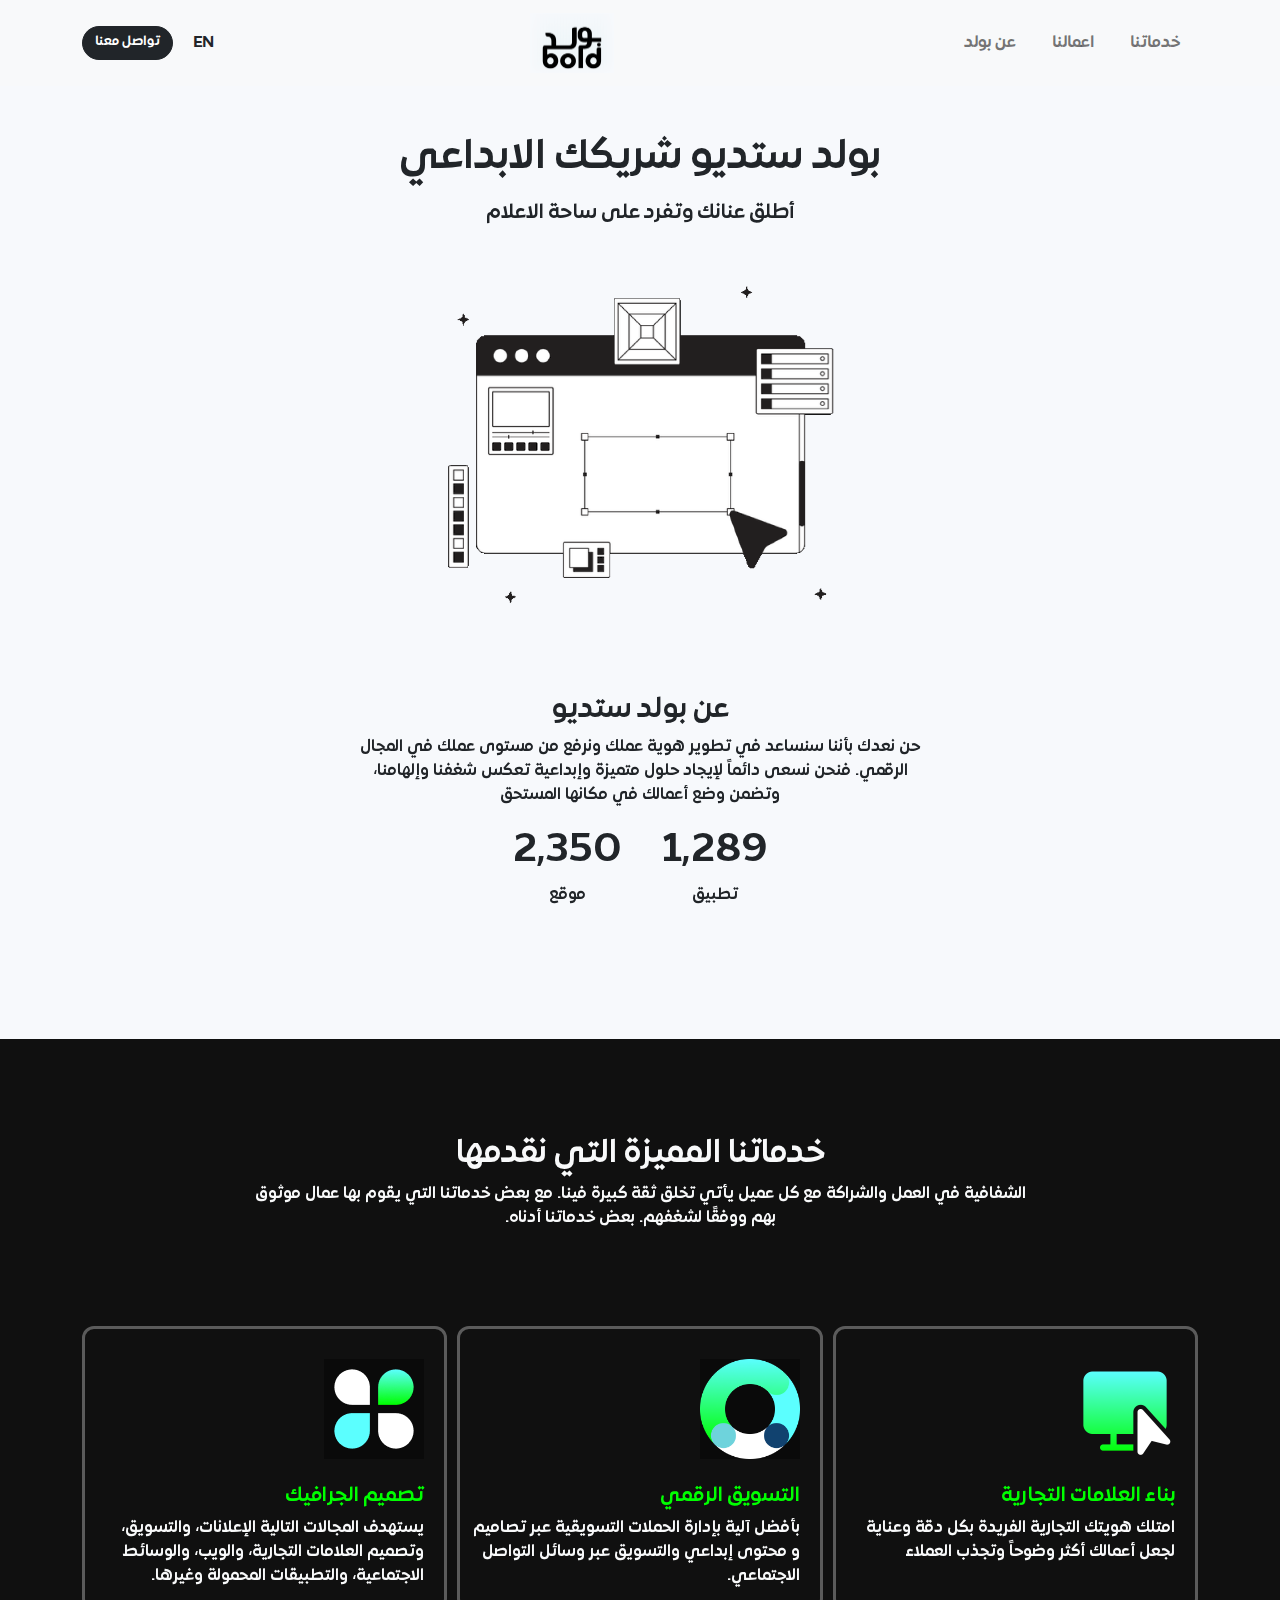
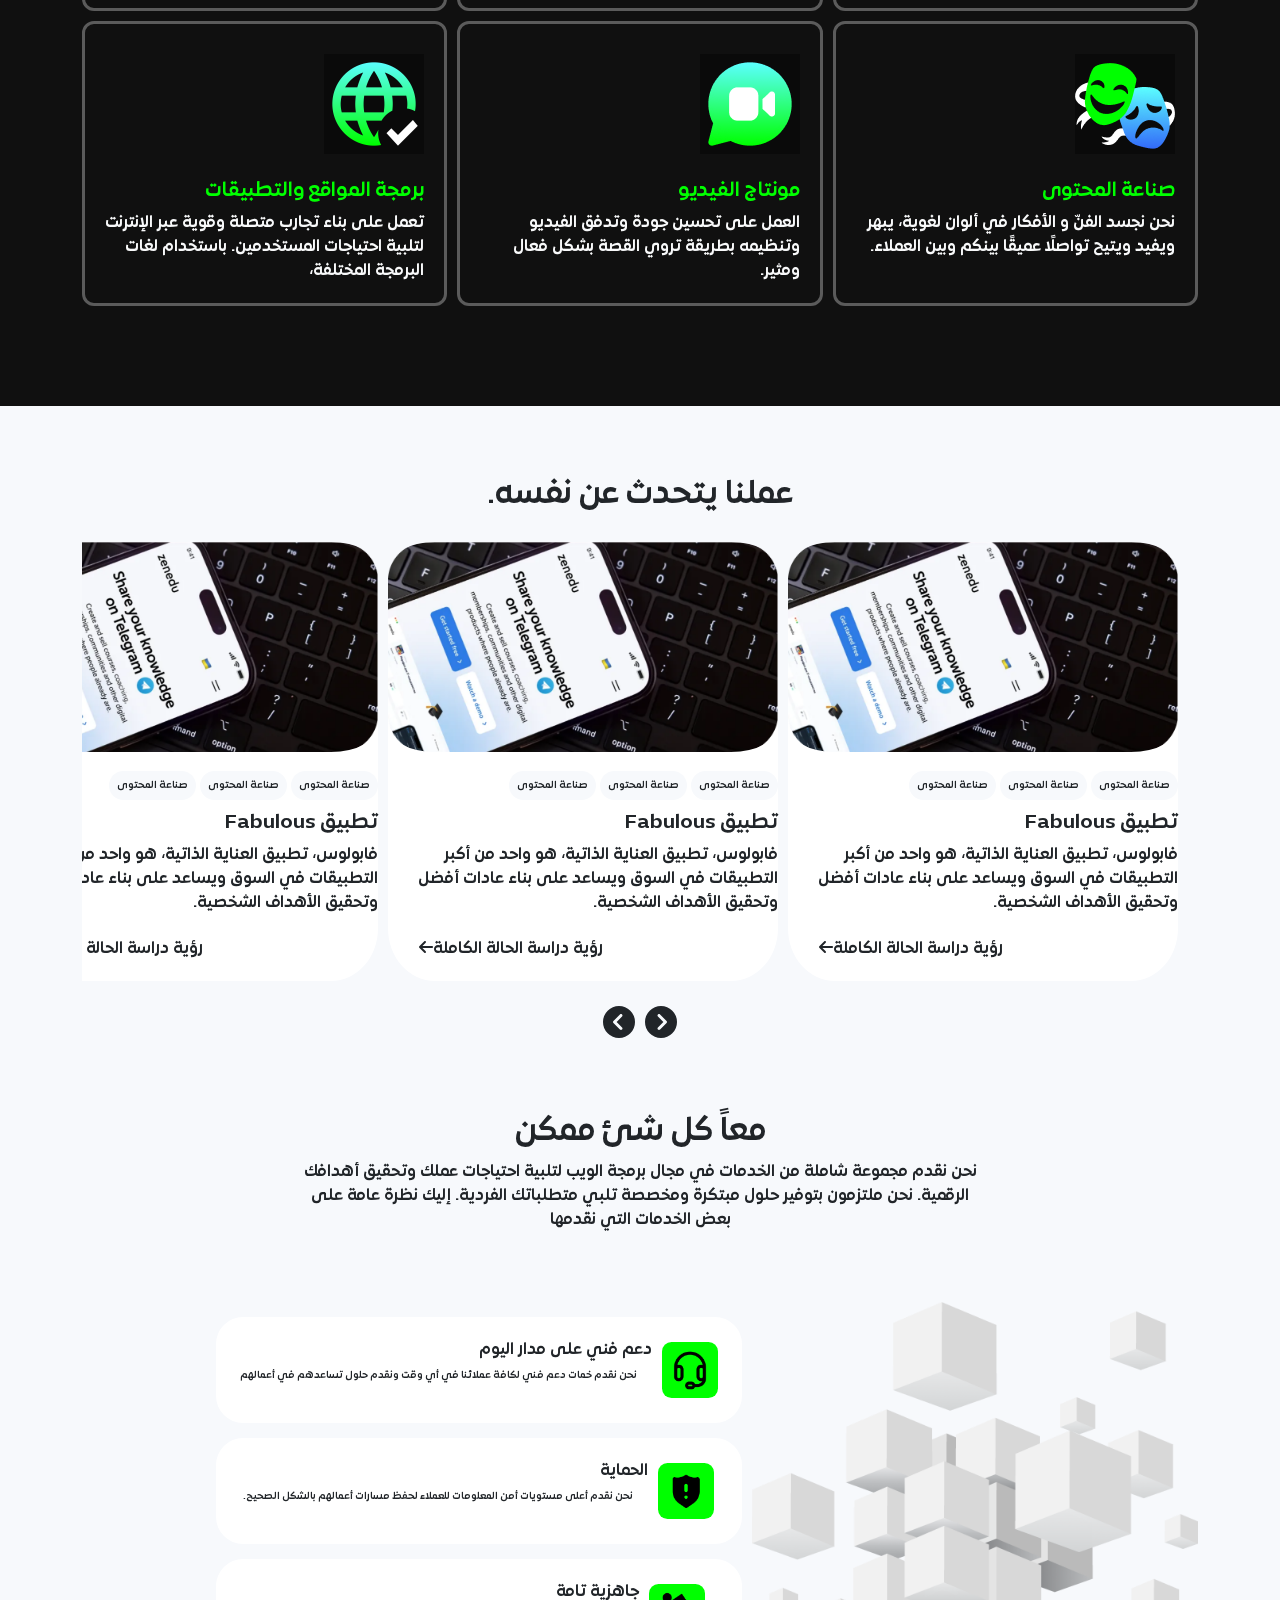
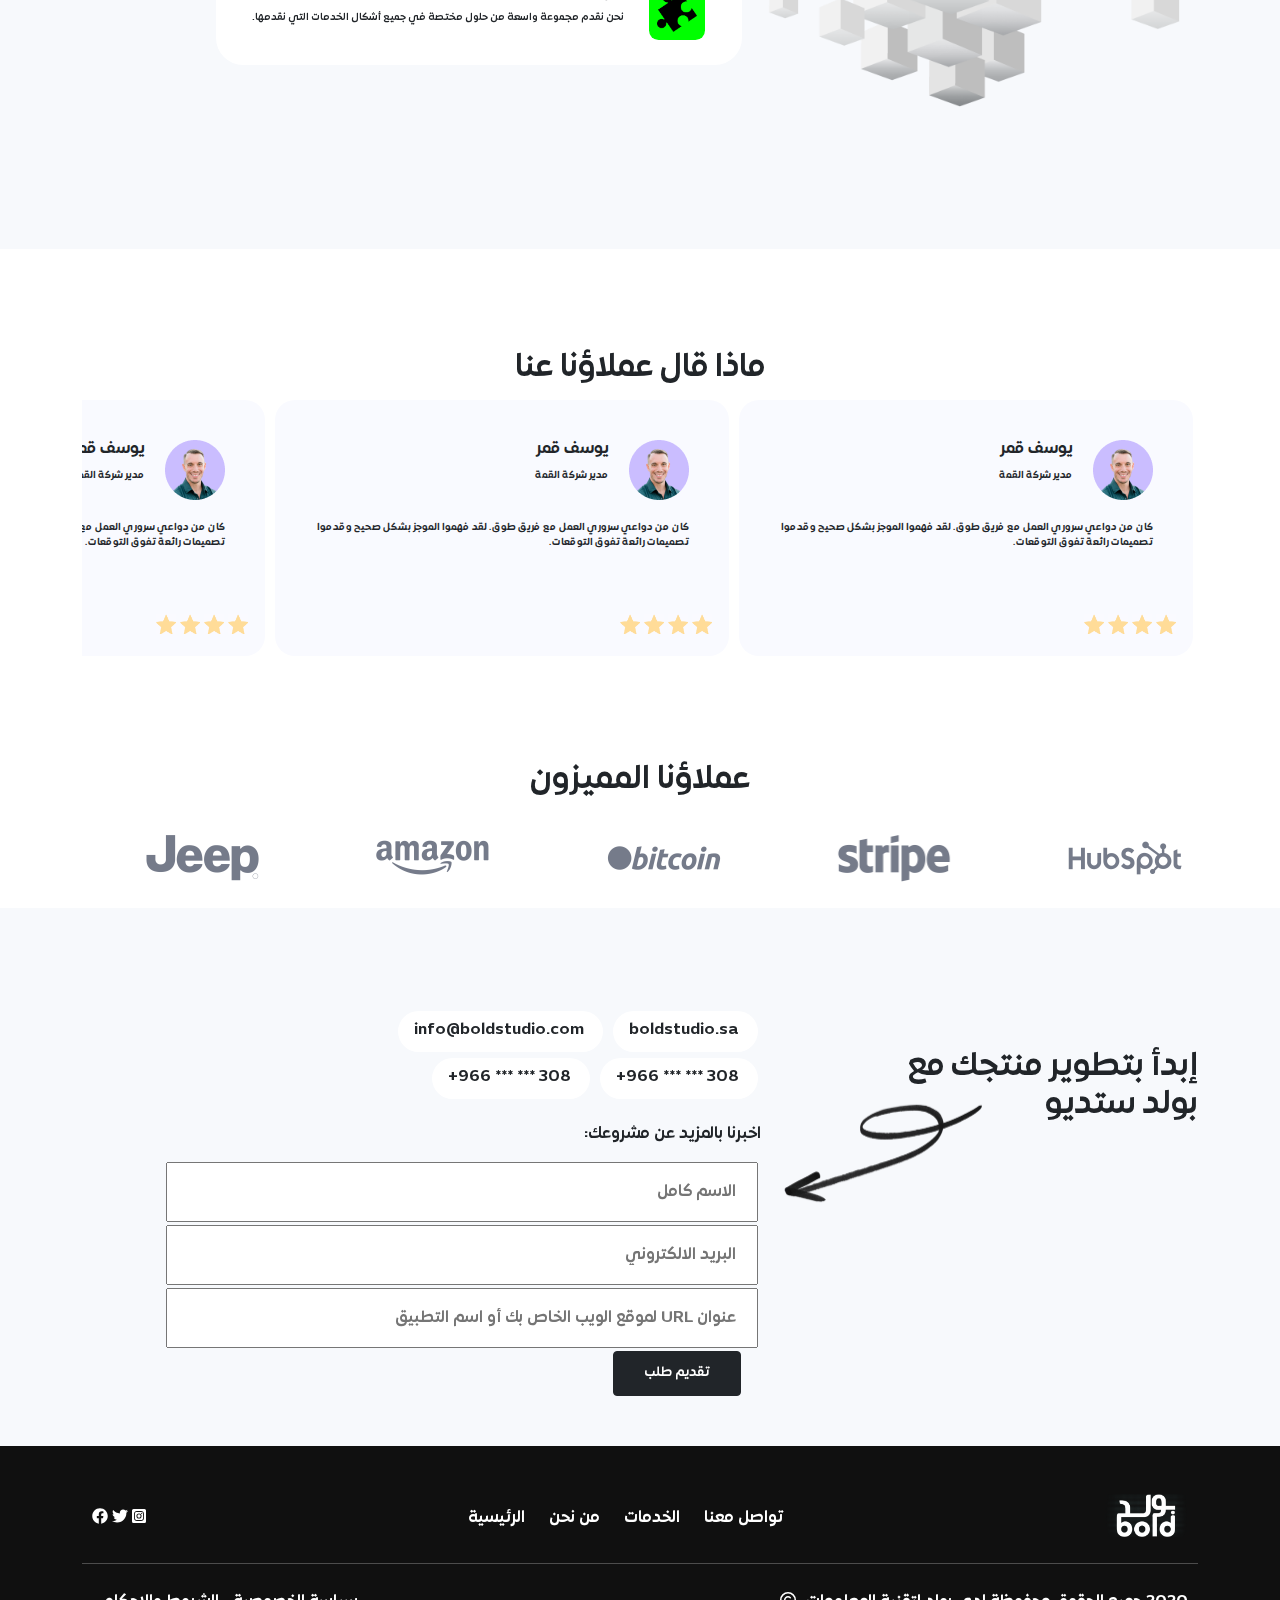
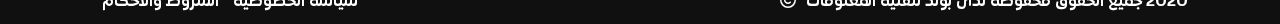
<file: projects/project-1/index.html>
<!DOCTYPE html>
<html dir="rtl" lang="en">
  <head>
    <meta charset="UTF-8" />
    <meta http-equiv="X-UA-Compatible" content="IE=edge" />
    <meta name="viewport" content="width=device-width, initial-scale=1.0" />
    <title>Document Title</title>
    <link
      rel="stylesheet"
      href="https://cdnjs.cloudflare.com/ajax/libs/font-awesome/6.4.2/css/all.min.css"
      integrity="sha512-z3gLpd7yknf1YoNbCzqRKc4qyor8gaKU1qmn+CShxbuBusANI9QpRohGBreCFkKxLhei6S9CQXFEbbKuqLg0DA=="
      crossorigin="anonymous"
      referrerpolicy="no-referrer"
    />
    <link rel="stylesheet" href="./styles/normalize.css" />
    <link rel="stylesheet" href="./styles/bootstrap.min.css" />
    <link rel="stylesheet" href="./styles/all.min.css" />
    <link rel="stylesheet" href="./styles/main.css" />
  </head>
  <body>
    <nav dir="ltr" class="navbar navbar-expand-sm navbar-light bg-light">
      <div class="container">
        <a class="navbar-brand" href="#"
          ><img class="logo" src="./images/phonto 4.png" alt=""
        /></a>
        <button
          class="navbar-toggler d-lg-none"
          type="button"
          data-bs-toggle="collapse"
          data-bs-target="#collapsibleNavId"
          aria-controls="collapsibleNavId"
          aria-expanded="false"
          aria-label="Toggle navigation"
        >
          <span class="navbar-toggler-icon"></span>
        </button>
        <div class="collapse navbar-collapse" id="collapsibleNavId">
          <ul class="navbar-nav me-auto mt-2 mt-lg-0">
            <li class="nav-item">
              <a class="nav-link" href="#">عن بولد</a>
            </li>
            <li class="nav-item">
              <a class="nav-link" href="#">اعمالنا</a>
            </li>
            <li class="nav-item">
              <a class="nav-link" href="#">خدماتنا</a>
            </li>
          </ul>
        </div>
        <div class="cont-lang collapse navbar-collapse" id="collapsibleNavId">
          <span class="btn btn-dark rad"> تواصل معنا </span>
          <span>EN</span>
        </div>
      </div>
    </nav>
    <div class="landing">
      <div class="container text-center">
        <h1 class="text-center fw-bolder mt-5">بولد ستديو شريكك الابداعي</h1>
        <p class="text-center fw-100 mt-3 fs-5">
          أطلق عنانك وتفرد على ساحة الاعلام
        </p>
        <img
          src="./images/online-design-website 1.png"
          class="landing-img"
          alt=""
        />
      </div>
    </div>
    <div class="about mt-5">
      <div class="container text-center">
        <h3>عن بولد ستديو</h3>
        <p>
          حن نعدك بأننا سنساعد في تطوير هوية عملك ونرفع من مستوى عملك في المجال
          الرقمي. فنحن نسعى دائماً لإيجاد حلول متميزة وإبداعية تعكس شغفنا
          وإلهامنا، وتضمن وضع أعمالك في مكانها المستحق
        </p>
        <div class="numbers d-flex">
          <span
            ><h1 class="fw-bolder">1,289</h1>
            <p>تطبيق</p></span
          >
          <span
            ><h1 class="fw-bolder">2,350</h1>
            <p>موقع</p></span
          >
        </div>
      </div>
    </div>
    <div class="services text-light mt-7">
      <div class="container text-center pt-6">
        <h2>خدماتنا المميزة التي نقدمها</h2>
        <p>
          <span>
            الشفافية في العمل والشراكة مع كل عميل يأتي تخلق ثقة كبيرة فينا. مع
            بعض خدماتنا التي يقوم بها عمال موثوق بهم</span
          >
          ووفقًا لشغفهم. بعض خدماتنا أدناه.
        </p>
        <div class="grid mt-6">
          <div class="service">
            <img src="./images/fluent_desktop-cursor-24-filled.png" alt="" />
            <h5>بناء العلامات التجارية</h5>
            <p>
              امتلك هويتك التجارية الفريدة بكل دقة وعناية لجعل أعمالك أكثر
              وضوحاً وتجذب العملاء
            </p>
          </div>
          <div class="service">
            <img src="./images/logos_google-marketing-platform.png" alt="" />
            <h5>التسويق الرقمي</h5>
            <p>
              بأفضل آلية بإدارة الحملات التسويقية عبر تصاميم و محتوى إبداعي
              والتسويق عبر وسائل التواصل الاجتماعي.
            </p>
          </div>
          <div class="service">
            <img src="./images/ri_apps-fill.png" alt="" />
            <h5>تصميم الجرافيك</h5>
            <p>
              يستهدف المجالات التالية الإعلانات، والتسويق، وتصميم العلامات
              التجارية، والويب، والوسائط الاجتماعية، والتطبيقات المحمولة وغيرها.
            </p>
          </div>
          <div class="service">
            <img src="./images/noto-v1_performing-arts.png" alt="" />
            <h5>صناعة المحتوى</h5>
            <p>
              نحن نجسد الفنّ و الأفكار في ألوان لغوية، يبهر ويفيد ويتيح تواصلًا
              عميقًا بينكم وبين العملاء.
            </p>
          </div>
          <div class="service">
            <img src="./images/fluent_chat-video-24-filled.png" alt="" />
            <h5>مونتاج الفيديو</h5>
            <p>
              العمل على تحسين جودة وتدفق الفيديو وتنظيمه بطريقة تروي القصة بشكل
              فعال ومثير.
            </p>
          </div>
          <div class="service">
            <img src="./images/mdi_web-check.png" alt="" />
            <h5>برمجة المواقع والتطبيقات</h5>
            <p>
              تعمل على بناء تجارب متصلة وقوية عبر الإنترنت لتلبية احتياجات
              المستخدمين. باستخدام لغات البرمجة المختلفة،
            </p>
          </div>
        </div>
      </div>
    </div>
    <div class="portfolio">
      <div class="container">
        <h2>عملنا يتحدث عن نفسه.</h2>
        <div class="con">
          <div class="portitem">
            <img src="./images/image 3.png" alt="" />
            <span>صناعة المحتوى</span>
            <span>صناعة المحتوى</span>
            <span>صناعة المحتوى</span>
            <h5>تطبيق Fabulous</h5>
            <p>
              فابولوس، تطبيق العناية الذاتية، هو واحد من أكبر التطبيقات في السوق
              ويساعد على بناء عادات أفضل وتحقيق الأهداف الشخصية.
            </p>
            <div class="pos">
              رؤية دراسة الحالة الكاملة<i class="fa-solid fa-arrow-left"></i>
            </div>
          </div>
          <div class="portitem">
            <img src="./images/image 3.png" alt="" />
            <span>صناعة المحتوى</span>
            <span>صناعة المحتوى</span>
            <span>صناعة المحتوى</span>
            <h5>تطبيق Fabulous</h5>
            <p>
              فابولوس، تطبيق العناية الذاتية، هو واحد من أكبر التطبيقات في السوق
              ويساعد على بناء عادات أفضل وتحقيق الأهداف الشخصية.
            </p>
            <div class="pos">
              رؤية دراسة الحالة الكاملة<i class="fa-solid fa-arrow-left"></i>
            </div>
          </div>
          <div class="portitem">
            <img src="./images/image 3.png" alt="" />
            <span>صناعة المحتوى</span>
            <span>صناعة المحتوى</span>
            <span>صناعة المحتوى</span>
            <h5>تطبيق Fabulous</h5>
            <p>
              فابولوس، تطبيق العناية الذاتية، هو واحد من أكبر التطبيقات في السوق
              ويساعد على بناء عادات أفضل وتحقيق الأهداف الشخصية.
            </p>
            <div class="pos">
              رؤية دراسة الحالة الكاملة<i class="fa-solid fa-arrow-left"></i>
            </div>
          </div>
          <div class="portitem">
            <img src="./images/image 3.png" alt="" />
            <span>صناعة المحتوى</span>
            <span>صناعة المحتوى</span>
            <span>صناعة المحتوى</span>
            <h5>تطبيق Fabulous</h5>
            <p>
              فابولوس، تطبيق العناية الذاتية، هو واحد من أكبر التطبيقات في السوق
              ويساعد على بناء عادات أفضل وتحقيق الأهداف الشخصية.
            </p>
            <div class="pos">
              رؤية دراسة الحالة الكاملة<i class="fa-solid fa-arrow-left"></i>
            </div>
          </div>
          <div class="portitem">
            <img src="./images/image 3.png" alt="" />
            <span>صناعة المحتوى</span>
            <span>صناعة المحتوى</span>
            <span>صناعة المحتوى</span>
            <h5>تطبيق Fabulous</h5>
            <p>
              فابولوس، تطبيق العناية الذاتية، هو واحد من أكبر التطبيقات في السوق
              ويساعد على بناء عادات أفضل وتحقيق الأهداف الشخصية.
            </p>
            <div class="pos">
              رؤية دراسة الحالة الكاملة<i class="fa-solid fa-arrow-left"></i>
            </div>
          </div>
        </div>
        <div class="controler">
          <i
            onclick="portright()"
            class="fa-solid fa-circle-chevron-right fa-2x"
          ></i
          ><i
            onclick="portleft()"
            class="fa-solid fa-circle-chevron-left fa-2x"
          ></i>
        </div>
        <script>
          let conport = document.querySelector(
            ".portfolio > .container > .con"
          );
          l = setInterval(() => {
            conport.scrollLeft -= 400;
            if (
              conport.clientWidth - conport.scrollWidth - conport.scrollLeft ===
              0
            ) {
              conport.scrollLeft = 0;
            }
          }, 3000);
          function portright() {
            conport.scrollLeft += 390;
          }
          function portleft() {
            conport.scrollLeft -= 390;
          }
        </script>
      </div>
    </div>
    <section style="background-color: #f7f9fc">
      <div class="container">
        <div class="header">
          <h2>معاً كل شئ ممكن</h2>
          <p>
            نحن نقدم مجموعة شاملة من الخدمات في مجال برمجة الويب لتلبية احتياجات
            عملك وتحقيق أهدافك الرقمية. نحن ملتزمون بتوفير حلول مبتكرة ومخصصة
            تلبي متطلباتك الفردية. إليك نظرة عامة على بعض الخدمات التي نقدمها
          </p>
        </div>
        <div class="secContent">
          <img src="./images/Group 75.png" alt="" />
          <div class="bars">
            <div class="bar">
              <img src="./images/support (1).png" alt="" />
              <span>
                <h6>دعم فني على مدار اليوم</h6>
                <p>
                  نحن نقدم خمات دعم فني لكافة عملائنا في أي وقت ونقدم حلول
                  تساعدهم في أعمالهم
                </p>
              </span>
            </div>
            <div class="bar">
              <img src="./images/security-warning 2.png" alt="" />
              <span>
                <h6>الحماية</h6>
                <p>
                  نحن نقدم أعلى مستويات أمن المعلومات للعملاء لحفظ مسارات
                  أعمالهم بالشكل الصحيح.
                </p>
              </span>
            </div>
            <div class="bar">
              <img src="./images/business-solutions.png" alt="" />
              <span>
                <h6>جاهزية تامة</h6>
                <p>
                  نحن نقدم مجموعة واسعة من حلول مختصة في جميع أشكال الخدمات التي
                  نقدمها.
                </p>
              </span>
            </div>
          </div>
        </div>
      </div>
    </section>
    <div class="reacts">
      <div class="container">
        <div class="section1">
          <h2>ماذا قال عملاؤنا عنا</h2>
          <div class="d-grid">
            <div class="client">
              <div class="d-flex">
                <img src="./images/Ellipse 37 (1).png" alt="" />
                <div class="ac">
                  <h6>يوسف قمر</h6>
                  <p>مدير شركة القمة</p>
                </div>
              </div>
              <p>
                كان من دواعي سروري العمل مع فريق طوق. لقد فهموا الموجز بشكل صحيح
                وقدموا تصميمات رائعة تفوق التوقعات.
              </p>
              <div class="stars">
                <img src="./images/Star 1.png" alt="" />
                <img src="./images/Star 1.png" alt="" />
                <img src="./images/Star 1.png" alt="" />
                <img src="./images/Star 1.png" alt="" />
              </div>
            </div>
            <div class="client">
              <div class="d-flex">
                <img src="./images/Ellipse 37 (1).png" alt="" />
                <div class="ac">
                  <h6>يوسف قمر</h6>
                  <p>مدير شركة القمة</p>
                </div>
              </div>
              <p>
                كان من دواعي سروري العمل مع فريق طوق. لقد فهموا الموجز بشكل صحيح
                وقدموا تصميمات رائعة تفوق التوقعات.
              </p>
              <div class="stars">
                <img src="./images/Star 1.png" alt="" />
                <img src="./images/Star 1.png" alt="" />
                <img src="./images/Star 1.png" alt="" />
                <img src="./images/Star 1.png" alt="" />
              </div>
            </div>
            <div class="client">
              <div class="d-flex">
                <img src="./images/Ellipse 37 (1).png" alt="" />
                <div class="ac">
                  <h6>يوسف قمر</h6>
                  <p>مدير شركة القمة</p>
                </div>
              </div>
              <p>
                كان من دواعي سروري العمل مع فريق طوق. لقد فهموا الموجز بشكل صحيح
                وقدموا تصميمات رائعة تفوق التوقعات.
              </p>
              <div class="stars">
                <img src="./images/Star 1.png" alt="" />
                <img src="./images/Star 1.png" alt="" />
                <img src="./images/Star 1.png" alt="" />
                <img src="./images/Star 1.png" alt="" />
              </div>
            </div>
          </div>
        </div>
        <div class="section2">
          <h2>عملاؤنا المميزون</h2>
          <div class="d-flex">
            <img src="./images/Frame 2.png" alt="" />
            <img src="./images/sprit.png" alt="" />
            <img src="./images/Frame 3.png" alt="" />
            <img src="./images/Frame 4.png" alt="" />
            <img src="./images/Frame jeep.png" alt="" />
            <img src="./images/Frame uber.png" alt="" />
          </div>
          <script>
            let cli = document.querySelector(".section2 .d-flex");
            setInterval(() => {
              cli.scrollLeft -=  103;
              if (cli.clientWidth - cli.scrollWidth - cli.scrollLeft === 0) {
                cli.scrollLeft = 0;
              }
            }, 1000);
          </script>
        </div>
      </div>
    </div>
    <div class="contact">
      <div class="container">
        <div class="newsec1">
          <h2>إبدأ بتطوير منتجك مع بولد ستديو</h2>
          <img src="./images/arow.png" alt="" />
        </div>
        <div class="newsec2">
          <div class="spancon">
            <span>boldstudio.sa</span>
            <span>info@boldstudio.com</span><br />
            <span dir="ltr">+966 *** *** 308</span>
            <span dir="ltr">+966 *** *** 308</span>
          </div>
          <form action="">
            <p>اخبرنا بالمزيد عن مشروعك:</p>
            <input type="text" placeholder="الاسم كامل" />
            <input type="email" placeholder="البريد الالكتروني" />
            <input
              type="text"
              placeholder="عنوان URL لموقع الويب الخاص بك أو اسم التطبيق"
            />
            <button class="btn btn-dark two">تقديم طلب</button>
          </form>
        </div>
      </div>
    </div>
    <footer>
      <div class="container">
        <div class="top">
          <div class="logo">
            <img src="./images/phonto 6.png" alt="" />
          </div>
          <div class="links">
            <a href="" class="link">تواصل معنا</a>
            <a href="" class="link">الخدمات</a>
            <a href="" class="link">من نحن</a>
            <a href="" class="link">الرئيسية</a>
          </div>
          <div class="social">
            <i class="fa-brands fa-square-instagram"></i>
            <i class="fa-brands fa-twitter"></i>
            <i class="fa-brands fa-facebook"></i>
          </div>
        </div>
        <hr />
        <div class="bottom">
          <div>
            2020 جميع الحقوق محفوظة لدى بولد لتقنية المعلومات<i
              style="margin-right: 10px"
              class="fa-regular fa-copyright"
            ></i>
          </div>
          <div>
            <a>سياسة الخصوصية</a>
            <a style="margin: 10px">الشروط والاحكام</a>
          </div>
        </div>
      </div>
    </footer>
    <script src="./scripts/bootstrap.bundle.min.js"></script>
    <script src="./scripts/all.min.js"></script>
  </body>
</html>
</file>
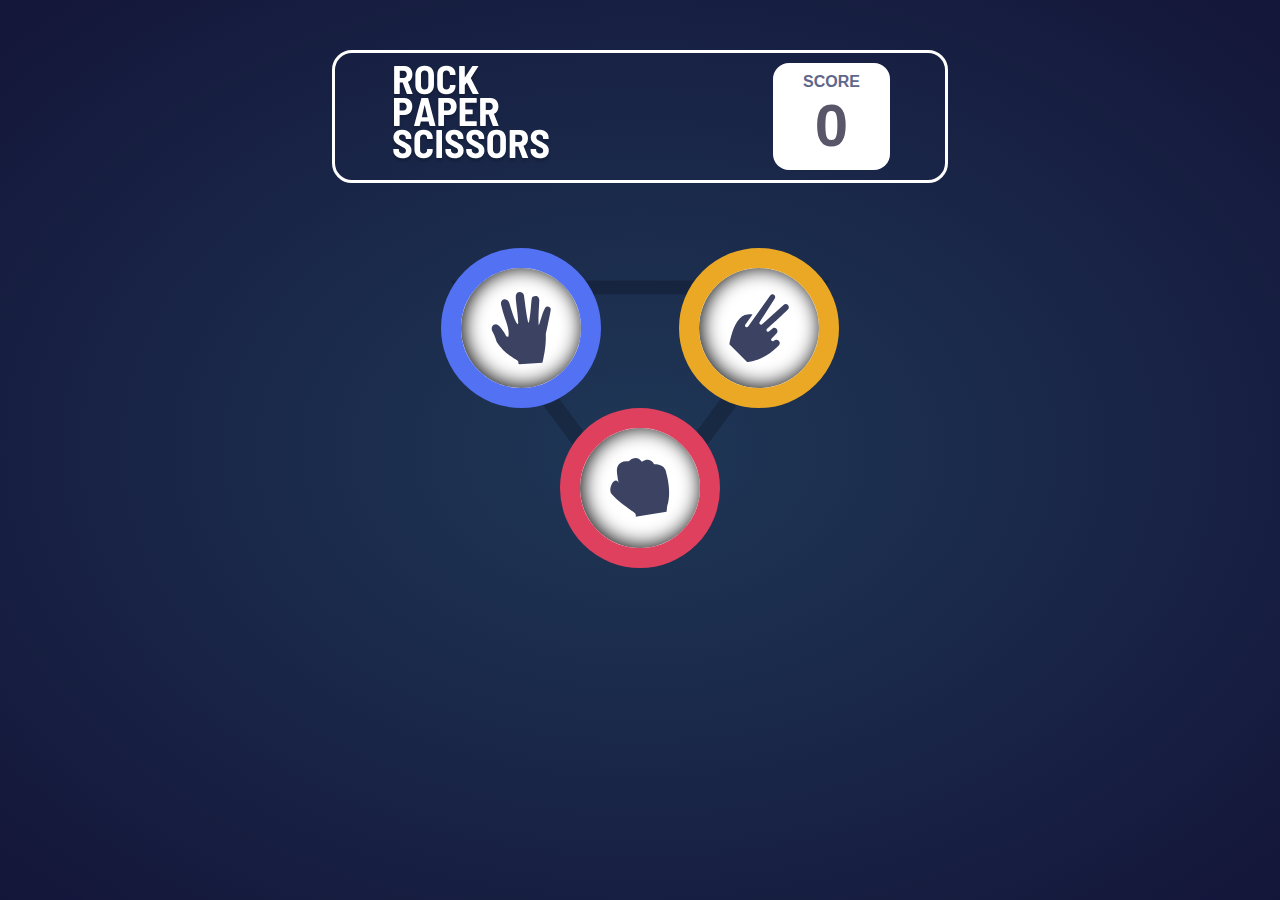
<file: projects/games/rock paper scissors/index.html>
<!DOCTYPE html>
<html lang="en">
  <head>
    <meta charset="UTF-8" />
    <meta http-equiv="X-UA-Compatible" content="IE=edge" />
    <meta name="viewport" content="width=device-width, initial-scale=1.0" />
    <title>Document Title</title>
    <link rel="stylesheet" href="./styles/normalize.css" />
    <link rel="stylesheet" href="./styles/main.css" />
  </head>
  <body>
    <header>
      <div class="name">
        <img src="./images/logo.svg" alt="" />
      </div>
      <div class="score">
        <h6>SCORE</h6>
        <h1>0</h1>
      </div>
    </header>
    <div class="result"></div>
    <div class="site comparison none">
      <div class="you">
        <h2>YOU</h2>
        <div class="action"></div>
      </div>
      <div class="computer">
        <h2>COMPUTER</h2>
        <div class="action"></div>
      </div>
    </div>
    <div class="site select">
      <div class="action paper">
        <img src="./images/icon-paper.svg" alt="" />
      </div>
      <div class="action scissors">
        <img src="./images/icon-scissors.svg" alt="" />
      </div>
      <div class="action rock"><img src="./images/icon-rock.svg" alt="" /></div>
    </div>
    <script src="./scripts/main.js"></script>
  </body>
</html>
</file>
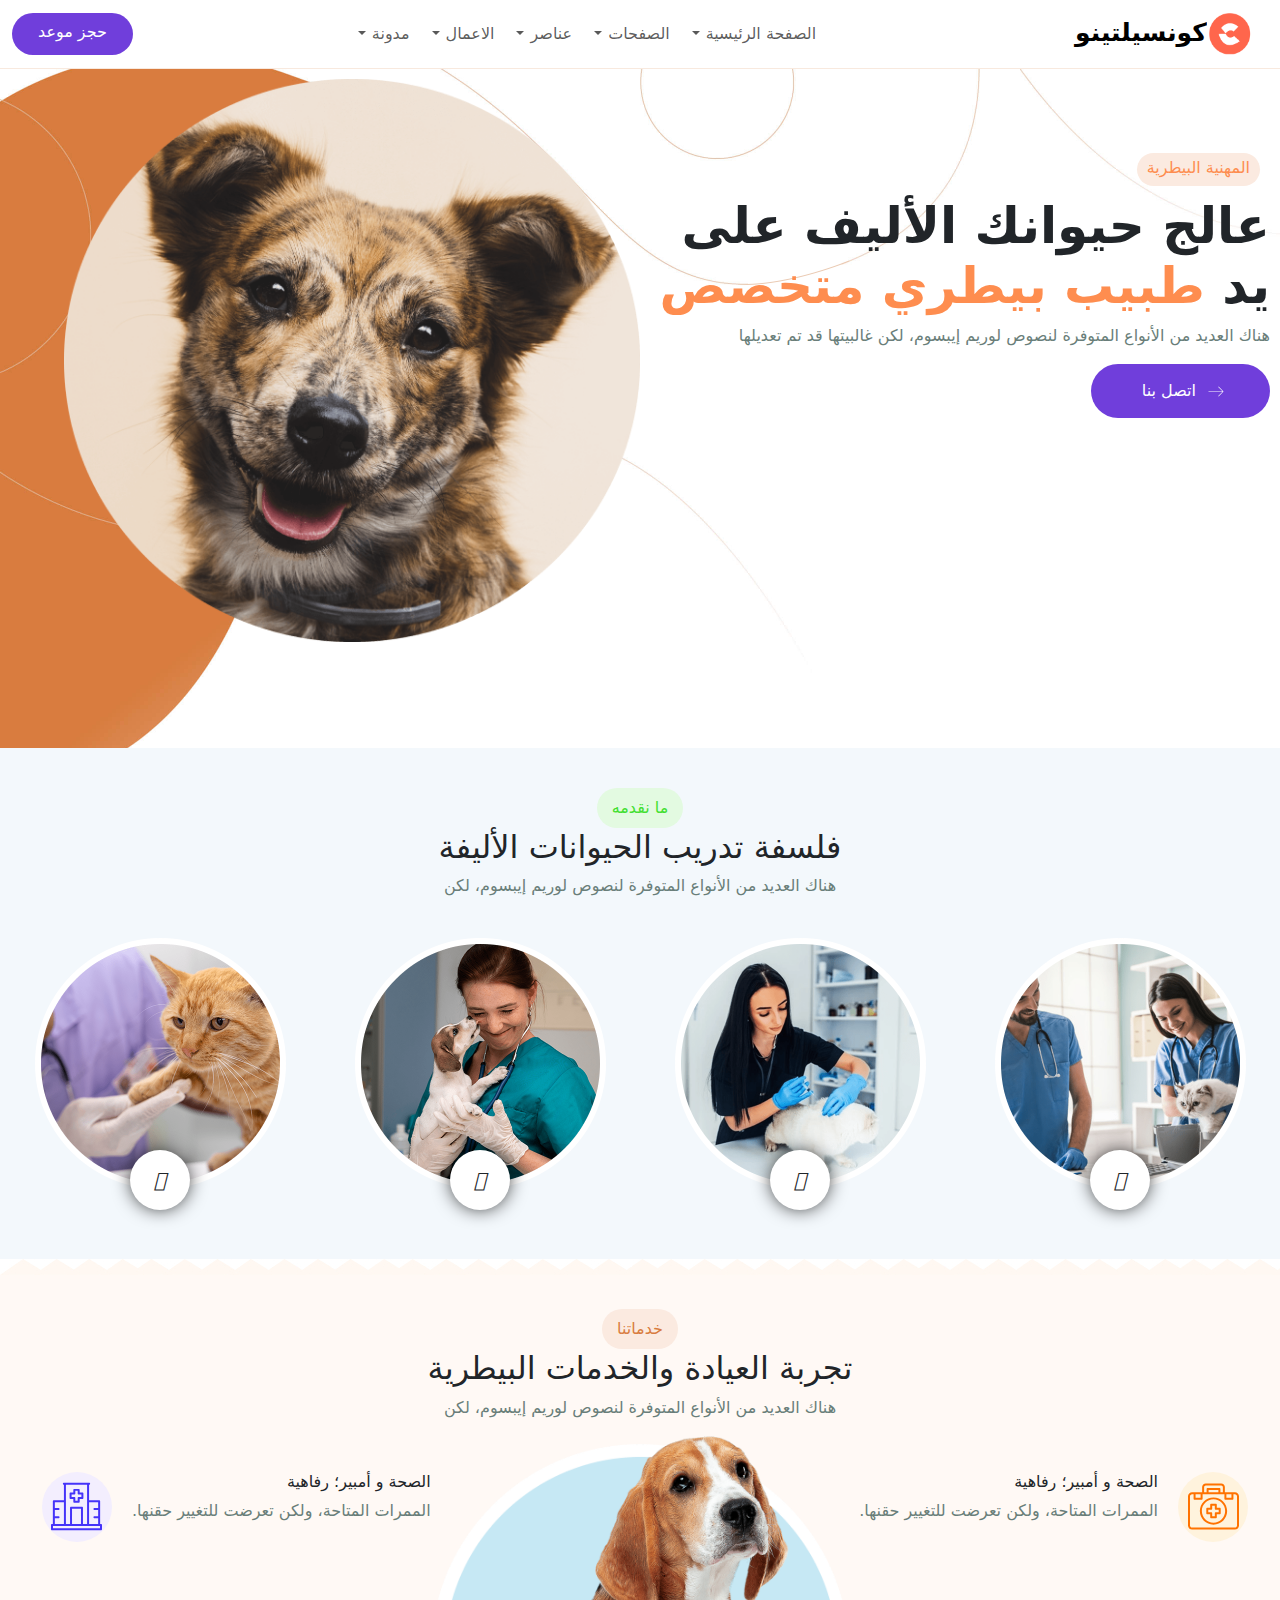
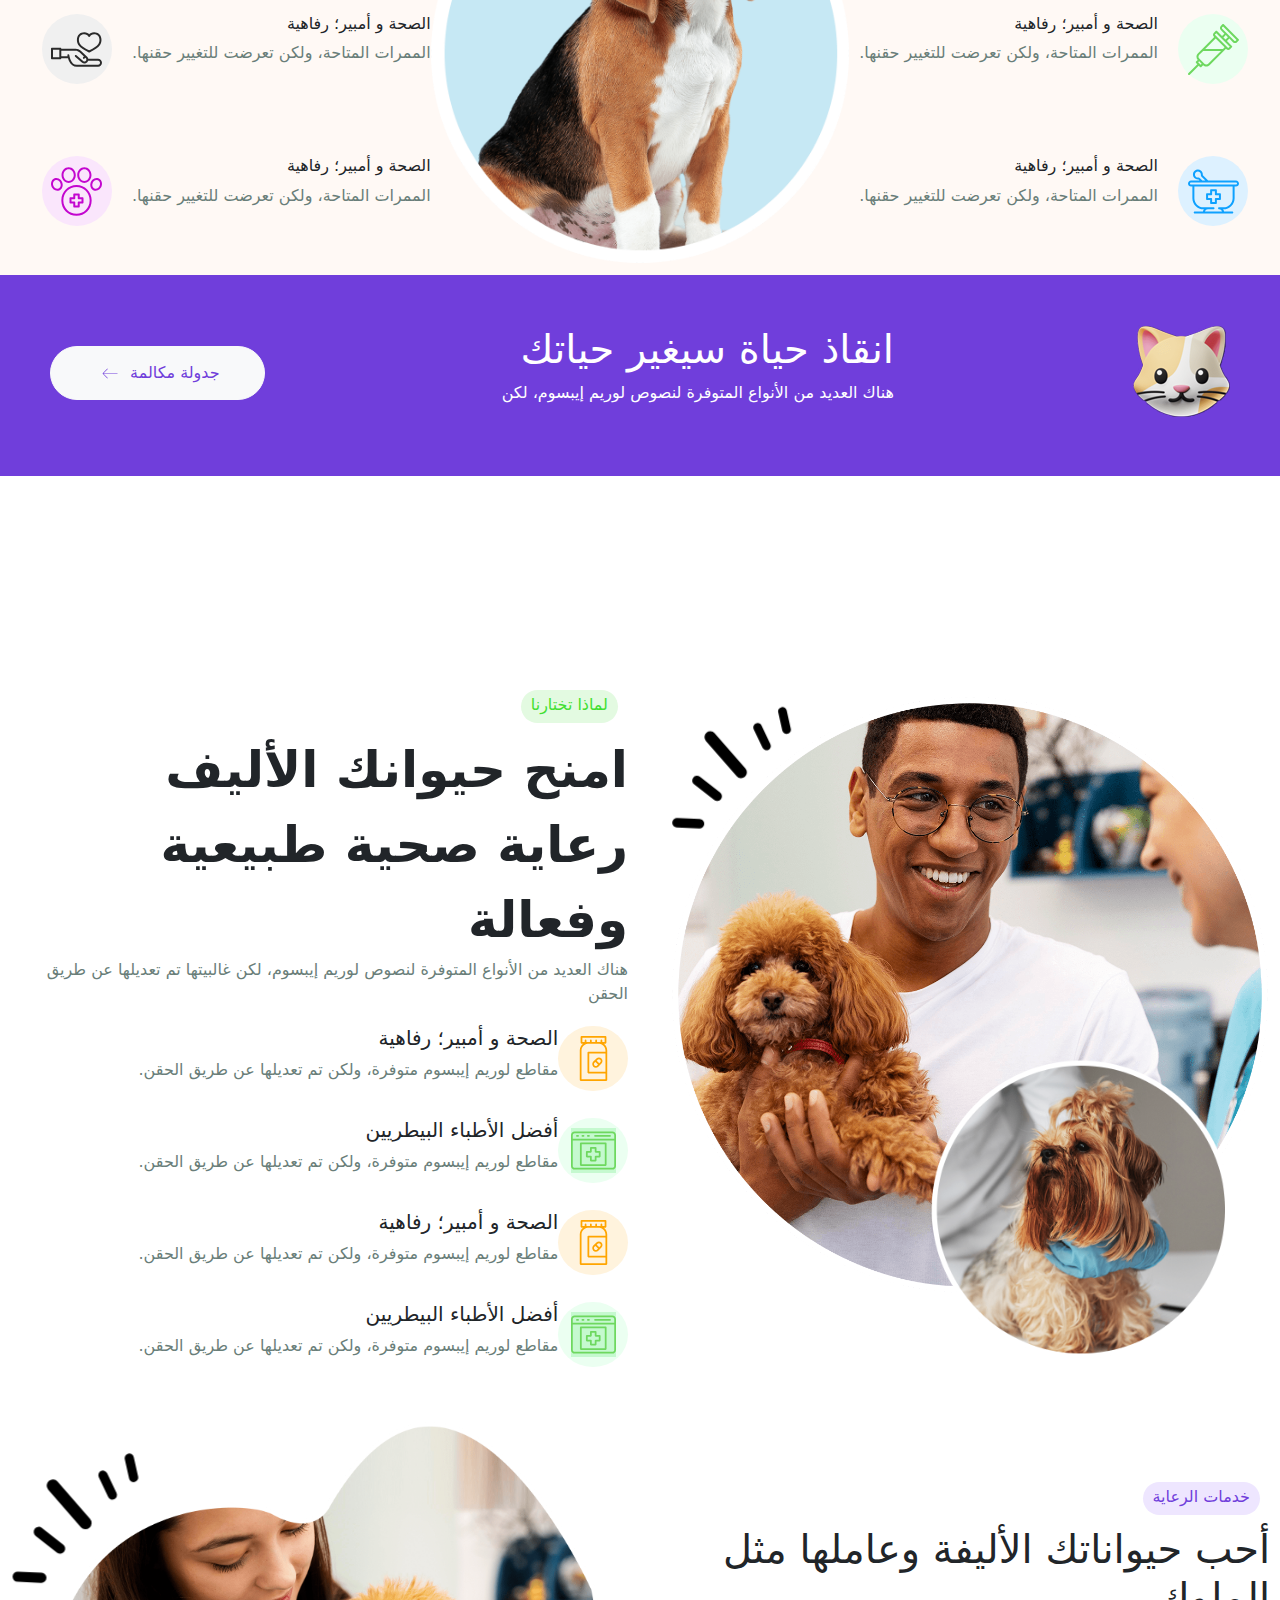
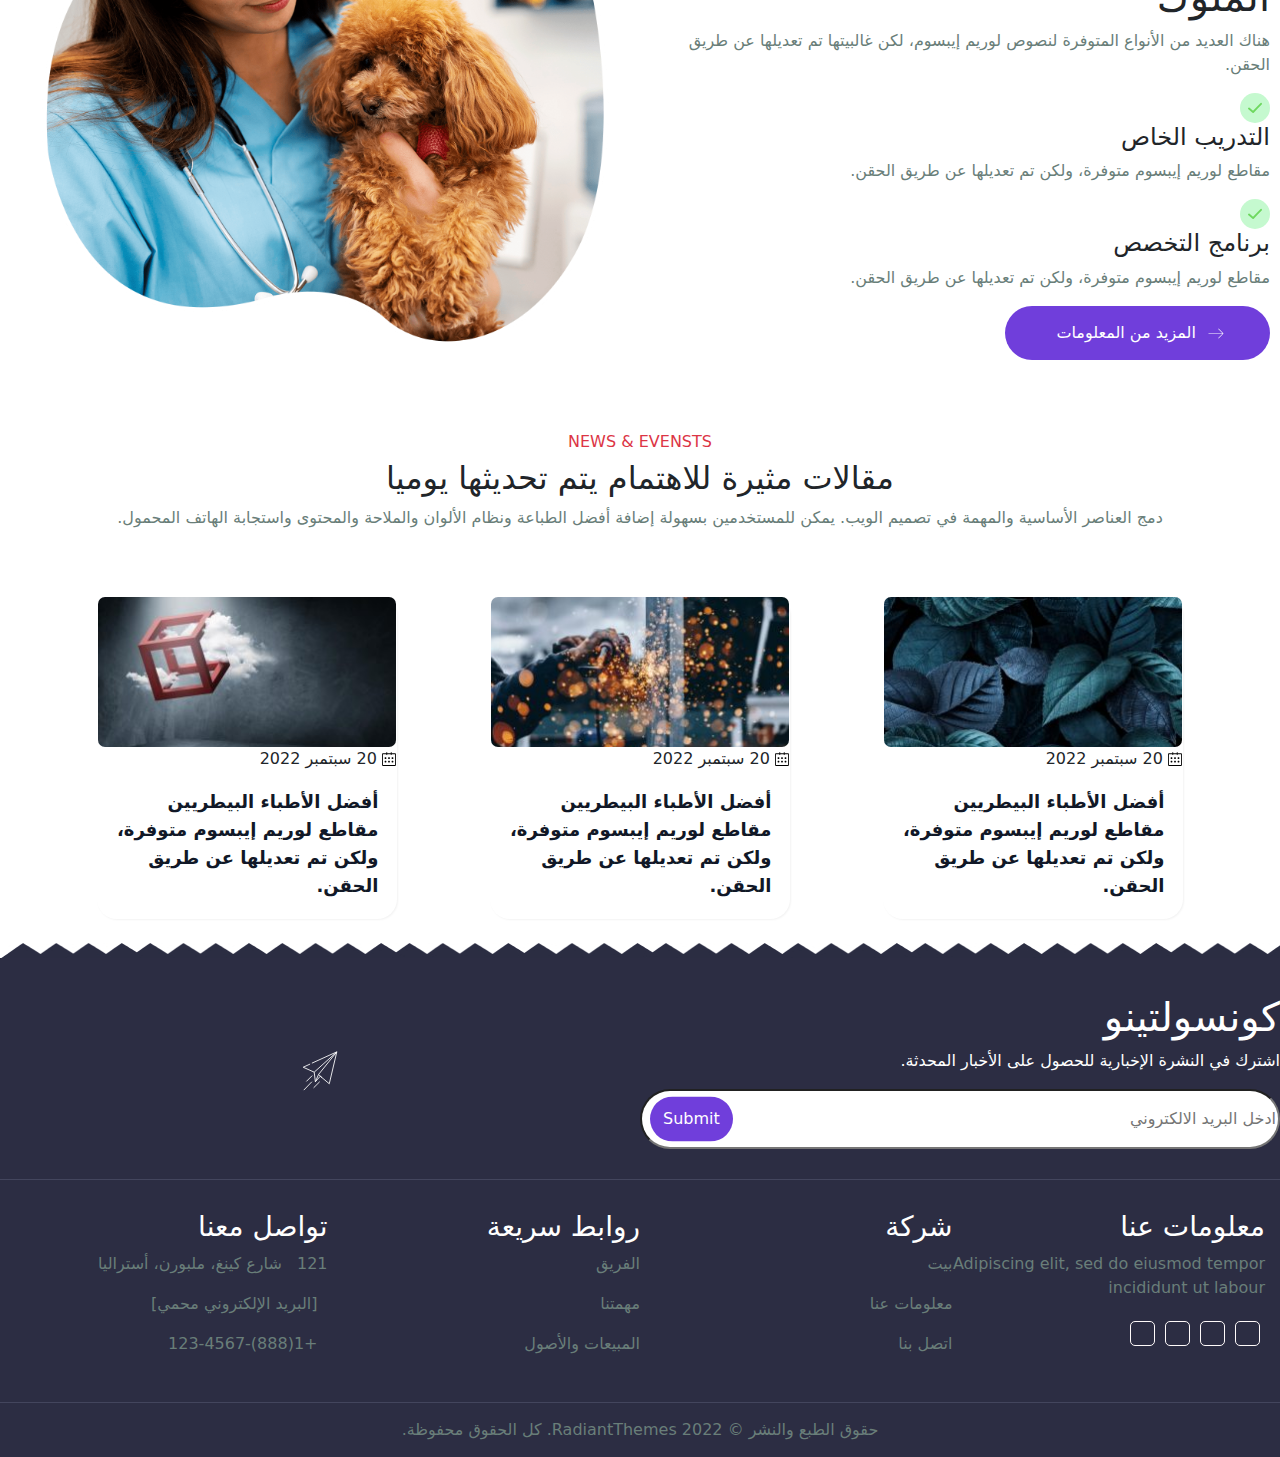
<file: projects/project-2/1/index.html>
<!DOCTYPE html>
<html dir="rtl" lang="ar">
  <head>
    <meta charset="UTF-8" />
    <meta http-equiv="X-UA-Compatible" content="IE=edge" />
    <meta name="viewport" content="width=device-width, initial-scale=1.0" />
    <title>كونسيلتينو/Conseltino</title>
    <link rel="stylesheet" href="./assets/styles/normalize.css" />
    <link
      rel="stylesheet"
      href="./assets/bootstrap-5.3.2-dist/css/bootstrap.min.css"
    />
    <link
      rel="stylesheet"
      href="https://cdnjs.cloudflare.com/ajax/libs/font-awesome/6.4.2/css/all.min.css"
      integrity="sha512-z3gLpd7yknf1YoNbCzqRKc4qyor8gaKU1qmn+CShxbuBusANI9QpRohGBreCFkKxLhei6S9CQXFEbbKuqLg0DA=="
      crossorigin="anonymous"
      referrerpolicy="no-referrer"
    />
    <link rel="stylesheet" href="./assets/styles/main.css" />
  </head>
  <body>
    <nav class="navbar navbar-expand-sm">
      <div class="container">
        <a class="navbar-brand" href="#">
          <img src="./assets/img/im-nav.png" alt="" />كونسيلتينو
        </a>
        <button
          class="navbar-toggler d-lg-none"
          type="button"
          data-bs-toggle="collapse"
          data-bs-target="#collapsibleNavId"
          aria-controls="collapsibleNavId"
          aria-expanded="false"
          aria-label="Toggle navigation"
        >
          <span class="navbar-toggler-icon"></span>
        </button>
        <div class="collapse navbar-collapse" id="collapsibleNavId">
          <ul class="navbar-nav mt-2 mt-lg-0">
            <li class="nav-item dropdown">
              <a
                class="nav-link dropdown-toggle"
                href="#"
                id="dropdownId"
                data-bs-toggle="dropdown"
                aria-haspopup="true"
                aria-expanded="false"
                >الصفحة الرئيسية</a
              >
              <div class="dropdown-menu" aria-labelledby="dropdownId"></div>
            </li>
            <li class="nav-item dropdown">
              <a
                class="nav-link dropdown-toggle"
                href="#"
                id="dropdownId"
                data-bs-toggle="dropdown"
                aria-haspopup="true"
                aria-expanded="false"
                >الصفحات</a
              >
              <div class="dropdown-menu" aria-labelledby="dropdownId"></div>
            </li>
            <li class="nav-item dropdown">
              <a
                class="nav-link dropdown-toggle"
                href="#"
                id="dropdownId"
                data-bs-toggle="dropdown"
                aria-haspopup="true"
                aria-expanded="false"
                >عناصر</a
              >
              <div class="dropdown-menu" aria-labelledby="dropdownId"></div>
            </li>
            <li class="nav-item dropdown">
              <a
                class="nav-link dropdown-toggle"
                href="#"
                id="dropdownId"
                data-bs-toggle="dropdown"
                aria-haspopup="true"
                aria-expanded="false"
                >الاعمال</a
              >
              <div class="dropdown-menu" aria-labelledby="dropdownId"></div>
            </li>
            <li class="nav-item dropdown">
              <a
                class="nav-link dropdown-toggle"
                href="#"
                id="dropdownId"
                data-bs-toggle="dropdown"
                aria-haspopup="true"
                aria-expanded="false"
                >مدونة</a
              >
              <div class="dropdown-menu" aria-labelledby="dropdownId"></div>
            </li>
          </ul>
        </div>
        <a href="#" target="_blank" type="button" class="btn small btn-703edb"
          >حجز موعد</a
        >
      </div>
    </nav>
    <div class="landing">
      <div class="sec1">
        <span class="btn-color btn-orange"> المهنية البيطرية </span>
        <h1 class="text">
          عالج حيوانك الأليف على يد
          <span class="orange">طبيب بيطري متخصص</span>
        </h1>
        <p>
          هناك العديد من الأنواع المتوفرة لنصوص لوريم إيبسوم، لكن غالبيتها قد تم
          تعديلها
        </p>
        <a
          href="https://consultino.radiantthemes.com/contact-creative/"
          target="_blank"
          type="button"
          class="btn btn-703edb big"
        >
          <svg
            version="1.1"
            id="Capa_1"
            xmlns="http://www.w3.org/2000/svg"
            xmlns:xlink="http://www.w3.org/1999/xlink"
            x="0px"
            y="0px"
            viewBox="0 0 227.096 227.096"
            style="enable-background: new 0 0 227.096 227.096"
            xml:space="preserve"
            width="30"
            height="15"
          >
            <g>
              <g>
                <polygon
                  style="fill: #fff"
                  points="152.835,39.285 146.933,45.183 211.113,109.373 0,109.373 0,117.723 211.124,117.723 
			146.933,181.902 152.835,187.811 227.096,113.55 		"
                ></polygon>
              </g>
            </g>
          </svg>
          اتصل بنا
        </a>
      </div>
      <div class="sec2"><img src="./assets/img/Dog.png" alt="" /></div>
    </div>
    <section class="section1">
      <span class="bg-green-center">ما نقدمه</span>
      <h2>فلسفة تدريب الحيوانات الأليفة</h2>
      <p>هناك العديد من الأنواع المتوفرة لنصوص لوريم إيبسوم، لكن</p>
      <div class="d-flex flex-wrap justify-content-around">
        <div class="image">
          <img
            src="./assets/img/Pet-care-2x-06-min-prnpfmllvrw224u35v303qzj1kbpuwqko29njsom8e.png"
            alt=""
          />
          <span><i class="fa-solid fa-arrow-right-long"></i></span>
        </div>
        <div class="image">
          <img
            src="./assets/img/Pet-care-2x-07-min-prnpfqcyn417ckomjwpidq1df3t6pp5i0kvlgwj1ji.png"
            alt=""
          />
          <span><i class="fa-solid fa-arrow-right-long"></i></span>
        </div>
        <div class="image">
          <img
            src="./assets/img/Pet-care-2x-08-min-prnpfoha9fympcrcuvw98qig8c2gaay1cbkmicltvy.png"
            alt=""
          />
          <span><i class="fa-solid fa-arrow-right-long"></i></span>
        </div>
        <div class="image">
          <img
            src="./assets/img/Pet-care-2x-09-min-prnpfqcyn417ckomjwpidq1df3t6pp5i0kvlgwj1ji.png"
            alt=""
          />
          <span><i class="fa-solid fa-arrow-right-long"></i></span>
        </div>
      </div>
    </section>
    <section class="section2">
      <div class="txt-sec">
        <span class="serverse-center">خدماتنا</span>
        <h2>تجربة العيادة والخدمات البيطرية</h2>
        <p>هناك العديد من الأنواع المتوفرة لنصوص لوريم إيبسوم، لكن</p>
      </div>
      <div class="d-flex">
        <div class="icons">
          <div class="con d-flex">
            <div class="icon ico-orange">
              <svg
                xmlns="http://www.w3.org/2000/svg"
                id="Capa_1"
                height="51"
                viewBox="0 0 512 512"
                width="51"
              >
                <g>
                  <path
                    d="m256 164.444c-75.533 0-136.983 61.45-136.983 136.982s61.45 136.983 136.983 136.983 136.983-61.45 136.983-136.982-61.45-136.983-136.983-136.983zm0 253.965c-64.504 0-116.983-52.479-116.983-116.982s52.479-116.983 116.983-116.983 116.983 52.479 116.983 116.982-52.479 116.983-116.983 116.983z"
                  ></path>
                  <path
                    d="m318.39 268.3h-29.263v-29.263c0-5.522-4.477-10-10-10h-46.255c-5.523 0-10 4.478-10 10v29.263h-29.262c-5.523 0-10 4.478-10 10v46.255c0 5.522 4.477 10 10 10h29.263v29.263c0 5.522 4.477 10 10 10h46.255c5.523 0 10-4.478 10-10v-29.263h29.263c5.523 0 10-4.478 10-10v-46.255c-.001-5.523-4.478-10-10.001-10zm-10 46.255h-29.263c-5.523 0-10 4.478-10 10v29.263h-26.255v-29.263c0-5.522-4.477-10-10-10h-29.262v-26.255h29.263c5.523 0 10-4.478 10-10v-29.263h26.255v29.263c0 5.522 4.477 10 10 10h29.263v26.255z"
                  ></path>
                  <path
                    d="m470.541 112.15h-100.492v-50.962c0-20.205-16.429-36.643-36.623-36.643h-154.853c-20.194 0-36.623 16.438-36.623 36.643v50.963h-100.491c-22.86-.001-41.459 18.598-41.459 41.458v292.387c0 22.86 18.599 41.459 41.459 41.459h429.082c22.86 0 41.459-18.599 41.459-41.459v-292.387c0-22.86-18.599-41.459-41.459-41.459zm-34.541 20v36.68h-50.511v-36.68zm-274.049-70.962c0-9.177 7.457-16.643 16.623-16.643h154.854c9.166 0 16.623 7.466 16.623 16.643v50.963h-24.765v-32.806c0-5.522-4.477-10-10-10h-118.57c-5.523 0-10 4.478-10 10v32.806h-24.765zm44.765 50.962v-22.805h98.568v22.806h-98.568zm-80.205 20v36.68h-50.511v-36.68zm365.489 313.846c0 11.833-9.626 21.459-21.459 21.459h-429.082c-11.833 0-21.459-9.626-21.459-21.459v-292.387c0-11.833 9.626-21.459 21.459-21.459h14.541v46.68c0 5.522 4.477 10 10 10h70.511c5.523 0 10-4.478 10-10v-46.68h218.979v46.68c0 5.522 4.477 10 10 10h70.51c5.523 0 10-4.478 10-10v-46.68h14.541c11.833 0 21.459 9.626 21.459 21.459z"
                  ></path>
                </g>
              </svg>
            </div>
            <div class="txt">
              <h6>الصحة و أمبير؛ رفاهية</h6>
              <p>الممرات المتاحة، ولكن تعرضت للتغيير حقنها.</p>
            </div>
          </div>
          <div class="con d-flex">
            <div class="icon ico-green">
              <svg
                xmlns="http://www.w3.org/2000/svg"
                id="Capa_1"
                height="51"
                viewBox="0 0 512 512"
                width="51"
              >
                <path
                  d="m508.79 152.495-149.389-149.562c-1.876-1.878-4.421-2.933-7.075-2.933s-5.199 1.055-7.075 2.933l-16.11 16.127c-11.458 11.47-11.458 30.133 0 41.603l36.239 36.281-23.82 23.851-49.94-49.997c-1.875-1.878-4.421-2.933-7.075-2.933-2.654 0-5.199 1.055-7.075 2.933l-18.91 18.93c-9.913 9.924-9.913 26.073 0 35.998l4.951 4.956-164.832 165.02c-17.844 17.864-18.155 46.737-.933 64.986l-16.824 16.844c-3.9 3.904-3.9 10.229 0 14.134l12.718 12.733-90.43 90.534c-3.903 3.907-3.899 10.239.008 14.142 1.952 1.95 4.509 2.925 7.067 2.925 2.561 0 5.122-.978 7.075-2.933l90.413-90.518 12.702 12.716c1.875 1.878 4.421 2.933 7.075 2.933s5.2-1.055 7.075-2.933l16.808-16.828c8.681 8.209 19.982 12.714 31.975 12.714 12.448 0 24.151-4.853 32.953-13.665l164.815-165.005 4.934 4.94c4.806 4.812 11.197 7.461 17.995 7.461s13.188-2.65 17.993-7.461l18.91-18.93c3.9-3.904 3.9-10.23 0-14.134l-49.957-50.015 23.82-23.851 36.221 36.263c5.553 5.56 12.938 8.622 20.793 8.622s15.24-3.062 20.793-8.621l16.111-16.127c3.901-3.903 3.901-10.229.001-14.133zm-381.24 257.553-25.42-25.449 9.735-9.746 25.42 25.449zm74.661-10.694c-5.023 5.029-11.701 7.798-18.802 7.798-7.102 0-13.78-2.77-18.803-7.798l-51.777-51.836c-10.377-10.389-10.377-27.292 0-37.681l39.939-39.985h178.797zm149.33-149.503h-178.796l104.899-105.02 89.398 89.501zm56.407-10.562c-1.027 1.029-2.393 1.595-3.844 1.595-1.452 0-2.817-.566-3.844-1.595l-127.551-127.699c-2.129-2.131-2.129-5.599 0-7.729l11.834-11.847 135.255 135.412zm-31.031-83.095-21.225-21.249 23.82-23.851 21.225 21.249zm101.612 12.429c-1.775 1.777-4.134 2.755-6.643 2.755s-4.868-.979-6.643-2.755l-121.953-122.095c-3.672-3.676-3.672-9.658 0-13.333l9.035-9.045 135.256 135.412z"
                ></path>
              </svg>
            </div>
            <div class="txt">
              <h6>الصحة و أمبير؛ رفاهية</h6>
              <p>الممرات المتاحة، ولكن تعرضت للتغيير حقنها.</p>
            </div>
          </div>
          <div class="con d-flex">
            <div class="icon ico-blue">
              <svg
                xmlns="http://www.w3.org/2000/svg"
                id="Capa_1"
                height="51"
                viewBox="0 0 512 512"
                width="51"
              >
                <g>
                  <path
                    d="m191.498 341.752h30.592v30.592c0 5.523 4.478 10 10 10h47.82c5.522 0 10-4.477 10-10v-30.592h30.592c5.522 0 10-4.477 10-10v-47.821c0-5.523-4.478-10-10-10h-30.592v-30.592c0-5.523-4.478-10-10-10h-47.82c-5.522 0-10 4.477-10 10v30.592h-30.592c-5.522 0-10 4.477-10 10v47.821c0 5.523 4.478 10 10 10zm10-47.821h30.592c5.522 0 10-4.477 10-10v-30.592h27.82v30.592c0 5.523 4.478 10 10 10h30.592v27.821h-30.592c-5.522 0-10 4.477-10 10v30.592h-27.82v-30.592c0-5.523-4.478-10-10-10h-30.592z"
                  ></path>
                  <path
                    d="m481.027 144.993h-278.942l-52.709-52.332c-.417-.411-.634-.963-.581-1.474 1.667-16.065-4.62-32.012-16.816-42.659-18.548-16.186-46.559-16.237-65.159-.118-10.589 9.177-16.693 21.909-17.189 35.851-.489 13.748 4.809 27.21 14.535 36.933 10.69 10.686 25.45 15.891 40.495 14.275.453-.044.992.169 1.375.546l9.077 8.978h-84.14c-17.078 0-30.973 13.894-30.973 30.972 0 17.078 13.895 30.972 30.973 30.972h13.095v116.145c0 61.572 50.093 111.665 111.665 111.665h3.819c-4.633 6.047-7.941 13.158-9.489 20.897h-82.489c-5.522 0-10 4.477-10 10s4.478 10 10 10h376.852c5.522 0 10-4.477 10-10s-4.478-10-10-10h-82.489c-1.548-7.74-4.856-14.851-9.489-20.897h3.819c61.572 0 111.665-50.093 111.665-111.665v-116.144h13.095c17.078 0 30.973-13.894 30.973-30.973 0-17.078-13.895-30.972-30.973-30.972zm-360.949-23.219c-4.707-4.626-11.112-6.882-17.55-6.19-9.004.966-17.832-2.146-24.223-8.534-5.898-5.897-8.984-13.738-8.688-22.078.297-8.331 3.954-15.948 10.3-21.447 11.105-9.625 27.832-9.595 38.908.072 7.415 6.472 11.087 15.777 10.075 25.53-.682 6.59 1.66 13.067 6.404 17.749l38.393 38.118h-30.144zm327.855 201.309c0 50.544-41.121 91.665-91.665 91.665h-44.241c-5.522 0-10 4.477-10 10s4.478 10 10 10c13.539 0 25.072 8.753 29.237 20.897h-170.528c4.165-12.145 15.698-20.897 29.237-20.897.051 0 .102-.001.153-.002h55.874c5.522 0 10-4.477 10-10s-4.478-10-10-10h-65.998c-.051 0-.102.001-.153.002h-34.117c-50.544 0-91.665-41.121-91.665-91.665v-116.145h383.865v116.145zm33.094-136.145h-450.054c-6.051 0-10.973-4.922-10.973-10.973s4.922-10.972 10.973-10.972h450.055c6.051 0 10.973 4.922 10.973 10.973s-4.923 10.972-10.974 10.972z"
                  ></path>
                </g>
              </svg>
            </div>
            <div class="txt">
              <h6>الصحة و أمبير؛ رفاهية</h6>
              <p>الممرات المتاحة، ولكن تعرضت للتغيير حقنها.</p>
            </div>
          </div>
        </div>
        <div class="image">
          <img src="./assets/img/Pet-care-2x-05-min.png" alt="" />
        </div>
        <div class="icons left">
          <div class="con d-flex">
            <div class="txt">
              <h6>الصحة و أمبير؛ رفاهية</h6>
              <p>الممرات المتاحة، ولكن تعرضت للتغيير حقنها.</p>
            </div>
            <div class="icon ico-purp">
              <svg
                xmlns="http://www.w3.org/2000/svg"
                id="Capa_1"
                height="51"
                viewBox="0 0 512 512"
                width="51"
              >
                <g>
                  <path
                    d="m196.766 180.317h27.277v27.277c0 5.523 4.478 10 10 10h43.914c5.522 0 10-4.477 10-10v-27.277h27.277c5.522 0 10-4.477 10-10v-43.915c0-5.523-4.478-10-10-10h-27.277v-27.277c0-5.523-4.478-10-10-10h-43.914c-5.522 0-10 4.477-10 10v27.277h-27.277c-5.522 0-10 4.477-10 10v43.915c0 5.523 4.477 10 10 10zm10-43.915h27.277c5.522 0 10-4.477 10-10v-27.277h23.914v27.277c0 5.523 4.478 10 10 10h27.277v23.915h-27.277c-5.522 0-10 4.477-10 10v27.277h-23.914v-27.277c0-5.523-4.478-10-10-10h-27.277z"
                  ></path>
                  <path
                    d="m502 432.268h-8.702v-228.17c0-5.523-4.478-10-10-10h-101.082v-155.966h.541c5.522 0 10-4.477 10-10s-4.478-10-10-10h-253.514c-5.522 0-10 4.477-10 10s4.478 10 10 10h.541v155.966h-101.082c-5.522 0-10 4.477-10 10v228.17h-8.702c-5.522 0-10 4.477-10 10v41.6c0 5.523 4.478 10 10 10h492c5.522 0 10-4.477 10-10v-41.6c0-5.523-4.478-10-10-10zm-28.702-218.17v57.255h-36.917c-5.522 0-10 4.477-10 10s4.478 10 10 10h36.917v62.724h-36.917c-5.522 0-10 4.477-10 10s4.478 10 10 10h36.917v58.191h-91.082v-218.17zm-111.082-175.966v394.136h-41.307v-163.681c0-5.523-4.478-10-10-10h-109.818c-5.522 0-10 4.477-10 10v163.681h-41.307v-394.136zm-61.307 394.136h-89.818v-153.681h89.818zm-262.207-58.191h36.917c5.522 0 10-4.477 10-10s-4.478-10-10-10h-36.917v-62.724h36.917c5.522 0 10-4.477 10-10s-4.478-10-10-10h-36.917v-57.255h91.082v218.17h-91.082zm453.298 99.791h-472v-21.6h472z"
                  ></path>
                </g>
              </svg>
            </div>
          </div>
          <div class="con d-flex">
            <div class="txt">
              <h6>الصحة و أمبير؛ رفاهية</h6>
              <p>الممرات المتاحة، ولكن تعرضت للتغيير حقنها.</p>
            </div>
            <div class="icon ico-gray">
              <svg
                xmlns="http://www.w3.org/2000/svg"
                id="Capa_1"
                height="51"
                viewBox="0 0 512 512"
                width="51"
              >
                <g>
                  <path
                    d="m472.549 350.002h-98.089c-1.369-7.713-5.008-15.075-10.859-20.999-.084-.085-.169-.168-.256-.25l-63.785-60.133c-14.279-13.462-32.918-20.876-52.482-20.876h-143.651v-.03c0-5.522-4.477-10-10-10h-83.427c-5.523 0-10 4.478-10 10v97.176c0 5.522 4.477 10 10 10h83.427c5.523 0 10-4.478 10-10v-.03h67.295c2.283 7.962 5.337 16.823 9.387 25.724 17.495 38.445 44.97 58.767 79.456 58.767h212.984c21.753 0 39.451-17.798 39.451-39.674s-17.698-39.675-39.451-39.675zm-389.122-15.112h-63.427v-77.176h63.427zm389.122 74.46h-212.985c-64.111 0-75.126-95.904-75.229-96.863-.578-5.493-5.504-9.478-10.991-8.899-5.493.578-9.477 5.499-8.899 10.991.044.415.462 4.249 1.573 10.281h-62.591v-57.115h143.652c14.443 0 28.209 5.479 38.763 15.429l44.575 42.023-7.89 7.95c-3.891 3.92-3.866 10.251.054 14.142 1.95 1.936 4.497 2.902 7.044 2.902 2.571 0 5.143-.986 7.098-2.956l8.252-8.314 4.509 4.251c6.771 6.971 7.392 18.33 1.437 26.034-.382.435-1.293 1.471-1.663 1.887-2.776 2.767-6.238 4.548-10.024 5.155-5.843.936-11.618-.984-15.851-5.27-.2-.202-.409-.396-.625-.581l-67.402-57.497c-4.202-3.585-10.514-3.085-14.098 1.117s-3.084 10.514 1.118 14.098l67.103 57.242c7.242 7.16 16.981 11.113 26.961 11.112 1.983 0 3.977-.156 5.96-.474 8.098-1.299 15.45-5.111 21.282-11.044.092-.094 2.076-2.296 2.778-3.155l.002.003c2.874-3.629 5.022-7.623 6.455-11.796h99.635c10.726 0 19.451 8.825 19.451 19.674s-8.729 19.673-19.454 19.673z"
                  ></path>
                  <path
                    d="m362.137 275.741c5.914 3.05 11.021 5.684 13.421 7.211 2.361 1.502 5.068 2.253 7.776 2.253 2.696 0 5.393-.745 7.745-2.234 2.385-1.51 7.451-4.107 13.318-7.115 26.434-13.553 70.676-36.235 87.844-65.181 10.027-16.906 14.499-33.238 14.499-52.956 0-22.621-7.698-41.839-22.263-55.575-13.328-12.57-31.563-19.493-51.347-19.493-25.726 0-41.14 11.19-49.732 21.07-8.837-10.363-24.164-21.07-49.769-21.07-19.781 0-38.01 6.924-51.326 19.496-14.547 13.733-22.235 32.95-22.235 55.572 0 19.689 4.479 36.021 14.523 52.956 17.016 28.69 61.167 51.461 87.546 65.066zm-28.507-173.091c23.187 0 34.19 11.455 39.338 21.063 2.045 3.819 6.013 6.195 10.355 6.199h.011c4.338 0 8.306-2.367 10.357-6.182 5.171-9.617 16.21-21.081 39.439-21.081 26.685 0 53.609 17.027 53.609 55.068 0 16.14-3.499 28.926-11.7 42.753-14.226 23.983-56.861 45.843-79.767 57.587-4.966 2.546-8.929 4.577-11.933 6.264-3.023-1.708-7.021-3.771-12.036-6.356-22.865-11.793-65.425-33.743-79.512-57.494-8.218-13.856-11.725-26.642-11.725-42.753.002-38.04 26.904-55.068 53.564-55.068z"
                  ></path>
                </g>
              </svg>
            </div>
          </div>
          <div class="con d-flex">
            <div class="txt">
              <h6>الصحة و أمبير؛ رفاهية</h6>
              <p>الممرات المتاحة، ولكن تعرضت للتغيير حقنها.</p>
            </div>
            <div class="icon ico-pink">
              <svg
                xmlns="http://www.w3.org/2000/svg"
                id="Capa_1"
                height="51"
                viewBox="0 0 511.993 511.993"
                width="51"
              >
                <g>
                  <path
                    d="m501.636 143.937c-8.254-12.173-20.609-20.129-34.794-22.401-2.775-.443-5.606-.668-8.415-.668-28.84 0-55.678 23.526-62.426 54.724-3.869 17.885-.682 36.119 8.747 50.026 8.252 12.173 20.607 20.13 34.79 22.403 2.77.444 5.602.669 8.418.669 28.84 0 55.678-23.525 62.428-54.722 3.87-17.885.682-36.12-8.748-50.031zm-10.799 45.801c-4.805 22.207-23.24 38.952-42.881 38.952-1.759 0-3.526-.141-5.252-.417-8.678-1.391-16.278-6.319-21.401-13.878-6.376-9.404-8.474-22.007-5.755-34.575 4.805-22.206 23.238-38.952 42.879-38.952 1.755 0 3.524.141 5.255.417 8.675 1.39 16.275 6.318 21.399 13.876 6.377 9.407 8.475 22.009 5.756 34.577z"
                  ></path>
                  <path
                    d="m115.992 175.591c-6.749-31.197-33.587-54.724-62.427-54.724-2.809 0-5.64.225-8.419.669-14.181 2.271-26.536 10.228-34.79 22.401-9.43 13.91-12.618 32.146-8.748 50.03 6.75 31.195 33.588 54.721 62.428 54.722h.003c2.814 0 5.646-.225 8.415-.669 14.183-2.273 26.538-10.23 34.79-22.403 9.429-13.907 12.617-32.141 8.748-50.026zm-25.302 38.804c-5.123 7.559-12.724 12.487-21.401 13.878-1.726.276-3.492.417-5.249.417h-.003c-19.641-.001-38.076-16.746-42.881-38.952-2.719-12.567-.621-25.17 5.756-34.576 5.124-7.559 12.725-12.487 21.396-13.876 1.734-.277 3.504-.418 5.259-.418 19.641 0 38.074 16.746 42.879 38.952 2.717 12.568.62 25.171-5.756 34.575z"
                  ></path>
                  <path
                    d="m334.807 170.459c39.433 0 71.513-35.593 71.513-79.343s-32.08-79.343-71.513-79.343-71.514 35.593-71.514 79.343 32.081 79.343 71.514 79.343zm0-138.685c28.404 0 51.513 26.621 51.513 59.343s-23.108 59.343-51.513 59.343-51.514-26.621-51.514-59.343 23.11-59.343 51.514-59.343z"
                  ></path>
                  <path
                    d="m177.186 170.459c39.433 0 71.514-35.593 71.514-79.343s-32.081-79.343-71.514-79.343-71.513 35.593-71.513 79.343 32.08 79.343 71.513 79.343zm0-138.685c28.404 0 51.514 26.621 51.514 59.343s-23.109 59.343-51.514 59.343-51.513-26.621-51.513-59.343 23.109-59.343 51.513-59.343z"
                  ></path>
                  <path
                    d="m255.996 190.393c-83.775 0-151.932 68.156-151.932 151.932v5.964c0 83.774 68.156 151.931 151.932 151.931s151.932-68.156 151.932-151.931v-5.964c0-83.776-68.156-151.932-151.932-151.932zm131.932 157.895c0 72.747-59.185 131.931-131.932 131.931s-131.932-59.184-131.932-131.931v-5.964c0-72.747 59.185-131.932 131.932-131.932s131.932 59.185 131.932 131.932z"
                  ></path>
                  <path
                    d="m316.232 312.978h-27.907v-27.907c0-5.522-4.478-10-10-10h-44.656c-5.522 0-10 4.478-10 10v27.907h-27.907c-5.522 0-10 4.478-10 10v44.657c0 5.522 4.478 10 10 10h27.907v27.906c0 5.522 4.478 10 10 10h44.656c5.522 0 10-4.478 10-10v-27.906h27.907c5.522 0 10-4.478 10-10v-44.657c0-5.523-4.478-10-10-10zm-10 44.657h-27.907c-5.522 0-10 4.478-10 10v27.906h-24.656v-27.906c0-5.522-4.478-10-10-10h-27.907v-24.657h27.907c5.522 0 10-4.478 10-10v-27.907h24.656v27.907c0 5.522 4.478 10 10 10h27.907z"
                  ></path>
                </g>
              </svg>
            </div>
          </div>
        </div>
      </div>
    </section>
    <section class="small-sec bg-purple">
      <div class="image-con">
        <img src="./assets/img/image05.png" alt="" />
      </div>
      <div class="text-con">
        <h1>انقاذ حياة سيغير حياتك</h1>
        <p>هناك العديد من الأنواع المتوفرة لنصوص لوريم إيبسوم، لكن</p>
      </div>
      <div class="btn-con">
        <button type="button" class="btn btn-light safe-btn">
          جدولة مكالمة
          <svg
            version="1.1"
            id="Capa_1"
            xmlns="http://www.w3.org/2000/svg"
            xmlns:xlink="http://www.w3.org/1999/xlink"
            x="0px"
            y="0px"
            viewBox="0 0 227.096 227.096"
            style="enable-background: new 0 0 227.096 227.096"
            xml:space="preserve"
            width="30"
            height="15"
            class="rotate"
          >
            <g>
              <g>
                <polygon
                  style="fill: #703edb"
                  points="152.835,39.285 146.933,45.183 211.113,109.373 0,109.373 0,117.723 211.124,117.723 
			146.933,181.902 152.835,187.811 227.096,113.55 		"
                ></polygon>
              </g>
            </g>
          </svg>
        </button>
      </div>
    </section>
    <section class="d-flex">
      <div class="sec1">
        <img src="./assets/img/Pet-care-2x-02-min.png" alt="" />
        <img src="./assets/img/Pet-care-2x-03-min.png" alt="" />
        <img src="./assets/img/lines.svg" alt="" />
      </div>
      <div class="sec2">
        <span class="btn-color btn-green">لماذا تختارنا</span>
        <div class="text">امنح حيوانك الأليف رعاية صحية طبيعية وفعالة</div>
        <p>
          هناك العديد من الأنواع المتوفرة لنصوص لوريم إيبسوم، لكن غالبيتها تم
          تعديلها عن طريق الحقن
        </p>
        <div class="icocon1">
          <div class="ico">
            <svg
              xmlns="http://www.w3.org/2000/svg"
              id="Capa_1"
              height="45"
              viewBox="0 0 512 512"
              width="45"
              fill="#FFA500"
            >
              <g>
                <path
                  d="m374.24 87.799h18.528c5.522 0 10-4.478 10-10v-67.799c0-5.522-4.478-10-10-10h-273.537c-5.523 0-10 4.478-10 10v67.799c0 5.522 4.477 10 10 10h18.528c-23.258 17.782-37.976 45.443-37.976 76.251v337.95c0 5.522 4.477 10 10 10h292.435c5.522 0 10-4.478 10-10v-337.95c0-30.808-14.719-58.469-37.978-76.251zm-245.009-67.799h253.537v47.799h-26.564v-16.616c0-5.522-4.478-10-10-10s-10 4.478-10 10v16.616h-40.136v-16.616c0-5.522-4.478-10-10-10s-10 4.478-10 10v16.616h-40.136v-16.616c0-5.522-4.477-10-10-10s-10 4.478-10 10v16.616h-40.136v-16.616c0-5.522-4.477-10-10-10s-10 4.478-10 10v16.616h-26.564v-47.799zm-9.449 472v-327.95c0-39.05 30-71.741 69.87-76.251h132.694c39.87 4.51 69.871 37.201 69.871 76.251v13.972h-194.58c-5.523 0-10 4.478-10 10v228.073c0 5.522 4.477 10 10 10h194.58v65.905zm272.436-85.905h-184.58v-208.074h184.58z"
                ></path>
                <path
                  d="m282.118 360.393c10.825 0 21.002-4.215 28.655-11.869l35.62-35.619c15.801-15.801 15.801-41.511 0-57.312-15.801-15.8-41.511-15.801-57.312 0l-35.62 35.619c-15.8 15.801-15.8 41.511 0 57.312 7.655 7.654 17.832 11.869 28.657 11.869zm50.133-90.658c8.003 8.003 8.003 21.023 0 29.026l-10.739 10.739-29.026-29.026 10.739-10.739c8.002-8.004 21.025-8.004 29.026 0zm-64.647 35.619 10.738-10.738 29.027 29.027-10.739 10.739c-3.876 3.876-9.03 6.011-14.513 6.011s-10.637-2.135-14.514-6.012c-8.002-8.002-8.002-21.024.001-29.027z"
                ></path>
              </g>
            </svg>
          </div>
          <div class="txtcon">
            <h2>الصحة و أمبير؛ رفاهية</h2>
            <p>مقاطع لوريم إيبسوم متوفرة، ولكن تم تعديلها عن طريق الحقن.</p>
          </div>
        </div>
        <div class="icocon2">
          <div class="ico">
            <svg
              xmlns="http://www.w3.org/2000/svg"
              id="Capa_1"
              height="45"
              viewBox="0 0 512 512"
              width="45"
              fill="#6ED85F"
            >
              <g>
                <path
                  d="m111.891 432.228h282.605c5.522 0 10-4.478 10-10v-248.424c0-5.522-4.478-10-10-10h-282.605c-5.522 0-10 4.478-10 10v248.424c0 5.522 4.477 10 10 10zm10-248.424h262.605v228.424h-262.605z"
                ></path>
                <path
                  d="m326.368 260.891h-36.05v-36.05c0-5.522-4.478-10-10-10h-54.25c-5.522 0-10 4.478-10 10v36.05h-36.05c-5.522 0-10 4.478-10 10v54.25c0 5.522 4.478 10 10 10h36.05v36.05c0 5.522 4.478 10 10 10h54.25c5.522 0 10-4.478 10-10v-36.05h36.05c5.522 0 10-4.478 10-10v-54.25c0-5.523-4.477-10-10-10zm-10 54.25h-36.05c-5.522 0-10 4.478-10 10v36.05h-34.25v-36.05c0-5.522-4.478-10-10-10h-36.05v-34.25h36.05c5.522 0 10-4.478 10-10v-36.05h34.25v36.05c0 5.522 4.478 10 10 10h36.05z"
                ></path>
                <path
                  d="m470.111 38.471h-428.222c-23.098 0-41.889 18.822-41.889 41.959v351.14c0 23.136 18.791 41.959 41.889 41.959h428.223c23.098 0 41.889-18.823 41.889-41.959v-351.14c-.001-23.137-18.792-41.959-41.89-41.959zm-450.111 41.959c0-12.108 9.819-21.959 21.889-21.959h428.223c12.069 0 21.889 9.851 21.889 21.959v42.072h-472.001zm472 351.14c0 12.108-9.819 21.959-21.889 21.959h-428.222c-12.07 0-21.889-9.85-21.889-21.959v-289.068h472z"
                ></path>
                <path
                  d="m80.852 80.486h-13.695c-5.522 0-10 4.478-10 10s4.478 10 10 10h13.694c5.522 0 10-4.478 10-10s-4.477-10-9.999-10z"
                ></path>
                <path
                  d="m142.899 80.486h-13.693c-5.522 0-10 4.478-10 10s4.478 10 10 10h13.693c5.522 0 10-4.478 10-10s-4.477-10-10-10z"
                ></path>
                <path
                  d="m204.948 80.486h-13.694c-5.522 0-10 4.478-10 10s4.478 10 10 10h13.694c5.522 0 10-4.478 10-10s-4.477-10-10-10z"
                ></path>
                <path
                  d="m444.843 80.486h-172c-5.522 0-10 4.478-10 10s4.478 10 10 10h172c5.522 0 10-4.478 10-10s-4.478-10-10-10z"
                ></path>
              </g>
            </svg>
          </div>
          <div class="txtcon">
            <h2>أفضل الأطباء البيطريين</h2>
            <p>مقاطع لوريم إيبسوم متوفرة، ولكن تم تعديلها عن طريق الحقن.</p>
          </div>
        </div>
        <div class="icocon1">
          <div class="ico">
            <svg
              xmlns="http://www.w3.org/2000/svg"
              id="Capa_1"
              height="45"
              viewBox="0 0 512 512"
              width="45"
              fill="#FFA500"
            >
              <g>
                <path
                  d="m374.24 87.799h18.528c5.522 0 10-4.478 10-10v-67.799c0-5.522-4.478-10-10-10h-273.537c-5.523 0-10 4.478-10 10v67.799c0 5.522 4.477 10 10 10h18.528c-23.258 17.782-37.976 45.443-37.976 76.251v337.95c0 5.522 4.477 10 10 10h292.435c5.522 0 10-4.478 10-10v-337.95c0-30.808-14.719-58.469-37.978-76.251zm-245.009-67.799h253.537v47.799h-26.564v-16.616c0-5.522-4.478-10-10-10s-10 4.478-10 10v16.616h-40.136v-16.616c0-5.522-4.478-10-10-10s-10 4.478-10 10v16.616h-40.136v-16.616c0-5.522-4.477-10-10-10s-10 4.478-10 10v16.616h-40.136v-16.616c0-5.522-4.477-10-10-10s-10 4.478-10 10v16.616h-26.564v-47.799zm-9.449 472v-327.95c0-39.05 30-71.741 69.87-76.251h132.694c39.87 4.51 69.871 37.201 69.871 76.251v13.972h-194.58c-5.523 0-10 4.478-10 10v228.073c0 5.522 4.477 10 10 10h194.58v65.905zm272.436-85.905h-184.58v-208.074h184.58z"
                ></path>
                <path
                  d="m282.118 360.393c10.825 0 21.002-4.215 28.655-11.869l35.62-35.619c15.801-15.801 15.801-41.511 0-57.312-15.801-15.8-41.511-15.801-57.312 0l-35.62 35.619c-15.8 15.801-15.8 41.511 0 57.312 7.655 7.654 17.832 11.869 28.657 11.869zm50.133-90.658c8.003 8.003 8.003 21.023 0 29.026l-10.739 10.739-29.026-29.026 10.739-10.739c8.002-8.004 21.025-8.004 29.026 0zm-64.647 35.619 10.738-10.738 29.027 29.027-10.739 10.739c-3.876 3.876-9.03 6.011-14.513 6.011s-10.637-2.135-14.514-6.012c-8.002-8.002-8.002-21.024.001-29.027z"
                ></path>
              </g>
            </svg>
          </div>
          <div class="txtcon">
            <h2>الصحة و أمبير؛ رفاهية</h2>
            <p>مقاطع لوريم إيبسوم متوفرة، ولكن تم تعديلها عن طريق الحقن.</p>
          </div>
        </div>
        <div class="icocon2">
          <div class="ico">
            <svg
              xmlns="http://www.w3.org/2000/svg"
              id="Capa_1"
              height="45"
              viewBox="0 0 512 512"
              width="45"
              fill="#6ED85F"
            >
              <g>
                <path
                  d="m111.891 432.228h282.605c5.522 0 10-4.478 10-10v-248.424c0-5.522-4.478-10-10-10h-282.605c-5.522 0-10 4.478-10 10v248.424c0 5.522 4.477 10 10 10zm10-248.424h262.605v228.424h-262.605z"
                ></path>
                <path
                  d="m326.368 260.891h-36.05v-36.05c0-5.522-4.478-10-10-10h-54.25c-5.522 0-10 4.478-10 10v36.05h-36.05c-5.522 0-10 4.478-10 10v54.25c0 5.522 4.478 10 10 10h36.05v36.05c0 5.522 4.478 10 10 10h54.25c5.522 0 10-4.478 10-10v-36.05h36.05c5.522 0 10-4.478 10-10v-54.25c0-5.523-4.477-10-10-10zm-10 54.25h-36.05c-5.522 0-10 4.478-10 10v36.05h-34.25v-36.05c0-5.522-4.478-10-10-10h-36.05v-34.25h36.05c5.522 0 10-4.478 10-10v-36.05h34.25v36.05c0 5.522 4.478 10 10 10h36.05z"
                ></path>
                <path
                  d="m470.111 38.471h-428.222c-23.098 0-41.889 18.822-41.889 41.959v351.14c0 23.136 18.791 41.959 41.889 41.959h428.223c23.098 0 41.889-18.823 41.889-41.959v-351.14c-.001-23.137-18.792-41.959-41.89-41.959zm-450.111 41.959c0-12.108 9.819-21.959 21.889-21.959h428.223c12.069 0 21.889 9.851 21.889 21.959v42.072h-472.001zm472 351.14c0 12.108-9.819 21.959-21.889 21.959h-428.222c-12.07 0-21.889-9.85-21.889-21.959v-289.068h472z"
                ></path>
                <path
                  d="m80.852 80.486h-13.695c-5.522 0-10 4.478-10 10s4.478 10 10 10h13.694c5.522 0 10-4.478 10-10s-4.477-10-9.999-10z"
                ></path>
                <path
                  d="m142.899 80.486h-13.693c-5.522 0-10 4.478-10 10s4.478 10 10 10h13.693c5.522 0 10-4.478 10-10s-4.477-10-10-10z"
                ></path>
                <path
                  d="m204.948 80.486h-13.694c-5.522 0-10 4.478-10 10s4.478 10 10 10h13.694c5.522 0 10-4.478 10-10s-4.477-10-10-10z"
                ></path>
                <path
                  d="m444.843 80.486h-172c-5.522 0-10 4.478-10 10s4.478 10 10 10h172c5.522 0 10-4.478 10-10s-4.478-10-10-10z"
                ></path>
              </g>
            </svg>
          </div>
          <div class="txtcon">
            <h2>أفضل الأطباء البيطريين</h2>
            <p>مقاطع لوريم إيبسوم متوفرة، ولكن تم تعديلها عن طريق الحقن.</p>
          </div>
        </div>
      </div>
    </section>
    <section class="CARE-SERVICES">
      <div class="sec1">
        <span class="btn-color btn-purp">خدمات الرعاية </span>
        <h1>أحب حيواناتك الأليفة وعاملها مثل الملوك</h1>
        <p>
          هناك العديد من الأنواع المتوفرة لنصوص لوريم إيبسوم، لكن غالبيتها تم
          تعديلها عن طريق الحقن.
        </p>
        <div class="sec">
          <svg
            class="radius"
            xmlns="http://www.w3.org/2000/svg"
            x="0"
            y="0"
            width="30"
            height="30"
            background="#ff0000"
            viewBox="0 0 100 125"
            fill="#6ED85F"
          >
            <g transform="translate(0,-940.36218)">
              <path
                d="m 75.008096,981.34224 a 4.0004,4.0004 0 0 0 -2.75,1.2187 c -9.92628,9.9478 -20.55149,21.34646 -30.46875,31.40626 l -14.15625,-11.6563 a 4.0004,4.0004 0 1 0 -5.0625,6.1563 l 17,14 a 4.0004,4.0004 0 0 0 5.375,-0.25 c 10.74855,-10.7716 22.41523,-23.39226 33,-33.99996 a 4.0004,4.0004 0 0 0 -2.9375,-6.875 z"
              ></path>
            </g>
          </svg>
          <h4>التدريب الخاص</h4>
          <p>مقاطع لوريم إيبسوم متوفرة، ولكن تم تعديلها عن طريق الحقن.</p>
        </div>
        <div class="sec">
          <svg
            class="radius"
            xmlns="http://www.w3.org/2000/svg"
            x="0"
            y="0"
            width="30"
            height="30"
            background="#ff0000"
            viewBox="0 0 100 125"
            fill="#6ED85F"
          >
            <g transform="translate(0,-940.36218)">
              <path
                d="m 75.008096,981.34224 a 4.0004,4.0004 0 0 0 -2.75,1.2187 c -9.92628,9.9478 -20.55149,21.34646 -30.46875,31.40626 l -14.15625,-11.6563 a 4.0004,4.0004 0 1 0 -5.0625,6.1563 l 17,14 a 4.0004,4.0004 0 0 0 5.375,-0.25 c 10.74855,-10.7716 22.41523,-23.39226 33,-33.99996 a 4.0004,4.0004 0 0 0 -2.9375,-6.875 z"
              ></path>
            </g>
          </svg>
          <h4>برنامج التخصص</h4>
          <p>مقاطع لوريم إيبسوم متوفرة، ولكن تم تعديلها عن طريق الحقن.</p>
        </div>
        <a
          href="https://consultino.radiantthemes.com/contact-creative/"
          target="_blank"
          type="button"
          class="btn btn-703edb big"
        >
          <svg
            version="1.1"
            id="Capa_1"
            xmlns="http://www.w3.org/2000/svg"
            xmlns:xlink="http://www.w3.org/1999/xlink"
            x="0px"
            y="0px"
            viewBox="0 0 227.096 227.096"
            style="enable-background: new 0 0 227.096 227.096"
            xml:space="preserve"
            width="30"
            height="15"
          >
            <g>
              <g>
                <polygon
                  style="fill: #fff"
                  points="152.835,39.285 146.933,45.183 211.113,109.373 0,109.373 0,117.723 211.124,117.723 
			146.933,181.902 152.835,187.811 227.096,113.55 		"
                ></polygon>
              </g>
            </g>
          </svg>
          المزيد من المعلومات
        </a>
      </div>
      <div class="sec2">
        <img src="./assets/img/lines.svg" alt="" />
        <img src="./assets/img/Pet-care-2x-04-min.png" alt="" />
      </div>
    </section>
    <section>
      <div class="txt text-center">
        <h6 class="text-danger">NEWS & EVENSTS</h6>
        <h2>مقالات مثيرة للاهتمام يتم تحديثها يوميا</h2>
        <p>
          دمج العناصر الأساسية والمهمة في تصميم الويب. يمكن للمستخدمين بسهولة
          إضافة أفضل الطباعة ونظام الألوان والملاحة والمحتوى واستجابة الهاتف
          المحمول.
        </p>
      </div>
      <section class="final">
        <div class="card">
          <div class="image">
            <img
              class="image"
              src="./assets/img/blog-post-img-5-2-300x177.jpg"
            />
          </div>
          <div class="date">
            <svg
              width="14"
              height="14"
              viewBox="0 0 1024 1024"
              xmlns="http://www.w3.org/2000/svg"
            >
              <path
                d="M960 95.888l-256.224.001V32.113c0-17.68-14.32-32-32-32s-32 14.32-32 32v63.76h-256v-63.76c0-17.68-14.32-32-32-32s-32 14.32-32 32v63.76H64c-35.344 0-64 28.656-64 64v800c0 35.343 28.656 64 64 64h896c35.344 0 64-28.657 64-64v-800c0-35.329-28.656-63.985-64-63.985zm0 863.985H64v-800h255.776v32.24c0 17.679 14.32 32 32 32s32-14.321 32-32v-32.224h256v32.24c0 17.68 14.32 32 32 32s32-14.32 32-32v-32.24H960v799.984zM736 511.888h64c17.664 0 32-14.336 32-32v-64c0-17.664-14.336-32-32-32h-64c-17.664 0-32 14.336-32 32v64c0 17.664 14.336 32 32 32zm0 255.984h64c17.664 0 32-14.32 32-32v-64c0-17.664-14.336-32-32-32h-64c-17.664 0-32 14.336-32 32v64c0 17.696 14.336 32 32 32zm-192-128h-64c-17.664 0-32 14.336-32 32v64c0 17.68 14.336 32 32 32h64c17.664 0 32-14.32 32-32v-64c0-17.648-14.336-32-32-32zm0-255.984h-64c-17.664 0-32 14.336-32 32v64c0 17.664 14.336 32 32 32h64c17.664 0 32-14.336 32-32v-64c0-17.68-14.336-32-32-32zm-256 0h-64c-17.664 0-32 14.336-32 32v64c0 17.664 14.336 32 32 32h64c17.664 0 32-14.336 32-32v-64c0-17.68-14.336-32-32-32zm0 255.984h-64c-17.664 0-32 14.336-32 32v64c0 17.68 14.336 32 32 32h64c17.664 0 32-14.32 32-32v-64c0-17.648-14.336-32-32-32z"
              ></path>
            </svg>
            20 سبتمبر 2022
          </div>
          <div class="content">
            <a href="#">
              <span class="title">
                أفضل الأطباء البيطريين مقاطع لوريم إيبسوم متوفرة، ولكن تم
                تعديلها عن طريق الحقن.
              </span>
            </a>
          </div>
        </div>
        <div class="card">
          <div class="image">
            <img class="image" src="./assets/img/Blog09-min-300x177.jpg" />
          </div>
          <div class="date">
            <svg
              width="14"
              height="14"
              viewBox="0 0 1024 1024"
              xmlns="http://www.w3.org/2000/svg"
            >
              <path
                d="M960 95.888l-256.224.001V32.113c0-17.68-14.32-32-32-32s-32 14.32-32 32v63.76h-256v-63.76c0-17.68-14.32-32-32-32s-32 14.32-32 32v63.76H64c-35.344 0-64 28.656-64 64v800c0 35.343 28.656 64 64 64h896c35.344 0 64-28.657 64-64v-800c0-35.329-28.656-63.985-64-63.985zm0 863.985H64v-800h255.776v32.24c0 17.679 14.32 32 32 32s32-14.321 32-32v-32.224h256v32.24c0 17.68 14.32 32 32 32s32-14.32 32-32v-32.24H960v799.984zM736 511.888h64c17.664 0 32-14.336 32-32v-64c0-17.664-14.336-32-32-32h-64c-17.664 0-32 14.336-32 32v64c0 17.664 14.336 32 32 32zm0 255.984h64c17.664 0 32-14.32 32-32v-64c0-17.664-14.336-32-32-32h-64c-17.664 0-32 14.336-32 32v64c0 17.696 14.336 32 32 32zm-192-128h-64c-17.664 0-32 14.336-32 32v64c0 17.68 14.336 32 32 32h64c17.664 0 32-14.32 32-32v-64c0-17.648-14.336-32-32-32zm0-255.984h-64c-17.664 0-32 14.336-32 32v64c0 17.664 14.336 32 32 32h64c17.664 0 32-14.336 32-32v-64c0-17.68-14.336-32-32-32zm-256 0h-64c-17.664 0-32 14.336-32 32v64c0 17.664 14.336 32 32 32h64c17.664 0 32-14.336 32-32v-64c0-17.68-14.336-32-32-32zm0 255.984h-64c-17.664 0-32 14.336-32 32v64c0 17.68 14.336 32 32 32h64c17.664 0 32-14.32 32-32v-64c0-17.648-14.336-32-32-32z"
              ></path>
            </svg>
            20 سبتمبر 2022
          </div>
          <div class="content">
            <a href="#">
              <span class="title">
                أفضل الأطباء البيطريين مقاطع لوريم إيبسوم متوفرة، ولكن تم
                تعديلها عن طريق الحقن.
              </span>
            </a>
          </div>
        </div>
        <div class="card">
          <div class="image">
            <img class="image" src="./assets/img/4-300x177.jpg" />
          </div>
          <div class="date">
            <svg
              width="14"
              height="14"
              viewBox="0 0 1024 1024"
              xmlns="http://www.w3.org/2000/svg"
            >
              <path
                d="M960 95.888l-256.224.001V32.113c0-17.68-14.32-32-32-32s-32 14.32-32 32v63.76h-256v-63.76c0-17.68-14.32-32-32-32s-32 14.32-32 32v63.76H64c-35.344 0-64 28.656-64 64v800c0 35.343 28.656 64 64 64h896c35.344 0 64-28.657 64-64v-800c0-35.329-28.656-63.985-64-63.985zm0 863.985H64v-800h255.776v32.24c0 17.679 14.32 32 32 32s32-14.321 32-32v-32.224h256v32.24c0 17.68 14.32 32 32 32s32-14.32 32-32v-32.24H960v799.984zM736 511.888h64c17.664 0 32-14.336 32-32v-64c0-17.664-14.336-32-32-32h-64c-17.664 0-32 14.336-32 32v64c0 17.664 14.336 32 32 32zm0 255.984h64c17.664 0 32-14.32 32-32v-64c0-17.664-14.336-32-32-32h-64c-17.664 0-32 14.336-32 32v64c0 17.696 14.336 32 32 32zm-192-128h-64c-17.664 0-32 14.336-32 32v64c0 17.68 14.336 32 32 32h64c17.664 0 32-14.32 32-32v-64c0-17.648-14.336-32-32-32zm0-255.984h-64c-17.664 0-32 14.336-32 32v64c0 17.664 14.336 32 32 32h64c17.664 0 32-14.336 32-32v-64c0-17.68-14.336-32-32-32zm-256 0h-64c-17.664 0-32 14.336-32 32v64c0 17.664 14.336 32 32 32h64c17.664 0 32-14.336 32-32v-64c0-17.68-14.336-32-32-32zm0 255.984h-64c-17.664 0-32 14.336-32 32v64c0 17.68 14.336 32 32 32h64c17.664 0 32-14.32 32-32v-64c0-17.648-14.336-32-32-32z"
              ></path>
            </svg>
            20 سبتمبر 2022
          </div>
          <div class="content">
            <a href="#">
              <span class="title">
                أفضل الأطباء البيطريين مقاطع لوريم إيبسوم متوفرة، ولكن تم
                تعديلها عن طريق الحقن.
              </span>
            </a>
          </div>
        </div>
      </section>
    </section>
    <footer>
      <div class="sec1">
        <form action="#">
          <h1>كونسولتينو</h1>
          <p>اشترك في النشرة الإخبارية للحصول على الأخبار المحدثة.</p>
          <div class="input">
            <input type="text" placeholder="ادخل البريد الالكتروني" />
            <button type="submit" class="btn">Submit</button>
          </div>
        </form>
        <div class="icon">
          <svg
            xmlns="http://www.w3.org/2000/svg"
            width="40"
            height="40"
            viewBox="0 0 62 69"
            fill="none"
          >
            <path
              d="M23 53L21 36.5L2 28L14 22.5"
              stroke="white"
              stroke-width="1.5"
            ></path>
            <path
              d="M17 21L60 1.5L47 56.5L31.5 43.5L23 53"
              stroke="white"
              stroke-width="1.5"
            ></path>
            <path
              d="M23 53L28.5 40.5L60 1.5"
              stroke="white"
              stroke-width="1.5"
            ></path>
            <path d="M21 36.5L59.5 2" stroke="white" stroke-width="1.5"></path>
            <path
              d="M28.5 40.5L34.5 46"
              stroke="white"
              stroke-width="1.5"
            ></path>
            <path
              d="M17.5 42.5L7.5 52.5"
              stroke="white"
              stroke-width="1.5"
            ></path>
            <path d="M17 53L3 67.5" stroke="white" stroke-width="1.5"></path>
            <path d="M30.5 53L20 63.5" stroke="white" stroke-width="1.5"></path>
          </svg>
        </div>
      </div>
      <div class="sec2 d-flex flex-wrap">
        <div class="con">
          <h3>معلومات عنا</h3>
          <p>Adipiscing elit, sed do eiusmod tempor incididunt ut labour</p>
          <p class="icon">
            <i class="fa-brands fa-facebook-f"></i>
            <i class="fa-brands fa-twitter"></i>
            <i class="fa-brands fa-linkedin-in"></i>
            <i class="fa-brands fa-instagram"></i>
          </p>
        </div>
        <div class="con">
          <h3>شركة</h3>
          <p>بيت</p>
          <p>معلومات عنا</p>
          <p>اتصل بنا</p>
        </div>
        <div class="con">
          <h3>روابط سريعة</h3>
          <p>الفريق</p>
          <p>مهمتنا</p>
          <p>المبيعات والأصول</p>
        </div>
        <div class="con">
          <h3>تواصل معنا</h3>
          <p>
            <i style="margin: 0 5px" class="fa-regular fa-map"></i>121 شارع
            كينغ، ملبورن، أستراليا
          </p>
          <p>
            <i style="margin: 0 5px" class="fa-regular fa-envelope"></i>[البريد
            الإلكتروني محمي]
          </p>
          <p>
            <i style="margin: 0 5px" class="fa-solid fa-phone-volume"></i
            >+1(888)-123-4567
          </p>
        </div>
      </div>
      <p class="footer">
        حقوق الطبع والنشر © 2022 RadiantThemes. كل الحقوق محفوظة.
      </p>
    </footer>
    <script src="./assets/bootstrap-5.3.2-dist/js/bootstrap.bundle.min.js"></script>
    <script src="./assets/scripts/main.js"></script>
  </body>
</html>
</file>
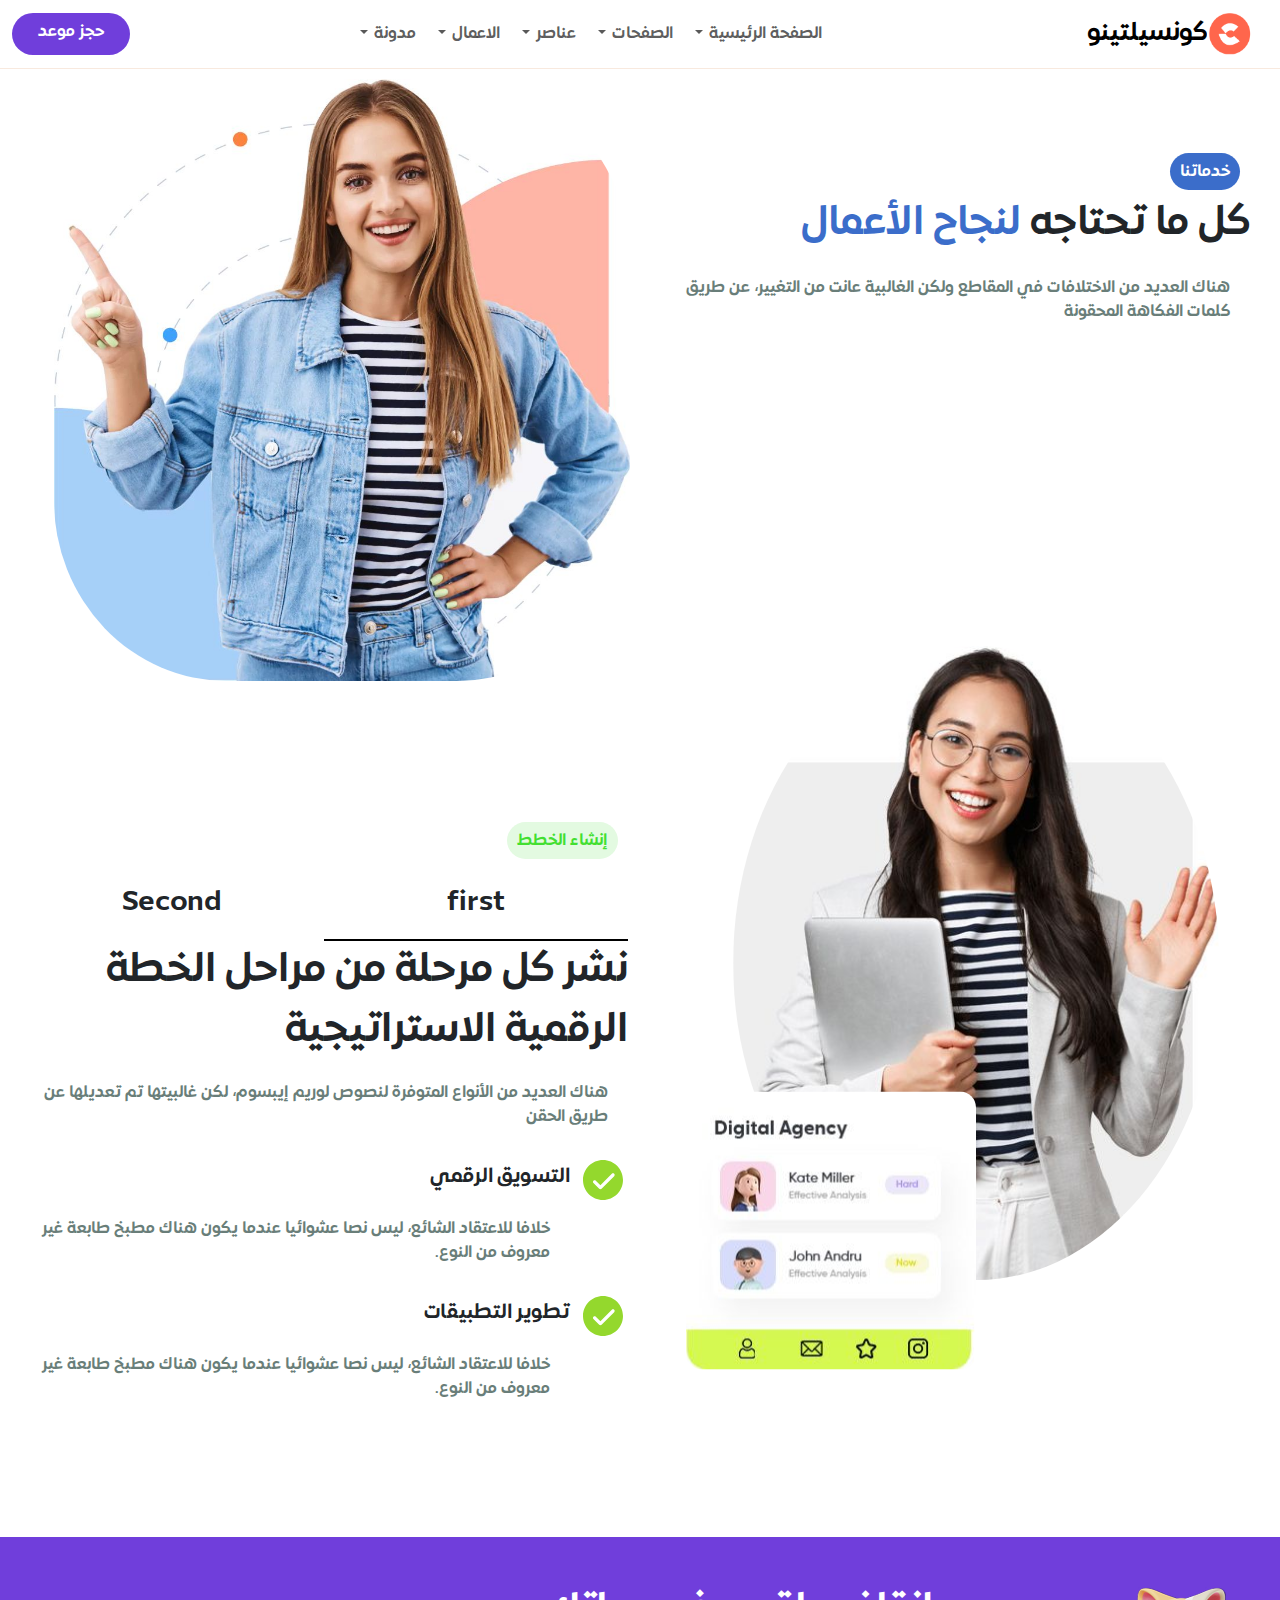
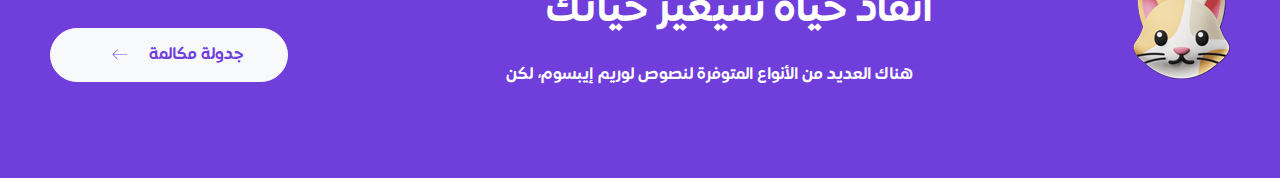
<file: projects/project-2/2/index.html>
<!DOCTYPE html>
<html dir="rtl" lang="ar">
  <head>
    <meta charset="UTF-8" />
    <meta http-equiv="X-UA-Compatible" content="IE=edge" />
    <meta name="viewport" content="width=device-width, initial-scale=1.0" />
    <title>كونسيلتينو/Conseltino</title>
    <link rel="stylesheet" href="./assets/styles/normalize.css" />
    <link
      rel="stylesheet"
      href="./assets/bootstrap-5.3.2-dist/css/bootstrap.min.css"
    />
    <link rel="stylesheet" href="./assets/styles/main.css" />
  </head>
  <body>
    <nav class="navbar navbar-expand-sm">
      <div class="container">
        <a class="navbar-brand" href="#">
          <img src="./assets/img/im-nav.png" alt="" />كونسيلتينو
        </a>
        <button
          class="navbar-toggler d-lg-none"
          type="button"
          data-bs-toggle="collapse"
          data-bs-target="#collapsibleNavId"
          aria-controls="collapsibleNavId"
          aria-expanded="false"
          aria-label="Toggle navigation"
        >
          <span class="navbar-toggler-icon"></span>
        </button>
        <div class="collapse navbar-collapse" id="collapsibleNavId">
          <ul class="navbar-nav mt-2 mt-lg-0">
            <li class="nav-item dropdown">
              <a
                class="nav-link dropdown-toggle"
                href="#"
                id="dropdownId"
                data-bs-toggle="dropdown"
                aria-haspopup="true"
                aria-expanded="false"
                >الصفحة الرئيسية</a
              >
              <div class="dropdown-menu" aria-labelledby="dropdownId">
                <a href="#">link</a>
                <a href="#">link</a>
                <a href="#">link</a>
                <a href="#">link</a>
              </div>
            </li>
            <li class="nav-item dropdown">
              <a
                class="nav-link dropdown-toggle"
                href="#"
                id="dropdownId"
                data-bs-toggle="dropdown"
                aria-haspopup="true"
                aria-expanded="false"
                >الصفحات</a
              >
              <div class="dropdown-menu" aria-labelledby="dropdownId">
                <a href="#">link</a>
                <a href="#">link</a>
                <a href="#">link</a>
                <a href="#">link</a>
              </div>
            </li>
            <li class="nav-item dropdown">
              <a
                class="nav-link dropdown-toggle"
                href="#"
                id="dropdownId"
                data-bs-toggle="dropdown"
                aria-haspopup="true"
                aria-expanded="false"
                >عناصر</a
              >
              <div class="dropdown-menu" aria-labelledby="dropdownId">
                <a href="#">link</a>
                <a href="#">link</a>
                <a href="#">link</a>
                <a href="#">link</a>
              </div>
            </li>
            <li class="nav-item dropdown">
              <a
                class="nav-link dropdown-toggle"
                href="#"
                id="dropdownId"
                data-bs-toggle="dropdown"
                aria-haspopup="true"
                aria-expanded="false"
                >الاعمال</a
              >
              <div class="dropdown-menu" aria-labelledby="dropdownId">
                <a href="#">link</a>
                <a href="#">link</a>
                <a href="#">link</a>
                <a href="#">link</a>
              </div>
            </li>
            <li class="nav-item dropdown">
              <a
                class="nav-link dropdown-toggle"
                href="#"
                id="dropdownId"
                data-bs-toggle="dropdown"
                aria-haspopup="true"
                aria-expanded="false"
                >مدونة</a
              >
              <div class="dropdown-menu" aria-labelledby="dropdownId">
                <a href="#">link</a>
                <a href="#">link</a>
                <a href="#">link</a>
                <a href="#">link</a>
              </div>
            </li>
          </ul>
        </div>
        <a href="#" target="_blank" type="button" class="btn small btn-703edb"
          >حجز موعد</a
        >
      </div>
    </nav>

    <div class="landing">
      <div class="sec1">
        <span class="btn-color btn-blue"> خدماتنا </span>
        <h1 class="text">
          كل ما تحتاجه
          <span class="blue">لنجاح الأعمال </span>
        </h1>
        <p>
          هناك العديد من الاختلافات في المقاطع ولكن الغالبية عانت من التغيير، عن
          طريق كلمات الفكاهة المحقونة
        </p>
      </div>
      <div class="sec2"><img src="./assets/img/Dog.jpeg" alt="" /></div>
    </div>

    <section class="d-flex">
      <div class="sec1">
        <img
          style="border-radius: 50%"
          src="./assets/img/Pet-care-2x-02-min.jpeg"
          alt=""
        />
        <img src="./assets/img/Pet-care-2x-03-min.jpeg" alt="" />
      </div>
      <div class="sec2">
        <span class="btn-color btn-green">إنشاء الخطط </span>
        <div>
          <div class="selector">
            <h3 class="first selected">first</h3>
            <h3 class="Second">Second</h3>
          </div>
          <section class="sections">
            <section class="first selected">
              <div class="text">
                نشر كل مرحلة من مراحل الخطة الرقمية الاستراتيجية
              </div>
              <p>
                هناك العديد من الأنواع المتوفرة لنصوص لوريم إيبسوم، لكن غالبيتها
                تم تعديلها عن طريق الحقن
              </p>
              <div class="icocon1">
                <div class="ico">
                  <svg
                    xmlns="http://www.w3.org/2000/svg"
                    x="0px"
                    y="0px"
                    width="100"
                    height="100"
                    viewBox="0,0,256,256"
                    style="fill: #40c057"
                  >
                    <g
                      fill="#94d82d"
                      fill-rule="nonzero"
                      stroke="none"
                      stroke-width="1"
                      stroke-linecap="butt"
                      stroke-linejoin="miter"
                      stroke-miterlimit="10"
                      stroke-dasharray=""
                      stroke-dashoffset="0"
                      font-family="none"
                      font-weight="none"
                      font-size="none"
                      text-anchor="none"
                      style="mix-blend-mode: normal"
                    >
                      <g transform="scale(8.53333,8.53333)">
                        <path
                          d="M15,3c-6.627,0 -12,5.373 -12,12c0,6.627 5.373,12 12,12c6.627,0 12,-5.373 12,-12c0,-6.627 -5.373,-12 -12,-12zM21.707,12.707l-7.56,7.56c-0.188,0.188 -0.442,0.293 -0.707,0.293c-0.265,0 -0.52,-0.105 -0.707,-0.293l-3.453,-3.453c-0.391,-0.391 -0.391,-1.023 0,-1.414c0.391,-0.391 1.023,-0.391 1.414,0l2.746,2.746l6.853,-6.853c0.391,-0.391 1.023,-0.391 1.414,0c0.391,0.391 0.391,1.023 0,1.414z"
                        ></path>
                      </g>
                    </g>
                  </svg>
                </div>
                <div class="txtcon">
                  <h2>التسويق الرقمي</h2>
                  <p>
                    خلافا للاعتقاد الشائع، ليس نصا عشوائيا عندما يكون هناك مطبخ
                    طابعة غير معروف من النوع.
                  </p>
                </div>
              </div>
              <div class="icocon2">
                <div class="ico">
                  <svg
                    xmlns="http://www.w3.org/2000/svg"
                    x="0px"
                    y="0px"
                    width="100"
                    height="100"
                    viewBox="0,0,256,256"
                    style="fill: #40c057"
                  >
                    <g
                      fill="#94d82d"
                      fill-rule="nonzero"
                      stroke="none"
                      stroke-width="1"
                      stroke-linecap="butt"
                      stroke-linejoin="miter"
                      stroke-miterlimit="10"
                      stroke-dasharray=""
                      stroke-dashoffset="0"
                      font-family="none"
                      font-weight="none"
                      font-size="none"
                      text-anchor="none"
                      style="mix-blend-mode: normal"
                    >
                      <g transform="scale(8.53333,8.53333)">
                        <path
                          d="M15,3c-6.627,0 -12,5.373 -12,12c0,6.627 5.373,12 12,12c6.627,0 12,-5.373 12,-12c0,-6.627 -5.373,-12 -12,-12zM21.707,12.707l-7.56,7.56c-0.188,0.188 -0.442,0.293 -0.707,0.293c-0.265,0 -0.52,-0.105 -0.707,-0.293l-3.453,-3.453c-0.391,-0.391 -0.391,-1.023 0,-1.414c0.391,-0.391 1.023,-0.391 1.414,0l2.746,2.746l6.853,-6.853c0.391,-0.391 1.023,-0.391 1.414,0c0.391,0.391 0.391,1.023 0,1.414z"
                        ></path>
                      </g>
                    </g>
                  </svg>
                </div>
                <div class="txtcon">
                  <h2>تطوير التطبيقات</h2>
                  <p>
                    خلافا للاعتقاد الشائع، ليس نصا عشوائيا عندما يكون هناك مطبخ
                    طابعة غير معروف من النوع.
                  </p>
                </div>
              </div>
            </section>
            <section class="Second"><h1>Second</h1></section>
          </section>
        </div>
      </div>
    </section>

    <section class="small-sec bg-purple">
      <div class="image-con">
        <img src="./assets/img/image05.png" alt="" />
      </div>
      <div class="text-con">
        <h1>انقاذ حياة سيغير حياتك</h1>
        <p>هناك العديد من الأنواع المتوفرة لنصوص لوريم إيبسوم، لكن</p>
      </div>
      <div class="btn-con">
        <button type="button" class="btn btn-light safe-btn">
          جدولة مكالمة
          <svg
            version="1.1"
            id="Capa_1"
            xmlns="http://www.w3.org/2000/svg"
            xmlns:xlink="http://www.w3.org/1999/xlink"
            x="0px"
            y="0px"
            viewBox="0 0 227.096 227.096"
            style="enable-background: new 0 0 227.096 227.096"
            xml:space="preserve"
            width="30"
            height="15"
            class="rotate"
          >
            <g>
              <g>
                <polygon
                  style="fill: #703edb"
                  points="152.835,39.285 146.933,45.183 211.113,109.373 0,109.373 0,117.723 211.124,117.723 
			146.933,181.902 152.835,187.811 227.096,113.55 		"
                ></polygon>
              </g>
            </g>
          </svg>
        </button>
      </div>
    </section>
    <script src="./assets/bootstrap-5.3.2-dist/js/bootstrap.bundle.min.js"></script>
    <script src="./assets/scripts/main.js"></script>
  </body>
</html>
</file>
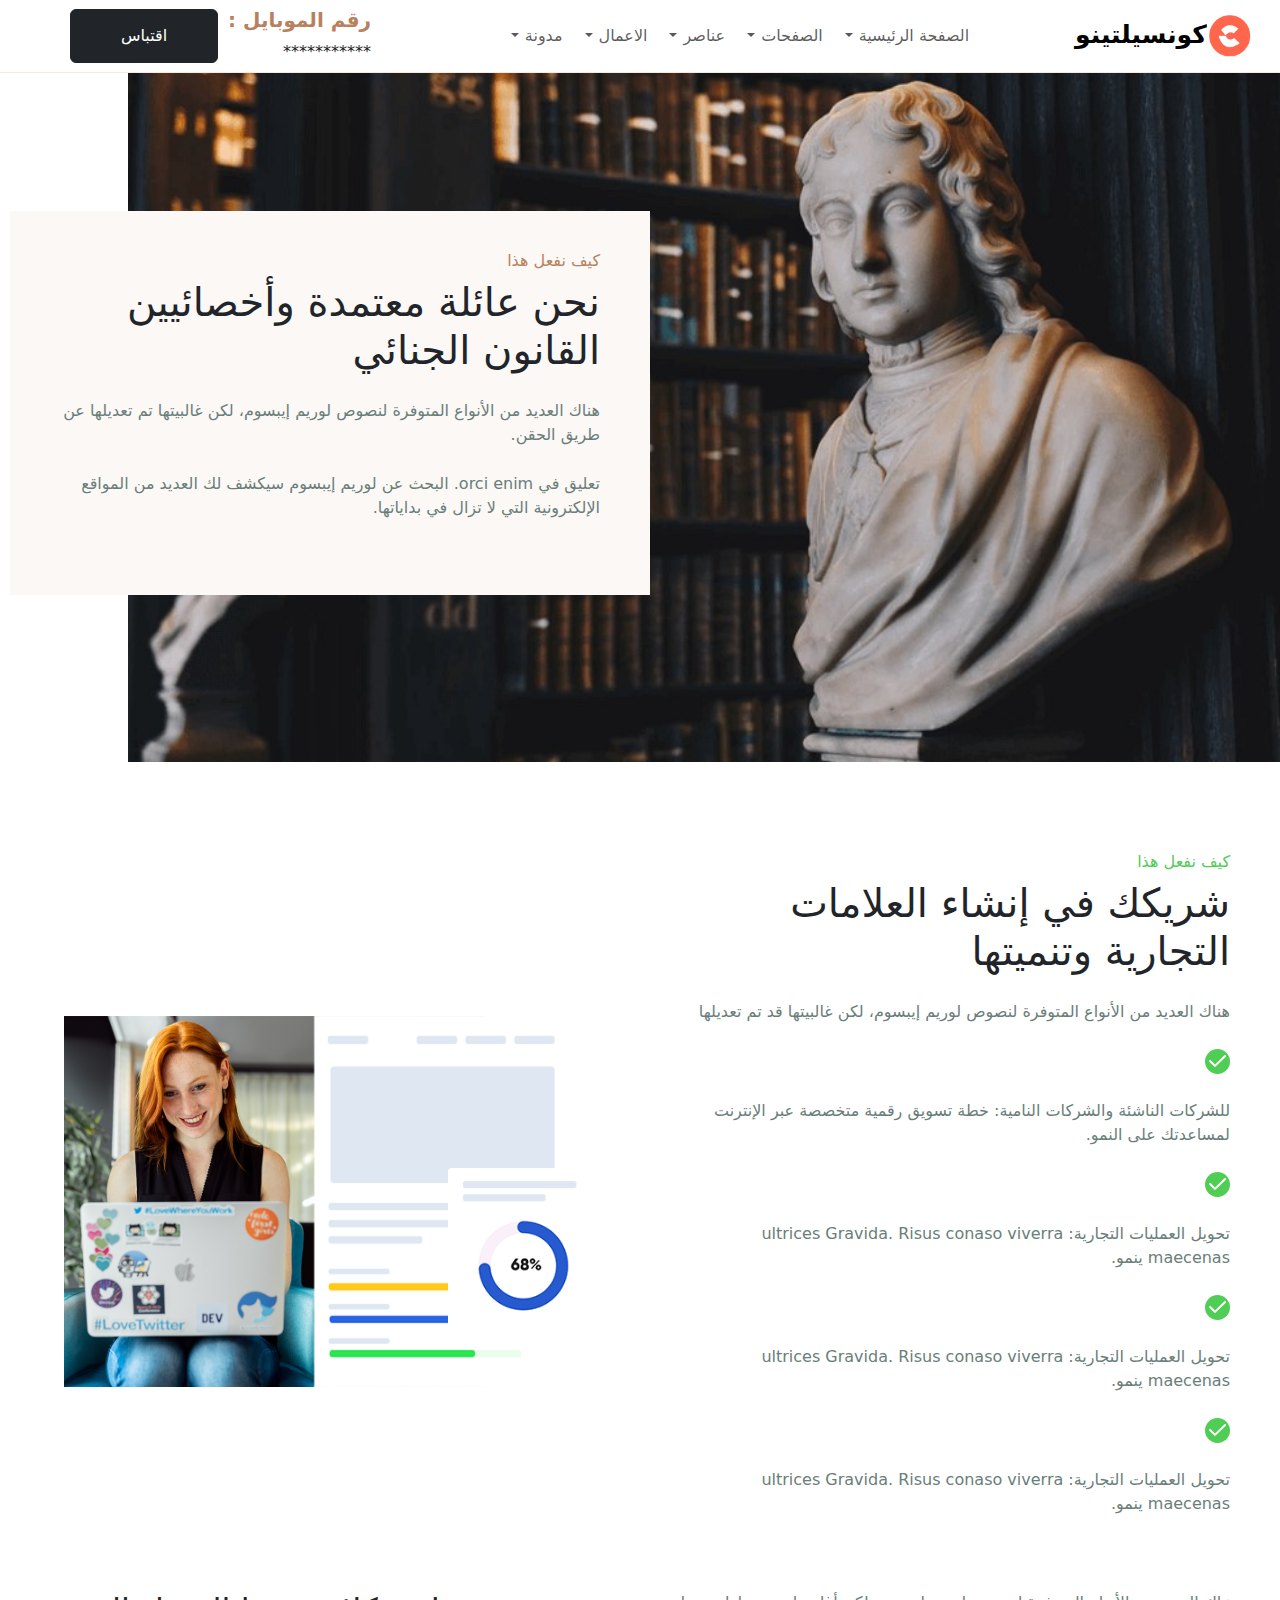
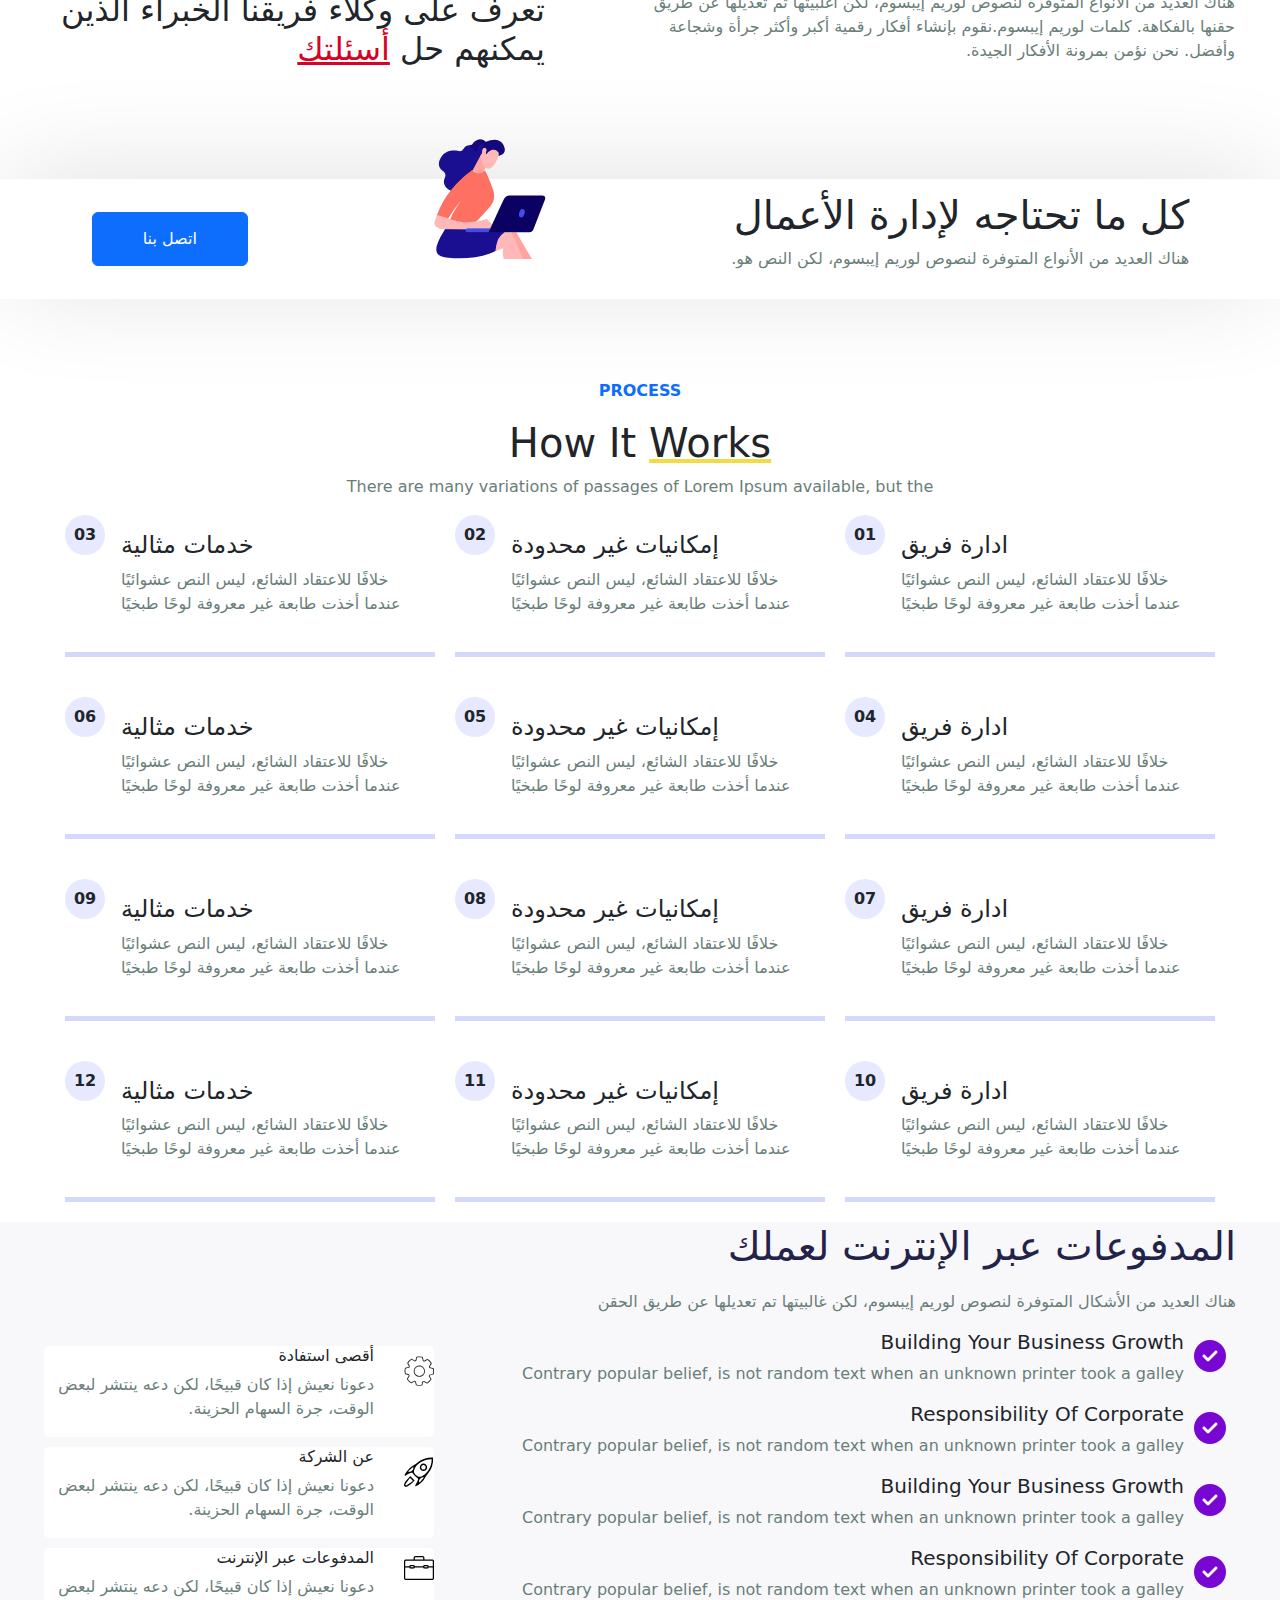
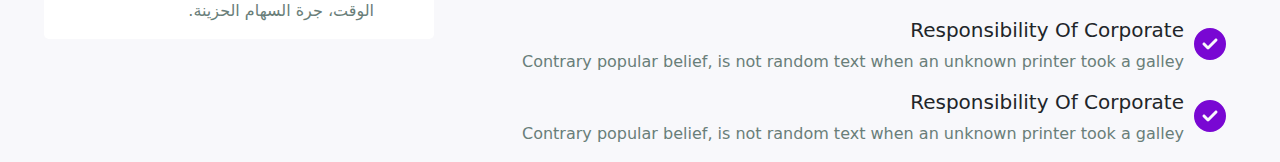
<file: projects/project-2/3/index.html>
<!DOCTYPE html>
<html dir="rtl" lang="ar">
  <head>
    <meta charset="UTF-8" />
    <meta http-equiv="X-UA-Compatible" content="IE=edge" />
    <meta name="viewport" content="width=device-width, initial-scale=1.0" />
    <title>Document Title</title>
    <link rel="stylesheet" href="./assets/styles/normalize.css" />
    <link
      rel="stylesheet"
      href="./assets/bootstrap-5.3.2-dist/css/bootstrap.min.css"
    />
    <link rel="stylesheet" href="./assets/styles/main.css" />
  </head>
  <body>
    <nav class="navbar navbar-expand-sm">
      <div class="container">
        <a class="navbar-brand" href="#">
          <img src="./assets/img/im-nav.png" alt="" />كونسيلتينو
        </a>
        <button
          class="navbar-toggler d-lg-none"
          type="button"
          data-bs-toggle="collapse"
          data-bs-target="#collapsibleNavId"
          aria-controls="collapsibleNavId"
          aria-expanded="false"
          aria-label="Toggle navigation"
        >
          <span class="navbar-toggler-icon"></span>
        </button>
        <div class="collapse navbar-collapse" id="collapsibleNavId">
          <ul class="navbar-nav mt-2 mt-lg-0">
            <li class="nav-item dropdown">
              <a
                class="nav-link dropdown-toggle"
                href="#"
                id="dropdownId"
                data-bs-toggle="dropdown"
                aria-haspopup="true"
                aria-expanded="false"
                >الصفحة الرئيسية</a
              >
              <div class="dropdown-menu" aria-labelledby="dropdownId"></div>
            </li>
            <li class="nav-item dropdown">
              <a
                class="nav-link dropdown-toggle"
                href="#"
                id="dropdownId"
                data-bs-toggle="dropdown"
                aria-haspopup="true"
                aria-expanded="false"
                >الصفحات</a
              >
              <div class="dropdown-menu" aria-labelledby="dropdownId"></div>
            </li>
            <li class="nav-item dropdown">
              <a
                class="nav-link dropdown-toggle"
                href="#"
                id="dropdownId"
                data-bs-toggle="dropdown"
                aria-haspopup="true"
                aria-expanded="false"
                >عناصر</a
              >
              <div class="dropdown-menu" aria-labelledby="dropdownId"></div>
            </li>
            <li class="nav-item dropdown">
              <a
                class="nav-link dropdown-toggle"
                href="#"
                id="dropdownId"
                data-bs-toggle="dropdown"
                aria-haspopup="true"
                aria-expanded="false"
                >الاعمال</a
              >
              <div class="dropdown-menu" aria-labelledby="dropdownId"></div>
            </li>
            <li class="nav-item dropdown">
              <a
                class="nav-link dropdown-toggle"
                href="#"
                id="dropdownId"
                data-bs-toggle="dropdown"
                aria-haspopup="true"
                aria-expanded="false"
                >مدونة</a
              >
              <div class="dropdown-menu" aria-labelledby="dropdownId"></div>
            </li>
          </ul>
        </div>
        <div class="smallcon collapse navbar-collapse" id="collapsibleNavId">
          <span>
            <h5>رقم الموبايل :</h5>
            <span>***********</span>
          </span>
          <a
            href="#"
            target="_blank"
            type="button"
            class="btn small btn-dark big"
            >اقتباس</a
          >
        </div>
      </div>
    </nav>
    <section class="section d-flex">
      <section class="img-sec">
        <img src="./assets/img/pow.png" alt="" />
      </section>
      <section class="txt-sec">
        <h6 class="brown">كيف نفعل هذا</h6>
        <h1>نحن عائلة معتمدة وأخصائيين القانون الجنائي</h1>
        <p class="first-p">
          هناك العديد من الأنواع المتوفرة لنصوص لوريم إيبسوم، لكن غالبيتها تم
          تعديلها عن طريق الحقن.
        </p>
        <p class="second-p">
          تعليق في orci enim. البحث عن لوريم إيبسوم سيكشف لك العديد من المواقع
          الإلكترونية التي لا تزال في بداياتها.
        </p>
      </section>
    </section>
    <section class="section2 d-flex">
      <section class="txt-sec2">
        <h6 class="brown">كيف نفعل هذا</h6>
        <h1>شريكك في إنشاء العلامات التجارية وتنميتها</h1>
        <p>
          هناك العديد من الأنواع المتوفرة لنصوص لوريم إيبسوم، لكن غالبيتها قد تم
          تعديلها
        </p>
        <div class="first-p true">
          <p class="svg">
            <svg
              xmlns="http://www.w3.org/2000/svg"
              width="25"
              height="25"
              viewBox="0 0 243 243"
              fill="none"
            >
              <circle cx="121.5" cy="121.5" r="121.5" fill="#50cd54"></circle>
              <path
                d="M49.5 116L97 164L195.5 68"
                stroke="#ffffff"
                stroke-width="20"
                stroke-linecap="round"
                stroke-linejoin="round"
              ></path>
            </svg>
          </p>
          <p class="txt">
            للشركات الناشئة والشركات النامية: خطة تسويق رقمية متخصصة عبر
            الإنترنت لمساعدتك على النمو.
          </p>
        </div>
        <div class="second-p true">
          <p class="svg">
            <svg
              xmlns="http://www.w3.org/2000/svg"
              width="25"
              height="25"
              viewBox="0 0 243 243"
              fill="none"
            >
              <circle cx="121.5" cy="121.5" r="121.5" fill="#50cd54"></circle>
              <path
                d="M49.5 116L97 164L195.5 68"
                stroke="#ffffff"
                stroke-width="20"
                stroke-linecap="round"
                stroke-linejoin="round"
              ></path>
            </svg>
          </p>
          <p class="txt">
            تحويل العمليات التجارية: ultrices Gravida. Risus conaso viverra
            maecenas ينمو.
          </p>
        </div>
        <div class="second-p true">
          <p class="svg">
            <svg
              xmlns="http://www.w3.org/2000/svg"
              width="25"
              height="25"
              viewBox="0 0 243 243"
              fill="none"
            >
              <circle cx="121.5" cy="121.5" r="121.5" fill="#50cd54"></circle>
              <path
                d="M49.5 116L97 164L195.5 68"
                stroke="#ffffff"
                stroke-width="20"
                stroke-linecap="round"
                stroke-linejoin="round"
              ></path>
            </svg>
          </p>
          <p class="txt">
            تحويل العمليات التجارية: ultrices Gravida. Risus conaso viverra
            maecenas ينمو.
          </p>
        </div>
        <div class="second-p true">
          <p class="svg">
            <svg
              xmlns="http://www.w3.org/2000/svg"
              width="25"
              height="25"
              viewBox="0 0 243 243"
              fill="none"
            >
              <circle cx="121.5" cy="121.5" r="121.5" fill="#50cd54"></circle>
              <path
                d="M49.5 116L97 164L195.5 68"
                stroke="#ffffff"
                stroke-width="20"
                stroke-linecap="round"
                stroke-linejoin="round"
              ></path>
            </svg>
          </p>
          <p class="txt">
            تحويل العمليات التجارية: ultrices Gravida. Risus conaso viverra
            maecenas ينمو.
          </p>
        </div>
      </section>
      <section class="img-sec2">
        <img class="img1" src="./assets/img/07-2x.png" alt="" />
        <img class="img2" src="./assets/img/image16.png" alt="" />
      </section>
    </section>
    <section class="section3 d-flex">
      <section class="paragraph-sec">
        <p>
          هناك العديد من الأنواع المتوفرة لنصوص لوريم إيبسوم، لكن أغلبيتها تم
          تعديلها عن طريق حقنها بالفكاهة. كلمات لوريم إيبسوم.نقوم بإنشاء أفكار
          رقمية أكبر وأكثر جرأة وشجاعة وأفضل. نحن نؤمن بمرونة الأفكار الجيدة.
        </p>
      </section>
      <section class="header-sec">
        <h2>
          تعرف على وكلاء فريقنا الخبراء الذين يمكنهم حل
          <span>أسئلتك</span>
        </h2>
      </section>
    </section>
    <section class="section4 d-flex">
      <section class="txt-sec">
        <h1>كل ما تحتاجه لإدارة الأعمال</h1>
        <p>هناك العديد من الأنواع المتوفرة لنصوص لوريم إيبسوم، لكن النص هو.</p>
      </section>
      <section class="img-sec">
        <img src="./assets/img/f1eef34ad9f843238666afc93d50b507.svg" alt="" />
      </section>
      <section class="btn-sec">
        <span class="btn btn-primary big">اتصل بنا</span>
      </section>
    </section>
    <section class="section5 mt-7">
      <div class="text-center">
        <p class="fw-bolder text-primary">PROCESS</p>
        <h1>How It <span>Works</span></h1>
        <p>
          There are many variations of passages of Lorem Ipsum available, but
          the
        </p>
        <div class="cards d-flex">
          <div class="card text-start">
            <div class="number">01</div>
            <div class="card-body">
              <h4 class="card-title">ادارة فريق</h4>
              <p class="card-text">
                خلافًا للاعتقاد الشائع، ليس النص عشوائيًا عندما أخذت طابعة غير
                معروفة لوحًا طبخيًا
              </p>
            </div>
          </div>
          <div class="card text-start">
            <div class="number">02</div>
            <div class="card-body">
              <h4 class="card-title">إمكانيات غير محدودة</h4>
              <p class="card-text">
                خلافًا للاعتقاد الشائع، ليس النص عشوائيًا عندما أخذت طابعة غير
                معروفة لوحًا طبخيًا
              </p>
            </div>
          </div>
          <div class="card text-start">
            <div class="number">03</div>
            <div class="card-body">
              <h4 class="card-title">خدمات مثالية</h4>
              <p class="card-text">
                خلافًا للاعتقاد الشائع، ليس النص عشوائيًا عندما أخذت طابعة غير
                معروفة لوحًا طبخيًا
              </p>
            </div>
          </div>
          <div class="card text-start">
            <div class="number">04</div>
            <div class="card-body">
              <h4 class="card-title">ادارة فريق</h4>
              <p class="card-text">
                خلافًا للاعتقاد الشائع، ليس النص عشوائيًا عندما أخذت طابعة غير
                معروفة لوحًا طبخيًا
              </p>
            </div>
          </div>
          <div class="card text-start">
            <div class="number">05</div>
            <div class="card-body">
              <h4 class="card-title">إمكانيات غير محدودة</h4>
              <p class="card-text">
                خلافًا للاعتقاد الشائع، ليس النص عشوائيًا عندما أخذت طابعة غير
                معروفة لوحًا طبخيًا
              </p>
            </div>
          </div>
          <div class="card text-start">
            <div class="number">06</div>
            <div class="card-body">
              <h4 class="card-title">خدمات مثالية</h4>
              <p class="card-text">
                خلافًا للاعتقاد الشائع، ليس النص عشوائيًا عندما أخذت طابعة غير
                معروفة لوحًا طبخيًا
              </p>
            </div>
          </div>
          <div class="card text-start">
            <div class="number">07</div>
            <div class="card-body">
              <h4 class="card-title">ادارة فريق</h4>
              <p class="card-text">
                خلافًا للاعتقاد الشائع، ليس النص عشوائيًا عندما أخذت طابعة غير
                معروفة لوحًا طبخيًا
              </p>
            </div>
          </div>
          <div class="card text-start">
            <div class="number">08</div>
            <div class="card-body">
              <h4 class="card-title">إمكانيات غير محدودة</h4>
              <p class="card-text">
                خلافًا للاعتقاد الشائع، ليس النص عشوائيًا عندما أخذت طابعة غير
                معروفة لوحًا طبخيًا
              </p>
            </div>
          </div>
          <div class="card text-start">
            <div class="number">09</div>
            <div class="card-body">
              <h4 class="card-title">خدمات مثالية</h4>
              <p class="card-text">
                خلافًا للاعتقاد الشائع، ليس النص عشوائيًا عندما أخذت طابعة غير
                معروفة لوحًا طبخيًا
              </p>
            </div>
          </div>
          <div class="card text-start">
            <div class="number">10</div>
            <div class="card-body">
              <h4 class="card-title">ادارة فريق</h4>
              <p class="card-text">
                خلافًا للاعتقاد الشائع، ليس النص عشوائيًا عندما أخذت طابعة غير
                معروفة لوحًا طبخيًا
              </p>
            </div>
          </div>
          <div class="card text-start">
            <div class="number">11</div>
            <div class="card-body">
              <h4 class="card-title">إمكانيات غير محدودة</h4>
              <p class="card-text">
                خلافًا للاعتقاد الشائع، ليس النص عشوائيًا عندما أخذت طابعة غير
                معروفة لوحًا طبخيًا
              </p>
            </div>
          </div>
          <div class="card text-start">
            <div class="number">12</div>
            <div class="card-body">
              <h4 class="card-title">خدمات مثالية</h4>
              <p class="card-text">
                خلافًا للاعتقاد الشائع، ليس النص عشوائيًا عندما أخذت طابعة غير
                معروفة لوحًا طبخيًا
              </p>
            </div>
          </div>
        </div>
      </div>
    </section>
    <section class="section6 d-flex justify-content-around">
      <section class="txt-sec">
        <div class="texts">
          <h1 style="color: #232249; margin-bottom: 20px">
            المدفوعات عبر الإنترنت لعملك
          </h1>
          <p>
            هناك العديد من الأشكال المتوفرة لنصوص لوريم إيبسوم، لكن غالبيتها تم
            تعديلها عن طريق الحقن
          </p>
        </div>
        <div class="trues">
          <div class="true d-flex">
            <div class="image">
              <svg
                xmlns="http://www.w3.org/2000/svg"
                height="2em"
                viewBox="0 0 512 512"
                fill="#7907D3"
              >
                <!--! Font Awesome Free 6.4.2 by @fontawesome - https://fontawesome.com License - https://fontawesome.com/license (Commercial License) Copyright 2023 Fonticons, Inc. -->
                <path
                  d="M256 512A256 256 0 1 0 256 0a256 256 0 1 0 0 512zM369 209L241 337c-9.4 9.4-24.6 9.4-33.9 0l-64-64c-9.4-9.4-9.4-24.6 0-33.9s24.6-9.4 33.9 0l47 47L335 175c9.4-9.4 24.6-9.4 33.9 0s9.4 24.6 0 33.9z"
                />
              </svg>
            </div>
            <div class="text">
              <h5>Building Your Business Growth</h5>
              <p>
                Contrary popular belief, is not random text when an unknown
                printer took a galley
              </p>
            </div>
          </div>
          <div class="true d-flex">
            <div class="image">
              <svg
                xmlns="http://www.w3.org/2000/svg"
                height="2em"
                viewBox="0 0 512 512"
                fill="#7907D3"
              >
                <!--! Font Awesome Free 6.4.2 by @fontawesome - https://fontawesome.com License - https://fontawesome.com/license (Commercial License) Copyright 2023 Fonticons, Inc. -->
                <path
                  d="M256 512A256 256 0 1 0 256 0a256 256 0 1 0 0 512zM369 209L241 337c-9.4 9.4-24.6 9.4-33.9 0l-64-64c-9.4-9.4-9.4-24.6 0-33.9s24.6-9.4 33.9 0l47 47L335 175c9.4-9.4 24.6-9.4 33.9 0s9.4 24.6 0 33.9z"
                />
              </svg>
            </div>
            <div class="text">
              <h5>Responsibility Of Corporate</h5>
              <p>
                Contrary popular belief, is not random text when an unknown
                printer took a galley
              </p>
            </div>
          </div>
          <div class="true d-flex">
            <div class="image">
              <svg
                xmlns="http://www.w3.org/2000/svg"
                height="2em"
                viewBox="0 0 512 512"
                fill="#7907D3"
              >
                <!--! Font Awesome Free 6.4.2 by @fontawesome - https://fontawesome.com License - https://fontawesome.com/license (Commercial License) Copyright 2023 Fonticons, Inc. -->
                <path
                  d="M256 512A256 256 0 1 0 256 0a256 256 0 1 0 0 512zM369 209L241 337c-9.4 9.4-24.6 9.4-33.9 0l-64-64c-9.4-9.4-9.4-24.6 0-33.9s24.6-9.4 33.9 0l47 47L335 175c9.4-9.4 24.6-9.4 33.9 0s9.4 24.6 0 33.9z"
                />
              </svg>
            </div>
            <div class="text">
              <h5>Building Your Business Growth</h5>
              <p>
                Contrary popular belief, is not random text when an unknown
                printer took a galley
              </p>
            </div>
          </div>
          <div class="true d-flex">
            <div class="image">
              <svg
                xmlns="http://www.w3.org/2000/svg"
                height="2em"
                viewBox="0 0 512 512"
                fill="#7907D3"
              >
                <!--! Font Awesome Free 6.4.2 by @fontawesome - https://fontawesome.com License - https://fontawesome.com/license (Commercial License) Copyright 2023 Fonticons, Inc. -->
                <path
                  d="M256 512A256 256 0 1 0 256 0a256 256 0 1 0 0 512zM369 209L241 337c-9.4 9.4-24.6 9.4-33.9 0l-64-64c-9.4-9.4-9.4-24.6 0-33.9s24.6-9.4 33.9 0l47 47L335 175c9.4-9.4 24.6-9.4 33.9 0s9.4 24.6 0 33.9z"
                />
              </svg>
            </div>
            <div class="text">
              <h5>Responsibility Of Corporate</h5>
              <p>
                Contrary popular belief, is not random text when an unknown
                printer took a galley
              </p>
            </div>
          </div>
          <div class="true d-flex">
            <div class="image">
              <svg
                xmlns="http://www.w3.org/2000/svg"
                height="2em"
                viewBox="0 0 512 512"
                fill="#7907D3"
              >
                <!--! Font Awesome Free 6.4.2 by @fontawesome - https://fontawesome.com License - https://fontawesome.com/license (Commercial License) Copyright 2023 Fonticons, Inc. -->
                <path
                  d="M256 512A256 256 0 1 0 256 0a256 256 0 1 0 0 512zM369 209L241 337c-9.4 9.4-24.6 9.4-33.9 0l-64-64c-9.4-9.4-9.4-24.6 0-33.9s24.6-9.4 33.9 0l47 47L335 175c9.4-9.4 24.6-9.4 33.9 0s9.4 24.6 0 33.9z"
                />
              </svg>
            </div>
            <div class="text">
              <h5>Responsibility Of Corporate</h5>
              <p>
                Contrary popular belief, is not random text when an unknown
                printer took a galley
              </p>
            </div>
          </div>
          <div class="true d-flex">
            <div class="image">
              <svg
                xmlns="http://www.w3.org/2000/svg"
                height="2em"
                viewBox="0 0 512 512"
                fill="#7907D3"
              >
                <!--! Font Awesome Free 6.4.2 by @fontawesome - https://fontawesome.com License - https://fontawesome.com/license (Commercial License) Copyright 2023 Fonticons, Inc. -->
                <path
                  d="M256 512A256 256 0 1 0 256 0a256 256 0 1 0 0 512zM369 209L241 337c-9.4 9.4-24.6 9.4-33.9 0l-64-64c-9.4-9.4-9.4-24.6 0-33.9s24.6-9.4 33.9 0l47 47L335 175c9.4-9.4 24.6-9.4 33.9 0s9.4 24.6 0 33.9z"
                />
              </svg>
            </div>
            <div class="text">
              <h5>Responsibility Of Corporate</h5>
              <p>
                Contrary popular belief, is not random text when an unknown
                printer took a galley
              </p>
            </div>
          </div>
        </div>
      </section>
      <section class="categories-sec">
        <div class="category d-flex">
          <div class="image">
            <svg
              width="51"
              height="50"
              viewBox="0 0 91 90"
              fill="none"
              xmlns="http://www.w3.org/2000/svg"
            >
              <g clip-path="url(#clip0_1_6)">
                <path
                  d="M63.57 45.49C63.57 50.0172 61.7716 54.3591 58.5703 57.5603C55.3691 60.7616 51.0272 62.56 46.5 62.56C41.9727 62.56 37.6309 60.7616 34.4297 57.5603C31.2284 54.3591 29.43 50.0172 29.43 45.49C29.43 40.9628 31.2284 36.6209 34.4297 33.4197C37.6309 30.2184 41.9727 28.42 46.5 28.42C51.0272 28.42 55.3691 30.2184 58.5703 33.4197C61.7716 36.6209 63.57 40.9628 63.57 45.49ZM60.97 45.51C60.97 41.6776 59.4476 38.0022 56.7377 35.2923C54.0278 32.5824 50.3524 31.06 46.52 31.06C42.6876 31.06 39.0122 32.5824 36.3023 35.2923C33.5924 38.0022 32.07 41.6776 32.07 45.51C32.07 49.3424 33.5924 53.0178 36.3023 55.7277C39.0122 58.4376 42.6876 59.96 46.52 59.96C50.3524 59.96 54.0278 58.4376 56.7377 55.7277C59.4476 53.0178 60.97 49.3424 60.97 45.51Z"
                  fill="#262827"
                />
                <path
                  d="M14.43 30C13.4233 27.9333 12.1833 25.7867 10.71 23.56C7.23999 18.31 19.35 9.57001 22.67 7.82001C22.8179 7.74317 22.9827 7.70391 23.1501 7.70566C23.3174 7.7074 23.4822 7.7501 23.63 7.83001C26.09 9.17001 28.46 10.5867 30.74 12.08C36.26 15.7 36.12 6.03001 37.34 2.72001C37.3992 2.55773 37.4939 2.41127 37.6169 2.29172C37.7399 2.17217 37.888 2.08267 38.05 2.03001C44.1833 0.0633384 50.3033 0.0833398 56.41 2.09001C56.77 2.21001 56.9933 2.45667 57.08 2.83001L59.19 12C59.265 12.3312 59.4174 12.6399 59.6348 12.901C59.8522 13.1621 60.1285 13.3682 60.4412 13.5026C60.7539 13.6371 61.0942 13.696 61.4346 13.6747C61.7749 13.6534 62.1057 13.5524 62.4 13.38L70.06 8.89001C70.2324 8.78881 70.427 8.73214 70.6261 8.72516C70.8252 8.71817 71.0225 8.76109 71.2 8.85001C76.94 11.79 81.2767 16.1167 84.21 21.83C84.28 21.9637 84.314 22.1132 84.3088 22.264C84.3035 22.4147 84.2591 22.5616 84.18 22.69L79.23 30.81C79.0535 31.1025 78.9474 31.4321 78.9204 31.7726C78.8934 32.113 78.9461 32.4548 79.0744 32.7706C79.2027 33.0864 79.4029 33.3675 79.6592 33.5914C79.9154 33.8153 80.2205 33.9758 80.55 34.06L88.55 36.12C88.9589 36.2232 89.3326 36.4346 89.6317 36.732C89.9308 37.0293 90.1444 37.4017 90.25 37.81C91.71 43.43 91.69 49.04 90.19 54.64C90.1016 54.9678 89.9269 55.2659 89.6842 55.5033C89.4415 55.7408 89.1396 55.9088 88.81 55.99L79.99 58.16C79.6662 58.2411 79.3655 58.3961 79.1118 58.6128C78.8581 58.8295 78.6583 59.102 78.5283 59.4086C78.3983 59.7153 78.3416 60.0476 78.3627 60.3794C78.3838 60.7111 78.4822 61.0332 78.65 61.32L83.24 69.24C83.3227 69.3805 83.3679 69.5405 83.3714 69.7049C83.3749 69.8694 83.3366 70.0328 83.26 70.18C80.2933 75.8333 75.9733 80.1533 70.3 83.14C70.1628 83.2131 70.0085 83.2488 69.8523 83.2436C69.6962 83.2383 69.5437 83.1923 69.41 83.11L61.04 78.08C60.7815 77.924 60.4904 77.8301 60.1895 77.8058C59.8885 77.7815 59.5861 77.8273 59.3059 77.9398C59.0257 78.0522 58.7755 78.2282 58.5749 78.4538C58.3743 78.6795 58.2289 78.9486 58.15 79.24L55.76 88.18C55.717 88.3423 55.6332 88.4915 55.5161 88.6138C55.399 88.7361 55.2525 88.8277 55.09 88.88C48.9633 90.7933 42.8433 90.81 36.73 88.93C36.5835 88.8869 36.4509 88.806 36.3456 88.6954C36.2403 88.5848 36.1659 88.4484 36.13 88.3L33.81 79.28C33.719 78.9295 33.5485 78.6045 33.3119 78.3306C33.0753 78.0566 32.7789 77.841 32.4458 77.7006C32.1128 77.5603 31.7522 77.4989 31.3921 77.5213C31.032 77.5438 30.6822 77.6494 30.37 77.83L22.74 82.2C22.6083 82.2766 22.4587 82.3185 22.305 82.322C22.1512 82.3255 21.9983 82.2904 21.86 82.22C16.3667 79.4 12.1533 75.2833 9.22 69.87C9.05201 69.5589 8.96652 69.2106 8.97177 68.8585C8.97703 68.5065 9.07285 68.1626 9.24999 67.86L13.8 60.1C13.9635 59.8218 14.0603 59.5094 14.0829 59.1875C14.1055 58.8656 14.0533 58.5428 13.9302 58.2445C13.8072 57.9461 13.6168 57.6803 13.3738 57.4679C13.1309 57.2554 12.8421 57.1021 12.53 57.02L3.72 54.69C3.39333 54.6033 3.17666 54.3967 3.06999 54.07C1.10333 48.0433 1.05666 41.99 2.92999 35.91C3.09666 35.3633 3.45666 35.0233 4.00999 34.89L13.2 32.64C13.4712 32.5749 13.7242 32.4494 13.9402 32.2726C14.1562 32.0959 14.3297 31.8725 14.4478 31.619C14.5659 31.3655 14.6256 31.0883 14.6225 30.8081C14.6195 30.5278 14.5537 30.2517 14.43 30ZM31.6 15.8L23.86 11.17C23.6427 11.04 23.3952 10.9704 23.1436 10.9687C22.8919 10.9669 22.6454 11.033 22.43 11.16C18.4167 13.5267 15.25 16.74 12.93 20.8C12.7367 21.14 12.74 21.4767 12.94 21.81L16.94 28.61C17.2919 29.2079 17.5001 29.8793 17.5483 30.5713C17.5965 31.2634 17.4833 31.9572 17.2177 32.598C16.952 33.2389 16.5412 33.8093 16.0175 34.2643C15.4938 34.7193 14.8717 35.0464 14.2 35.22L5.69999 37.4C5.5678 37.4358 5.44825 37.5071 5.35467 37.606C5.26108 37.7049 5.19715 37.8275 5.16999 37.96C4.14333 42.5867 4.16666 47.2033 5.24 51.81C5.2762 51.9636 5.35303 52.1043 5.46225 52.217C5.57147 52.3297 5.70896 52.4103 5.85999 52.45L13.45 54.41C14.1644 54.5934 14.8255 54.9427 15.3796 55.4296C15.9337 55.9164 16.3651 56.5271 16.6389 57.212C16.9126 57.8969 17.021 58.6367 16.9552 59.3713C16.8893 60.1059 16.6512 60.8147 16.26 61.44L12.21 67.93C12.0358 68.2073 11.9417 68.527 11.9381 68.8537C11.9346 69.1803 12.0218 69.501 12.19 69.78C14.6167 73.7667 17.8733 76.91 21.96 79.21C22.0843 79.28 22.2258 79.315 22.37 79.3115C22.5141 79.308 22.6557 79.266 22.78 79.19L30.63 74.41C30.9633 74.21 31.3067 74.1867 31.66 74.34L35.37 75.92C35.51 75.9794 35.6343 76.0708 35.7332 76.187C35.8322 76.3033 35.9029 76.4413 35.94 76.59L38.41 86.22C38.449 86.3734 38.5296 86.5127 38.6427 86.6223C38.7558 86.7318 38.8969 86.8072 39.05 86.84C43.6633 87.8467 48.2633 87.7967 52.85 86.69C53.1433 86.6167 53.33 86.4333 53.41 86.14L55.38 78.62C55.5662 77.9098 55.9161 77.2531 56.4019 76.7024C56.8877 76.1517 57.4959 75.7222 58.1779 75.4482C58.8599 75.1743 59.5969 75.0634 60.3299 75.1245C61.063 75.1856 61.7719 75.4169 62.4 75.8L69.41 80.1C69.5491 80.1846 69.7087 80.2302 69.8722 80.232C70.0358 80.2337 70.1973 80.1916 70.34 80.11C74.48 77.67 77.7267 74.36 80.08 70.18C80.1709 70.0156 80.2169 69.8302 80.2134 69.6423C80.2099 69.4545 80.157 69.2709 80.06 69.11L75.24 61.1C75.08 60.8333 75.0733 60.56 75.22 60.28L77.18 56.56C77.2463 56.4369 77.3374 56.3289 77.4475 56.2428C77.5577 56.1568 77.6845 56.0945 77.82 56.06L86.57 53.88C86.9082 53.7936 87.2147 53.6132 87.4538 53.36C87.6928 53.1068 87.8545 52.7912 87.92 52.45C88.78 48.0633 88.7233 43.6933 87.75 39.34C87.7132 39.1812 87.637 39.0345 87.5285 38.9137C87.4201 38.793 87.2829 38.7022 87.13 38.65C84.75 37.8367 82.2633 37.23 79.67 36.83C78.9406 36.7199 78.2496 36.4319 77.6581 35.9913C77.0665 35.5507 76.5926 34.9711 76.2782 34.3038C75.9638 33.6366 75.8187 32.9021 75.8557 32.1654C75.8926 31.4287 76.1105 30.7125 76.49 30.08L80.99 22.54C81.1833 22.2267 81.1833 21.9133 80.99 21.6C78.5233 17.48 75.2167 14.22 71.07 11.82C70.7833 11.6533 70.5 11.6567 70.22 11.83L63.54 15.86C62.9182 16.2335 62.2171 16.455 61.4936 16.5066C60.7701 16.5581 60.0447 16.4382 59.3763 16.1566C58.7079 15.875 58.1153 15.4397 57.6468 14.886C57.1783 14.3323 56.847 13.6758 56.68 12.97L54.81 5.01C54.7233 4.63 54.49 4.39334 54.11 4.30001C49.5033 3.12667 44.89 3.08667 40.27 4.18001C39.9233 4.26667 39.7067 4.48001 39.62 4.82001L37.35 14.08C37.3226 14.1994 37.2641 14.31 37.18 14.4011C37.0959 14.4922 36.9891 14.5607 36.87 14.6L32.82 15.93C32.3933 16.0767 31.9867 16.0333 31.6 15.8Z"
                  fill="#262827"
                />
              </g>
              <defs>
                <clipPath id="clip0_1_6">
                  <rect width="91" height="90" fill="white" />
                </clipPath>
              </defs>
            </svg>
          </div>
          <div class="text">
            <h6>أقصى استفادة</h6>
            <p>
              دعونا نعيش إذا كان قبيحًا، لكن دعه ينتشر لبعض الوقت، جرة السهام
              الحزينة.
            </p>
          </div>
        </div>
        <div class="category d-flex">
          <div class="image">
            <svg
              width="51"
              height="50"
              viewBox="0 0 132 130"
              fill="none"
              xmlns="http://www.w3.org/2000/svg"
            >
              <path
                d="M127.11 1.45001C127.326 1.57946 127.508 1.75966 127.64 1.97545C127.772 2.19124 127.851 2.4363 127.87 2.69C129.763 30.65 121.523 54.76 103.15 75.02C99.45 79.09 96.13 83.42 93.75 88.14C84.51 106.38 70.4233 119.627 51.49 127.88C51.17 128.02 50.8533 128.023 50.54 127.89C48.58 127.08 48.69 125.1 49.6 123.41C52.5667 117.903 55.5367 112.4 58.51 106.9C62.09 100.25 64.83 95.71 57.73 90.77C49.95 85.3567 43.3267 78.4033 37.86 69.91C34.28 64.35 11.97 77.24 8.10999 80.19C4.79999 82.7 0.489993 80.02 3.11999 76.22C13.62 61.05 21.49 46.52 39.41 37.15C47.52 32.9 52.11 28.88 59.8 22.79C78.7267 7.80334 100.803 0.550005 126.03 1.03C126.297 1.03667 126.543 1.11001 126.77 1.25001L127.11 1.45001ZM95.81 71.81C112.403 54.55 121.15 34.2167 122.05 10.81C122.056 10.6101 122.011 10.4115 121.92 10.2318C121.83 10.0521 121.696 9.89686 121.53 9.78C120.637 9.16667 119.377 8.90334 117.75 8.99C87.47 10.58 57.37 24.84 45.68 53.76C40.46 66.67 46.18 72.02 55.12 80.64C64.18 89.38 70.38 86.4 80.85 82.11C87.75 79.29 90.89 76.93 95.81 71.81ZM39.63 42.93L18.27 61.43C18.2581 61.4405 18.2484 61.4532 18.2415 61.4674C18.2346 61.4817 18.2305 61.4971 18.2296 61.5129C18.2287 61.5287 18.2309 61.5446 18.2361 61.5595C18.2413 61.5744 18.2494 61.5882 18.26 61.6L18.28 61.62C19.8862 63.4741 22.5469 64.2817 25.6768 63.8654C28.8067 63.4491 32.1496 61.8429 34.97 59.4L35.24 59.16C38.0594 56.7174 40.1257 53.6388 40.9845 50.6009C41.8434 47.5631 41.4245 44.8147 39.82 42.96L39.8 42.94C39.7895 42.9281 39.7768 42.9185 39.7626 42.9115C39.7483 42.9046 39.7329 42.9006 39.7171 42.8996C39.7013 42.8987 39.6854 42.9009 39.6705 42.9061C39.6556 42.9113 39.6418 42.9195 39.63 42.93ZM86.27 88.9C75.94 85.72 61.58 101.99 67.87 111.23C67.923 111.307 67.9928 111.372 68.0742 111.418C68.1555 111.465 68.2462 111.492 68.3391 111.498C68.432 111.504 68.5246 111.488 68.6097 111.452C68.6949 111.416 68.7702 111.36 68.83 111.29L86.72 90.45C86.8254 90.3288 86.8987 90.1832 86.9332 90.0263C86.9677 89.8695 86.9624 89.7065 86.9176 89.5523C86.8728 89.3981 86.7901 89.2576 86.6769 89.1436C86.5638 89.0297 86.4239 88.9459 86.27 88.9Z"
                fill="black"
              />
              <path
                d="M101.91 44.2C101.91 48.5177 100.195 52.6586 97.1417 55.7117C94.0886 58.7648 89.9477 60.48 85.63 60.48C81.3123 60.48 77.1714 58.7648 74.1183 55.7117C71.0652 52.6586 69.35 48.5177 69.35 44.2C69.35 39.8823 71.0652 35.7414 74.1183 32.6883C77.1714 29.6352 81.3123 27.92 85.63 27.92C89.9477 27.92 94.0886 29.6352 97.1417 32.6883C100.195 35.7414 101.91 39.8823 101.91 44.2ZM95.34 44.38C95.34 41.7703 94.3033 39.2674 92.4579 37.4221C90.6126 35.5767 88.1097 34.54 85.5 34.54C82.8903 34.54 80.3874 35.5767 78.5421 37.4221C76.6967 39.2674 75.66 41.7703 75.66 44.38C75.66 46.9897 76.6967 49.4926 78.5421 51.3379C80.3874 53.1833 82.8903 54.22 85.5 54.22C88.1097 54.22 90.6126 53.1833 92.4579 51.3379C94.3033 49.4926 95.34 46.9897 95.34 44.38Z"
                fill="black"
              />
              <path
                d="M45.76 100.75C45.9664 100.96 46.1293 101.209 46.2395 101.482C46.3497 101.755 46.405 102.047 46.4022 102.341C46.3994 102.636 46.3386 102.927 46.2233 103.198C46.1079 103.468 45.9403 103.714 45.73 103.92L36.85 112.61C30.1391 119.181 22.7274 124.484 16.2446 127.355C9.76183 130.227 4.73876 130.43 2.28 127.92L1.7 127.34C-0.757666 124.828 -0.448458 119.809 2.55961 113.386C5.56767 106.963 11.0282 99.6622 17.74 93.09L26.61 84.4C26.82 84.1936 27.0686 84.0307 27.3417 83.9205C27.6147 83.8103 27.9068 83.755 28.2012 83.7578C28.4956 83.7606 28.7866 83.8214 29.0575 83.9367C29.3284 84.0521 29.5739 84.2197 29.78 84.43L45.76 100.75ZM36.47 106.65C36.9221 106.345 37.3018 105.944 37.5824 105.477C37.8629 105.009 38.0375 104.485 38.0937 103.943C38.15 103.4 38.0866 102.852 37.908 102.337C37.7294 101.821 37.4399 101.351 37.06 100.96L29.71 93.4C29.3294 93.0082 28.8675 92.7048 28.3568 92.5112C27.8461 92.3176 27.2991 92.2385 26.7544 92.2795C26.2098 92.3205 25.6808 92.4807 25.2049 92.7486C24.7289 93.0165 24.3176 93.3857 24 93.83L6.75 117.96C6.2359 118.671 5.98891 119.54 6.05243 120.416C6.11596 121.291 6.48594 122.115 7.09734 122.745C7.70873 123.374 8.5224 123.768 9.3953 123.856C10.2682 123.945 11.1444 123.723 11.87 123.23L36.47 106.65Z"
                fill="black"
              />
            </svg>
          </div>
          <div class="text">
            <h6>عن الشركة</h6>
            <p>
              دعونا نعيش إذا كان قبيحًا، لكن دعه ينتشر لبعض الوقت، جرة السهام
              الحزينة.
            </p>
          </div>
        </div>
        <div class="category d-flex">
          <div class="image">
            <svg
              width="50"
              height="40"
              viewBox="0 0 500 400"
              fill="none"
              xmlns="http://www.w3.org/2000/svg"
            >
              <g clip-path="url(#clip0_3_14)">
                <path
                  d="M500 84.6V374.01C496.21 395.18 480.38 399.95 461.25 399.95C321.023 399.99 180.8 400.003 40.58 399.99C19.9 399.98 5.27 396.57 0 373.93V85.94C4.74 64.78 19.36 59.53 39.17 59.52C79.01 59.5 118.637 59.4933 158.05 59.5C158.265 59.5003 158.478 59.4568 158.676 59.3723C158.874 59.2878 159.052 59.1641 159.2 59.0086C159.348 58.8532 159.463 58.6693 159.537 58.4684C159.61 58.2674 159.642 58.0536 159.63 57.84C158.25 31.79 156.98 0.0799936 193 0.0299936C230.5 -0.016673 268 -0.0400061 305.5 -0.0400061C342.93 -0.0500061 341.86 30.25 340.46 58.3C340.45 58.4616 340.474 58.6234 340.53 58.7755C340.585 58.9275 340.672 59.0664 340.783 59.1837C340.895 59.3009 341.029 59.3939 341.179 59.457C341.328 59.52 341.488 59.5517 341.65 59.55C383.303 59.3967 425.003 59.46 466.75 59.74C483.17 59.85 496.16 67.83 500 84.6ZM181.46 59.51H318.52C318.867 59.51 319.201 59.372 319.446 59.1263C319.692 58.8806 319.83 58.5474 319.83 58.2V33.66C319.83 29.9549 318.342 26.4016 315.694 23.7817C313.046 21.1618 309.455 19.69 305.71 19.69H194.27C190.525 19.69 186.934 21.1618 184.286 23.7817C181.638 26.4016 180.15 29.9549 180.15 33.66V58.2C180.15 58.5474 180.288 58.8806 180.534 59.1263C180.779 59.372 181.113 59.51 181.46 59.51ZM468.75 80.85C323.75 80.64 178.74 80.24 33.75 80.65C24.75 80.68 20.46 83.04 20.49 92.6C20.59 118.127 20.5133 143.593 20.26 169C20.2587 169.131 20.2833 169.261 20.3325 169.382C20.3816 169.503 20.4543 169.614 20.5464 169.707C20.6385 169.8 20.7481 169.873 20.8688 169.924C20.9896 169.974 21.1191 170 21.25 170H88.76C89.1611 170 89.5482 169.852 89.8471 169.585C90.146 169.317 90.3357 168.949 90.38 168.55C92.04 153.64 101.78 149.82 115.1 149.58C135.64 149.207 149.443 149.253 156.51 149.72C168.6 150.52 179.05 154.79 179.84 168.47C179.861 168.883 180.04 169.272 180.342 169.557C180.643 169.842 181.044 170.001 181.46 170H318.27C318.705 170 319.125 169.838 319.449 169.546C319.772 169.255 319.975 168.853 320.02 168.42C321.65 152.08 334.95 149.58 348.76 149.49C361.733 149.41 374.72 149.453 387.72 149.62C400.25 149.79 408.81 155.4 409.53 169.09C409.543 169.336 409.65 169.567 409.828 169.737C410.007 169.906 410.244 170 410.49 170H478.24C478.574 170 478.895 169.866 479.131 169.628C479.367 169.39 479.5 169.067 479.5 168.73C479.5 144.25 479.5 119.67 479.5 94.99C479.5 86.5 478.44 80.87 468.75 80.85ZM159.49 171.94C159.49 171.558 159.338 171.192 159.068 170.922C158.798 170.652 158.432 170.5 158.05 170.5H111.43C111.048 170.5 110.682 170.652 110.412 170.922C110.142 171.192 109.99 171.558 109.99 171.94V188.06C109.99 188.442 110.142 188.808 110.412 189.078C110.682 189.348 111.048 189.5 111.43 189.5H158.05C158.432 189.5 158.798 189.348 159.068 189.078C159.338 188.808 159.49 188.442 159.49 188.06V171.94ZM390 171.53C390 171.257 389.891 170.995 389.698 170.802C389.505 170.609 389.243 170.5 388.97 170.5H341.53C341.257 170.5 340.995 170.609 340.802 170.802C340.609 170.995 340.5 171.257 340.5 171.53V188.47C340.5 188.743 340.609 189.005 340.802 189.198C340.995 189.391 341.257 189.5 341.53 189.5H388.97C389.243 189.5 389.505 189.391 389.698 189.198C389.891 189.005 390 188.743 390 188.47V171.53ZM115.69 210.34C103.38 210.08 91.01 206.04 90.2 191.55C90.1794 191.132 89.9976 190.737 89.6923 190.449C89.3869 190.16 88.9814 189.999 88.56 190H21.24C20.9933 190 20.7568 190.098 20.5824 190.272C20.408 190.447 20.31 190.683 20.31 190.93C20.15 249.257 20.1967 307.607 20.45 365.98C20.5 376.37 24.18 380 34.84 380C178.38 380 321.92 380 465.46 380C473.42 380 479.49 378.16 479.49 369.25C479.503 309.757 479.507 250.427 479.5 191.26C479.5 190.926 479.367 190.605 479.131 190.369C478.895 190.133 478.574 190 478.24 190H410.99C410.684 190.001 410.389 190.113 410.162 190.316C409.935 190.519 409.792 190.798 409.76 191.1C408.06 206.57 397.75 210.19 383.94 210.4C371.52 210.587 359.1 210.583 346.68 210.39C333.82 210.18 321.69 206.96 320.09 192.06C320.031 191.494 319.765 190.971 319.344 190.59C318.923 190.21 318.376 190 317.81 190H181.6C181.182 189.999 180.779 190.159 180.474 190.448C180.169 190.736 179.985 191.13 179.96 191.55C179.24 204.37 168.66 209.88 157 210.26C144.987 210.647 131.217 210.673 115.69 210.34Z"
                  fill="black"
                />
              </g>
              <defs>
                <clipPath id="clip0_3_14">
                  <rect width="500" height="400" fill="white" />
                </clipPath>
              </defs>
            </svg>
          </div>
          <div class="text">
            <h6>المدفوعات عبر الإنترنت</h6>
            <p>
              دعونا نعيش إذا كان قبيحًا، لكن دعه ينتشر لبعض الوقت، جرة السهام
              الحزينة.
            </p>
          </div>
        </div>
      </section>
    </section>
    <script src="./assets/bootstrap-5.3.2-dist/js/bootstrap.bundle.min.js"></script>
    <script src="./assets/scripts/main.js"></script>
  </body>
</html>
</file>
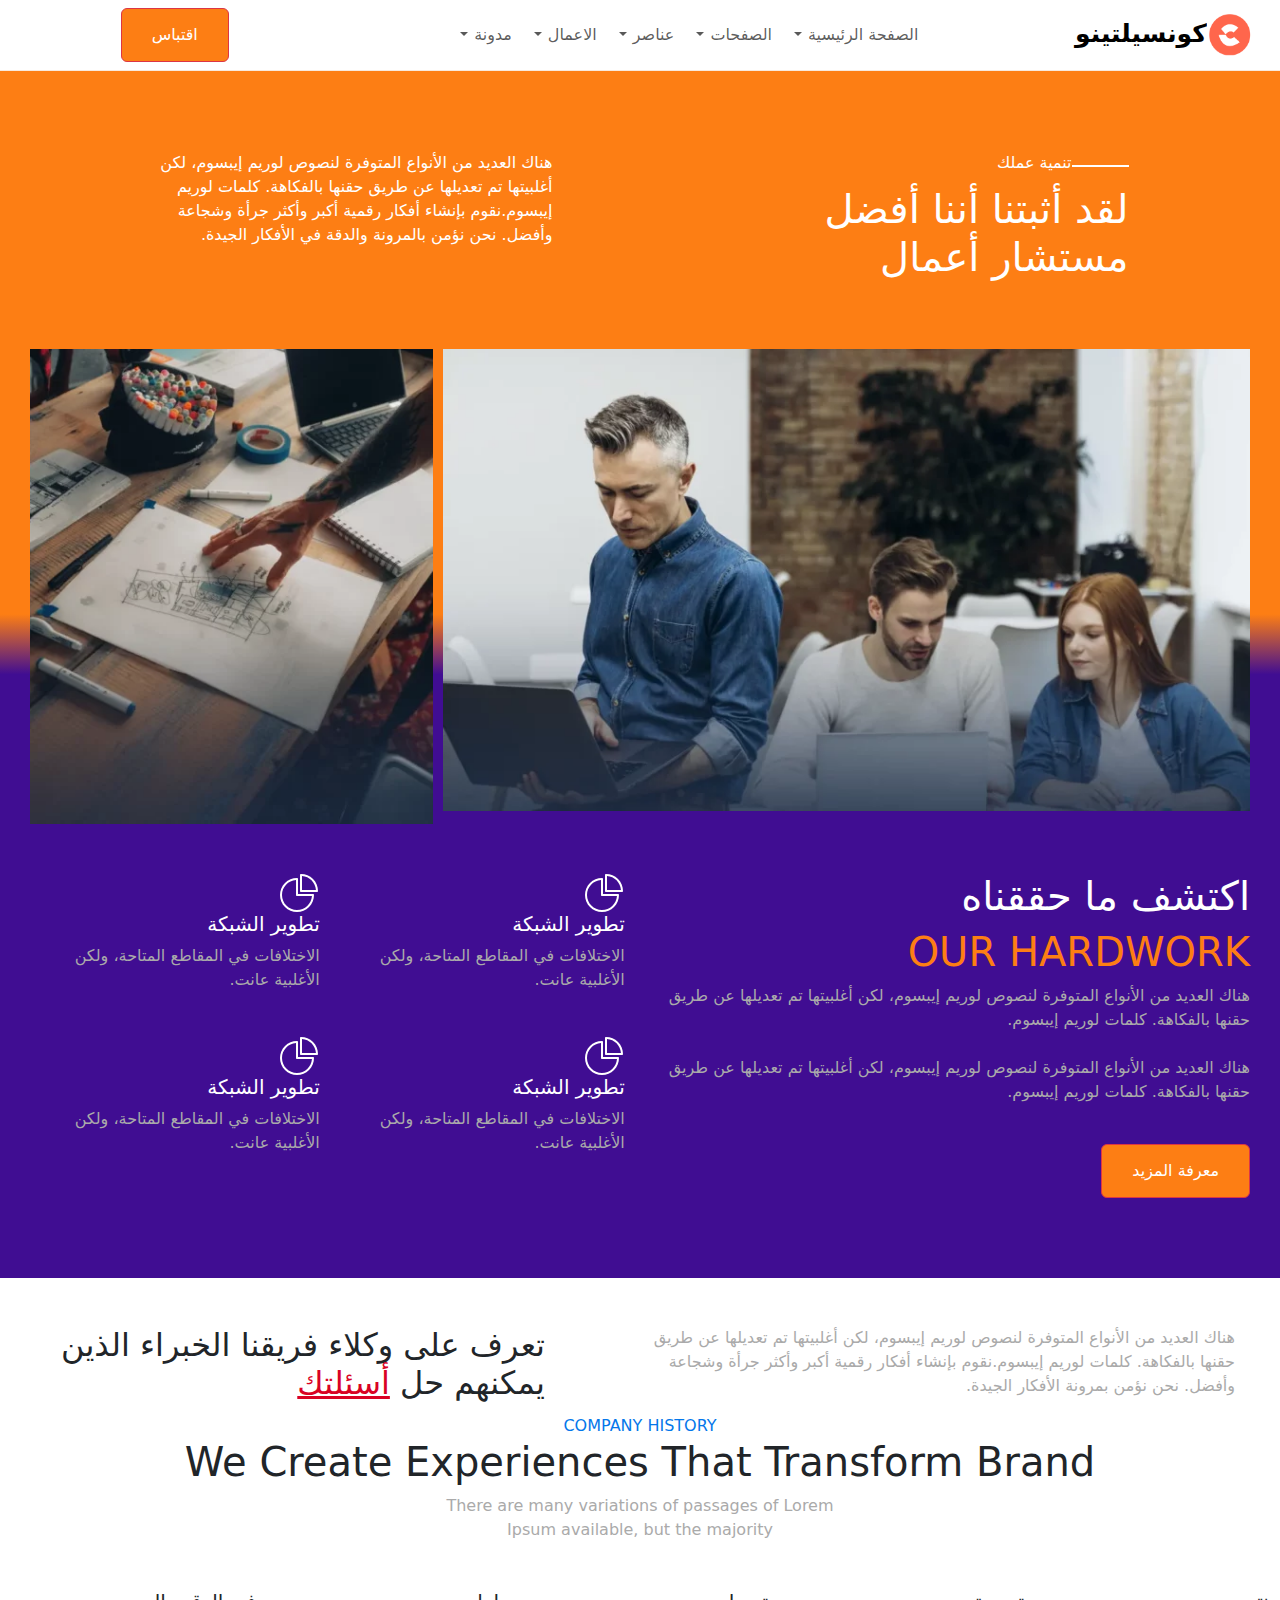
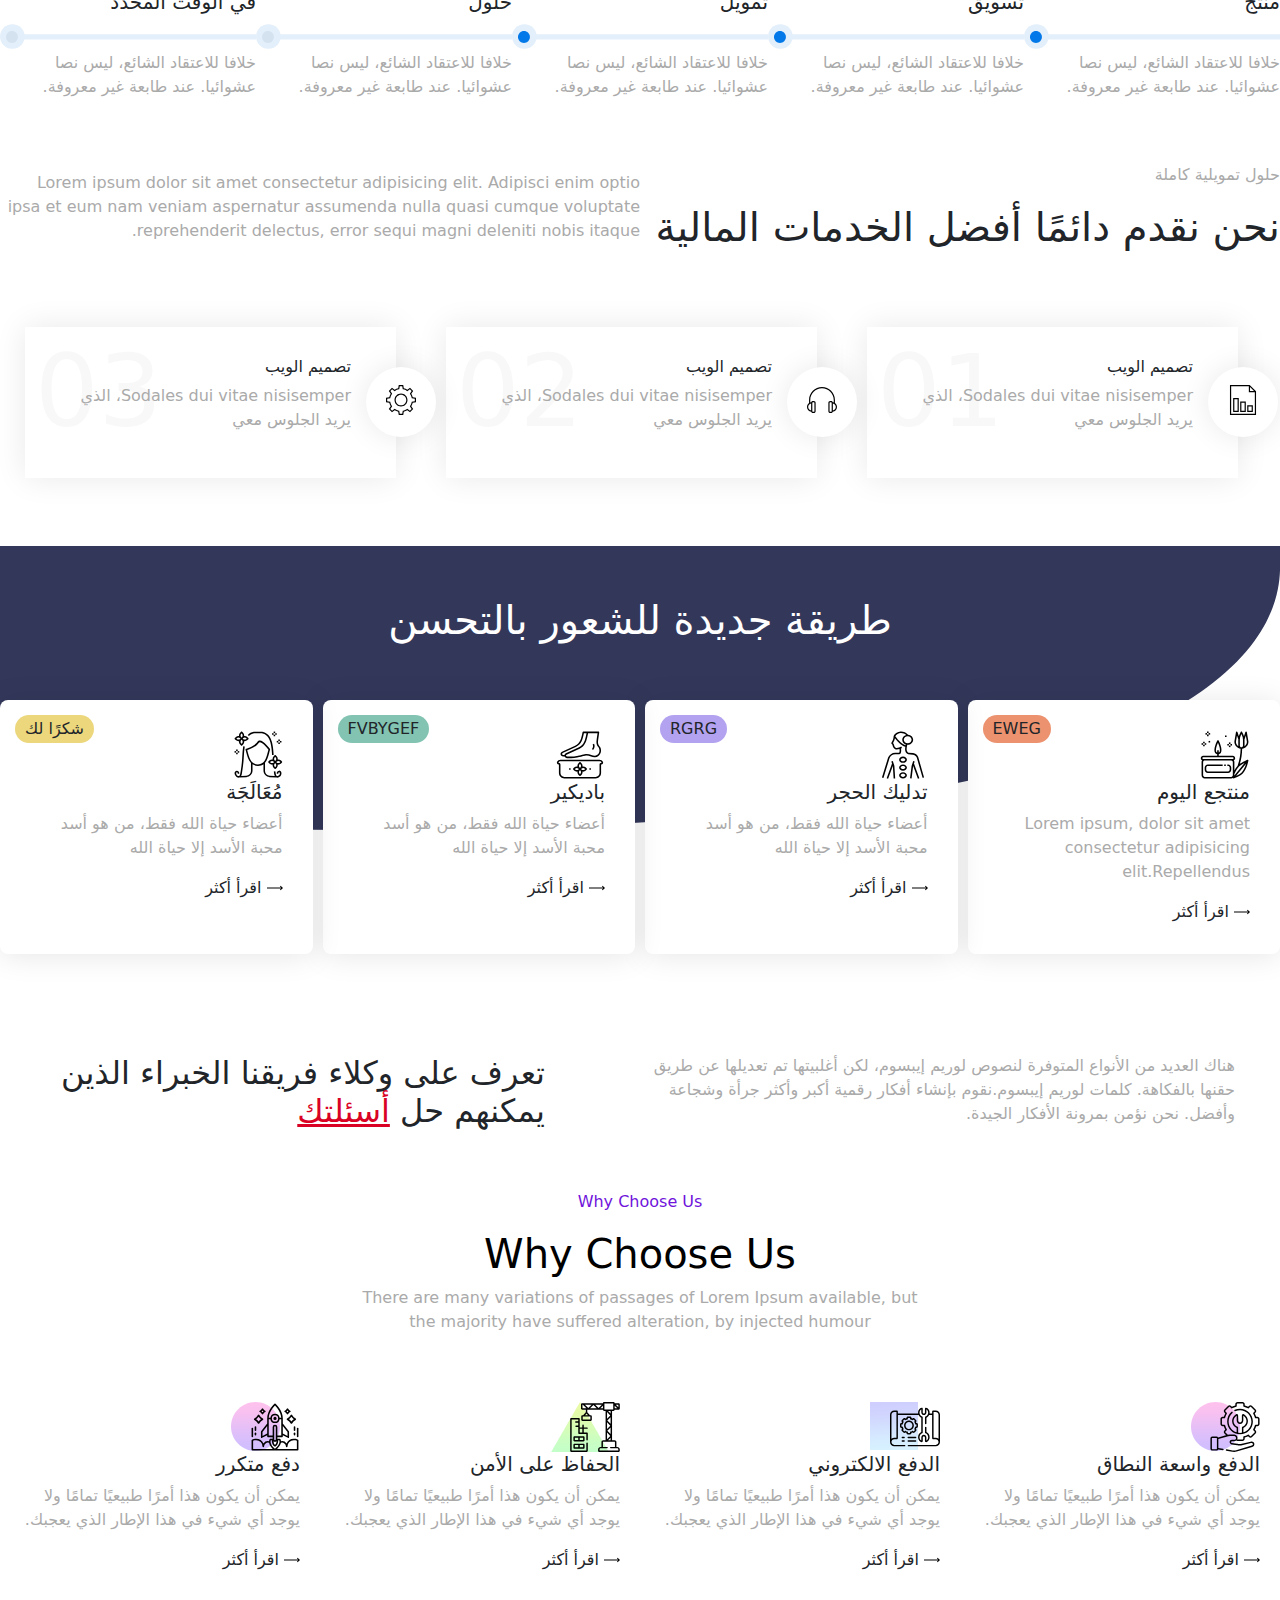
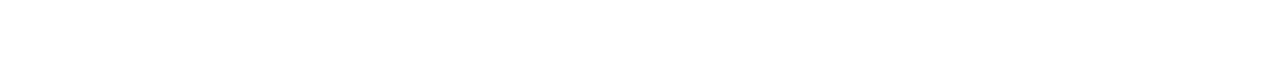
<file: projects/project-2/4/index.html>
<!DOCTYPE html>
<html dir="rtl" lang="ar">
  <head>
    <meta charset="UTF-8" />
    <meta http-equiv="X-UA-Compatible" content="IE=edge" />
    <meta name="viewport" content="width=device-width, initial-scale=1.0" />
    <title>Document Title</title>
    <link rel="stylesheet" href="./assets/styles/normalize.css" />
    <link
      rel="stylesheet"
      href="./assets/bootstrap-5.3.2-dist/css/bootstrap.min.css"
    />
    <link rel="stylesheet" href="./assets/styles/main.css" />
  </head>
  <body>
    <nav class="navbar navbar-expand-sm">
      <div class="container">
        <a class="navbar-brand" href="#">
          <img src="./assets/img/im-nav.png" alt="" />كونسيلتينو
        </a>
        <button
          class="navbar-toggler d-lg-none"
          type="button"
          data-bs-toggle="collapse"
          data-bs-target="#collapsibleNavId"
          aria-controls="collapsibleNavId"
          aria-expanded="false"
          aria-label="Toggle navigation"
        >
          <span class="navbar-toggler-icon"></span>
        </button>
        <div class="collapse navbar-collapse" id="collapsibleNavId">
          <ul class="navbar-nav mt-2 mt-lg-0">
            <li class="nav-item dropdown">
              <a
                class="nav-link dropdown-toggle"
                href="#"
                id="dropdownId"
                data-bs-toggle="dropdown"
                aria-haspopup="true"
                aria-expanded="false"
                >الصفحة الرئيسية</a
              >
              <div class="dropdown-menu" aria-labelledby="dropdownId"></div>
            </li>
            <li class="nav-item dropdown">
              <a
                class="nav-link dropdown-toggle"
                href="#"
                id="dropdownId"
                data-bs-toggle="dropdown"
                aria-haspopup="true"
                aria-expanded="false"
                >الصفحات</a
              >
              <div class="dropdown-menu" aria-labelledby="dropdownId"></div>
            </li>
            <li class="nav-item dropdown">
              <a
                class="nav-link dropdown-toggle"
                href="#"
                id="dropdownId"
                data-bs-toggle="dropdown"
                aria-haspopup="true"
                aria-expanded="false"
                >عناصر</a
              >
              <div class="dropdown-menu" aria-labelledby="dropdownId"></div>
            </li>
            <li class="nav-item dropdown">
              <a
                class="nav-link dropdown-toggle"
                href="#"
                id="dropdownId"
                data-bs-toggle="dropdown"
                aria-haspopup="true"
                aria-expanded="false"
                >الاعمال</a
              >
              <div class="dropdown-menu" aria-labelledby="dropdownId"></div>
            </li>
            <li class="nav-item dropdown">
              <a
                class="nav-link dropdown-toggle"
                href="#"
                id="dropdownId"
                data-bs-toggle="dropdown"
                aria-haspopup="true"
                aria-expanded="false"
                >مدونة</a
              >
              <div class="dropdown-menu" aria-labelledby="dropdownId"></div>
            </li>
          </ul>
        </div>
        <div class="smallcon collapse navbar-collapse" id="collapsibleNavId">
          <a
            href="#"
            target="_blank"
            type="button"
            class="btn small btn-danger pd big"
          >
            اقتباس
          </a>
        </div>
      </div>
    </nav>
    <section class="section-con">
      <section class="section1 d-flex">
        <div class="start">
          <span class="d-flex">
            <div></div>
            تنمية عملك
          </span>
          <h1>لقد أثبتنا أننا أفضل مستشار أعمال</h1>
        </div>
        <div class="end">
          هناك العديد من الأنواع المتوفرة لنصوص لوريم إيبسوم، لكن أغلبيتها تم
          تعديلها عن طريق حقنها بالفكاهة. كلمات لوريم إيبسوم.نقوم بإنشاء أفكار
          رقمية أكبر وأكثر جرأة وشجاعة وأفضل. نحن نؤمن بالمرونة والدقة في
          الأفكار الجيدة.
        </div>
      </section>
      <section class="images">
        <div class="big-image">
          <img
            class="big-image"
            src="./assets/img/service_corporate_image02-850x487.png"
            alt=""
          />
          <div class="txt">
            <p class="big-txt">إدارة وكالة رقمية ناجحة منذ عام 2001</p>
            <p class="small-txt">شركة الخدمة</p>
          </div>
        </div>
        <div class="small-image">
          <img
            class="small-image"
            src="./assets/img/service_corporate_image03-425x500.png"
            alt=""
          />
          <div class="txt">
            <p class="big-txt">تعرف على فريق الخبراء لدينا</p>
            <p class="small-txt">شركة الخدمة</p>
          </div>
        </div>
      </section>
      <section class="section2 d-flex mt-5">
        <div class="text-sec">
          <h1>اكتشف ما حققناه</h1>
          <h1 style="color: #fd7e14">OUR HARDWORK</h1>
          <p>
            هناك العديد من الأنواع المتوفرة لنصوص لوريم إيبسوم، لكن أغلبيتها تم
            تعديلها عن طريق حقنها بالفكاهة. كلمات لوريم إيبسوم.
          </p>
          <p class="mt-4">
            هناك العديد من الأنواع المتوفرة لنصوص لوريم إيبسوم، لكن أغلبيتها تم
            تعديلها عن طريق حقنها بالفكاهة. كلمات لوريم إيبسوم.
          </p>
          <button type="button" class="btn btn-danger big mt-4">
            معرفة المزيد
          </button>
        </div>
        <div class="icons-sec d-flex">
          <div class="ico-con">
            <svg
              xmlns="http://www.w3.org/2000/svg"
              xmlns:xlink="http://www.w3.org/1999/xlink"
              width="40"
              height="40"
              viewBox="0 0 20 20"
              fill="#fff"
            >
              <path
                d="M8.5 20c-2.27 0-4.405-0.884-6.010-2.49s-2.49-3.74-2.49-6.010c0-2.27 0.884-4.405 2.49-6.010s3.74-2.49 6.010-2.49c0.276 0 0.5 0.224 0.5 0.5v7.5h7.5c0.276 0 0.5 0.224 0.5 0.5 0 2.27-0.884 4.405-2.49 6.010s-3.74 2.49-6.010 2.49zM8 4.016c-3.903 0.258-7 3.516-7 7.484 0 4.136 3.364 7.5 7.5 7.5 3.967 0 7.225-3.097 7.484-7h-7.484c-0.276 0-0.5-0.224-0.5-0.5v-7.484z"
              ></path>
              <path
                d="M18.5 10h-8c-0.276 0-0.5-0.224-0.5-0.5v-8c0-0.276 0.224-0.5 0.5-0.5 2.27 0 4.405 0.884 6.010 2.49s2.49 3.74 2.49 6.010c0 0.276-0.224 0.5-0.5 0.5zM11 9h6.984c-0.247-3.738-3.246-6.736-6.984-6.984v6.984z"
              ></path>
            </svg>
            <div class="text">
              <h5>تطوير الشبكة</h5>
              <p>الاختلافات في المقاطع المتاحة، ولكن الأغلبية عانت.</p>
            </div>
          </div>
          <div class="ico-con">
            <svg
              xmlns="http://www.w3.org/2000/svg"
              xmlns:xlink="http://www.w3.org/1999/xlink"
              width="40"
              height="40"
              viewBox="0 0 20 20"
              fill="#fff"
            >
              <path
                d="M8.5 20c-2.27 0-4.405-0.884-6.010-2.49s-2.49-3.74-2.49-6.010c0-2.27 0.884-4.405 2.49-6.010s3.74-2.49 6.010-2.49c0.276 0 0.5 0.224 0.5 0.5v7.5h7.5c0.276 0 0.5 0.224 0.5 0.5 0 2.27-0.884 4.405-2.49 6.010s-3.74 2.49-6.010 2.49zM8 4.016c-3.903 0.258-7 3.516-7 7.484 0 4.136 3.364 7.5 7.5 7.5 3.967 0 7.225-3.097 7.484-7h-7.484c-0.276 0-0.5-0.224-0.5-0.5v-7.484z"
              ></path>
              <path
                d="M18.5 10h-8c-0.276 0-0.5-0.224-0.5-0.5v-8c0-0.276 0.224-0.5 0.5-0.5 2.27 0 4.405 0.884 6.010 2.49s2.49 3.74 2.49 6.010c0 0.276-0.224 0.5-0.5 0.5zM11 9h6.984c-0.247-3.738-3.246-6.736-6.984-6.984v6.984z"
              ></path>
            </svg>
            <div class="text">
              <h5>تطوير الشبكة</h5>
              <p>الاختلافات في المقاطع المتاحة، ولكن الأغلبية عانت.</p>
            </div>
          </div>
          <div class="ico-con">
            <svg
              xmlns="http://www.w3.org/2000/svg"
              xmlns:xlink="http://www.w3.org/1999/xlink"
              width="40"
              height="40"
              viewBox="0 0 20 20"
              fill="#fff"
            >
              <path
                d="M8.5 20c-2.27 0-4.405-0.884-6.010-2.49s-2.49-3.74-2.49-6.010c0-2.27 0.884-4.405 2.49-6.010s3.74-2.49 6.010-2.49c0.276 0 0.5 0.224 0.5 0.5v7.5h7.5c0.276 0 0.5 0.224 0.5 0.5 0 2.27-0.884 4.405-2.49 6.010s-3.74 2.49-6.010 2.49zM8 4.016c-3.903 0.258-7 3.516-7 7.484 0 4.136 3.364 7.5 7.5 7.5 3.967 0 7.225-3.097 7.484-7h-7.484c-0.276 0-0.5-0.224-0.5-0.5v-7.484z"
              ></path>
              <path
                d="M18.5 10h-8c-0.276 0-0.5-0.224-0.5-0.5v-8c0-0.276 0.224-0.5 0.5-0.5 2.27 0 4.405 0.884 6.010 2.49s2.49 3.74 2.49 6.010c0 0.276-0.224 0.5-0.5 0.5zM11 9h6.984c-0.247-3.738-3.246-6.736-6.984-6.984v6.984z"
              ></path>
            </svg>
            <div class="text">
              <h5>تطوير الشبكة</h5>
              <p>الاختلافات في المقاطع المتاحة، ولكن الأغلبية عانت.</p>
            </div>
          </div>
          <div class="ico-con">
            <svg
              xmlns="http://www.w3.org/2000/svg"
              xmlns:xlink="http://www.w3.org/1999/xlink"
              width="40"
              height="40"
              viewBox="0 0 20 20"
              fill="#fff"
            >
              <path
                d="M8.5 20c-2.27 0-4.405-0.884-6.010-2.49s-2.49-3.74-2.49-6.010c0-2.27 0.884-4.405 2.49-6.010s3.74-2.49 6.010-2.49c0.276 0 0.5 0.224 0.5 0.5v7.5h7.5c0.276 0 0.5 0.224 0.5 0.5 0 2.27-0.884 4.405-2.49 6.010s-3.74 2.49-6.010 2.49zM8 4.016c-3.903 0.258-7 3.516-7 7.484 0 4.136 3.364 7.5 7.5 7.5 3.967 0 7.225-3.097 7.484-7h-7.484c-0.276 0-0.5-0.224-0.5-0.5v-7.484z"
              ></path>
              <path
                d="M18.5 10h-8c-0.276 0-0.5-0.224-0.5-0.5v-8c0-0.276 0.224-0.5 0.5-0.5 2.27 0 4.405 0.884 6.010 2.49s2.49 3.74 2.49 6.010c0 0.276-0.224 0.5-0.5 0.5zM11 9h6.984c-0.247-3.738-3.246-6.736-6.984-6.984v6.984z"
              ></path>
            </svg>
            <div class="text">
              <h5>تطوير الشبكة</h5>
              <p>الاختلافات في المقاطع المتاحة، ولكن الأغلبية عانت.</p>
            </div>
          </div>
        </div>
      </section>
    </section>
    <section class="section3 d-flex mt-5">
      <section class="paragraph-sec">
        <p>
          هناك العديد من الأنواع المتوفرة لنصوص لوريم إيبسوم، لكن أغلبيتها تم
          تعديلها عن طريق حقنها بالفكاهة. كلمات لوريم إيبسوم.نقوم بإنشاء أفكار
          رقمية أكبر وأكثر جرأة وشجاعة وأفضل. نحن نؤمن بمرونة الأفكار الجيدة.
        </p>
      </section>
      <section class="header-sec">
        <h2>
          تعرف على وكلاء فريقنا الخبراء الذين يمكنهم حل
          <span>أسئلتك</span>
        </h2>
      </section>
    </section>
    <section class="section4">
      <div class="text-center">
        <span style="color: #0477ea">COMPANY HISTORY</span>
        <h1>We Create Experiences That Transform Brand</h1>
        <p class="m-auto" style="max-width: 440px">
          There are many variations of passages of Lorem Ipsum available, but
          the majority
        </p>
      </div>
      <section class="section-inside d-flex mt-5">
        <div class="col">
          <h5>منتج</h5>
          <svg
            xmlns="http://www.w3.org/2000/svg"
            viewBox="0 0 300 29"
            width="100%"
            height="29"
          >
            <path
              fill="#e3effa"
              class="shp01"
              d="M13 12L1261 12C1263.21 12 1265 13.19 1265 14.67L1265 15.33C1265 16.81 1263.21 18 1261 18L13 18C10.79 18 9 16.81 9 15.33L9 14.67C9 13.19 10.79 12 13 12Z"
            ></path>
            <path
              fill="#e3effa"
              class="shp01"
              d="M14.5 0C22.51 0 29 6.49 29 14.5C29 22.51 22.51 29 14.5 29C6.49 29 0 22.51 0 14.5C0 6.49 6.49 0 14.5 0Z"
            ></path>
            <path
              fill="#0378e9"
              class="cir01"
              d="M14 8C17.87 8 21 11.13 21 15C21 18.87 17.87 22 14 22C10.13 22 7 18.87 7 15C7 11.13 10.13 8 14 8Z"
            ></path>
          </svg>
          <p>خلافا للاعتقاد الشائع، ليس نصا عشوائيا. عند طابعة غير معروفة.</p>
        </div>
        <div class="col">
          <h5>تسويق</h5>
          <svg
            xmlns="http://www.w3.org/2000/svg"
            viewBox="0 0 300 29"
            width="100%"
            height="29"
          >
            <path
              fill="#e3effa"
              class="shp01"
              d="M13 12L1261 12C1263.21 12 1265 13.19 1265 14.67L1265 15.33C1265 16.81 1263.21 18 1261 18L13 18C10.79 18 9 16.81 9 15.33L9 14.67C9 13.19 10.79 12 13 12Z"
            ></path>
            <path
              fill="#e3effa"
              class="shp01"
              d="M14.5 0C22.51 0 29 6.49 29 14.5C29 22.51 22.51 29 14.5 29C6.49 29 0 22.51 0 14.5C0 6.49 6.49 0 14.5 0Z"
            ></path>
            <path
              fill="#0378e9"
              class="cir01"
              d="M14 8C17.87 8 21 11.13 21 15C21 18.87 17.87 22 14 22C10.13 22 7 18.87 7 15C7 11.13 10.13 8 14 8Z"
            ></path>
          </svg>
          <p>خلافا للاعتقاد الشائع، ليس نصا عشوائيا. عند طابعة غير معروفة.</p>
        </div>
        <div class="col">
          <h5>تمويل</h5>
          <svg
            xmlns="http://www.w3.org/2000/svg"
            viewBox="0 0 300 29"
            width="100%"
            height="29"
          >
            <path
              fill="#e3effa"
              class="shp01"
              d="M13 12L1261 12C1263.21 12 1265 13.19 1265 14.67L1265 15.33C1265 16.81 1263.21 18 1261 18L13 18C10.79 18 9 16.81 9 15.33L9 14.67C9 13.19 10.79 12 13 12Z"
            ></path>
            <path
              fill="#e3effa"
              class="shp01"
              d="M14.5 0C22.51 0 29 6.49 29 14.5C29 22.51 22.51 29 14.5 29C6.49 29 0 22.51 0 14.5C0 6.49 6.49 0 14.5 0Z"
            ></path>
            <path
              fill="#0378e9"
              class="cir01"
              d="M14 8C17.87 8 21 11.13 21 15C21 18.87 17.87 22 14 22C10.13 22 7 18.87 7 15C7 11.13 10.13 8 14 8Z"
            ></path>
          </svg>
          <p>خلافا للاعتقاد الشائع، ليس نصا عشوائيا. عند طابعة غير معروفة.</p>
        </div>
        <div class="col">
          <h5>حلول</h5>
          <svg
            xmlns="http://www.w3.org/2000/svg"
            viewBox="0 0 300 29"
            width="100%"
            height="29"
          >
            <path
              fill="#e3effa"
              class="shp01"
              d="M13 12L1261 12C1263.21 12 1265 13.19 1265 14.67L1265 15.33C1265 16.81 1263.21 18 1261 18L13 18C10.79 18 9 16.81 9 15.33L9 14.67C9 13.19 10.79 12 13 12Z"
            ></path>
            <path
              fill="#e3effa"
              class="shp01"
              d="M14.5 0C22.51 0 29 6.49 29 14.5C29 22.51 22.51 29 14.5 29C6.49 29 0 22.51 0 14.5C0 6.49 6.49 0 14.5 0Z"
            ></path>
            <path
              fill="#d4e2ef"
              class="cir01"
              d="M14 8C17.87 8 21 11.13 21 15C21 18.87 17.87 22 14 22C10.13 22 7 18.87 7 15C7 11.13 10.13 8 14 8Z"
            ></path>
          </svg>
          <p>خلافا للاعتقاد الشائع، ليس نصا عشوائيا. عند طابعة غير معروفة.</p>
        </div>
        <div class="col">
          <h5>في الوقت المحدد</h5>
          <svg
            xmlns="http://www.w3.org/2000/svg"
            viewBox="0 0 300 29"
            width="100%"
            height="29"
          >
            <path
              fill="#e3effa"
              class="shp01"
              d="M13 12L1261 12C1263.21 12 1265 13.19 1265 14.67L1265 15.33C1265 16.81 1263.21 18 1261 18L13 18C10.79 18 9 16.81 9 15.33L9 14.67C9 13.19 10.79 12 13 12Z"
            ></path>
            <path
              fill="#e3effa"
              class="shp01"
              d="M14.5 0C22.51 0 29 6.49 29 14.5C29 22.51 22.51 29 14.5 29C6.49 29 0 22.51 0 14.5C0 6.49 6.49 0 14.5 0Z"
            ></path>
            <path
              fill="#d4e2ef"
              class="cir01"
              d="M14 8C17.87 8 21 11.13 21 15C21 18.87 17.87 22 14 22C10.13 22 7 18.87 7 15C7 11.13 10.13 8 14 8Z"
            ></path>
          </svg>
          <p>خلافا للاعتقاد الشائع، ليس نصا عشوائيا. عند طابعة غير معروفة.</p>
        </div>
      </section>
    </section>
    <section class="section5 mt-5">
      <div class="d-flex text align-items-end">
        <div>
          <p>حلول تمويلية كاملة</p>
          <h1>نحن نقدم دائمًا أفضل الخدمات المالية</h1>
        </div>
        <p>
          Lorem ipsum dolor sit amet consectetur adipisicing elit. Adipisci enim
          optio ipsa et eum nam veniam aspernatur assumenda nulla quasi cumque
          voluptate reprehenderit delectus, error sequi magni deleniti nobis
          itaque.
        </p>
      </div>
      <section class="section-inside d-flex mt-5">
        <div style="margin-right: 22px" class="col d-flex">
          <div class="ico">
            <svg
              xmlns="http://www.w3.org/2000/svg"
              xmlns:xlink="http://www.w3.org/1999/xlink"
              id="Layer_1"
              height="30"
              width="30"
              x="0px"
              y="0px"
              viewBox="0 0 492.308 492.308"
              style="enable-background: new 0 0 492.308 492.308"
              xml:space="preserve"
            >
              <g>
                <g>
                  <path
                    d="M355.813,0H32.264v492.308h427.779V104.231L355.813,0z M361.582,33.615l64.846,64.846h-64.846V33.615z M440.351,472.615    H51.957V19.692h289.933v98.462h98.462V472.615z"
                  ></path>
                </g>
              </g>
              <g>
                <g>
                  <path
                    d="M315.543,331.885v109.947h92.308V331.885H315.543z M388.159,422.139h-52.923v-70.563h52.923V422.139z"
                  ></path>
                </g>
              </g>
              <g>
                <g>
                  <path
                    d="M199.995,272.808v169.024h92.308V272.808H199.995z M272.611,422.139h-52.923V292.5h52.923V422.139z"
                  ></path>
                </g>
              </g>
              <g>
                <g>
                  <path
                    d="M84.447,213.731v228.101h92.308V213.731H84.447z M157.062,422.139h-52.923V233.423h52.923V422.139z"
                  ></path>
                </g>
              </g>
              <g></g>
              <g></g>
              <g></g>
              <g></g>
              <g></g>
              <g></g>
              <g></g>
              <g></g>
              <g></g>
              <g></g>
              <g></g>
              <g></g>
              <g></g>
              <g></g>
              <g></g>
            </svg>
          </div>
          <div class="txt">
            <h6>تصميم الويب</h6>
            <p>Sodales dui vitae nisisemper، الذي يريد الجلوس معي</p>
            <div class="number">01</div>
          </div>
        </div>
        <div class="col d-flex">
          <div class="ico">
            <svg
              xmlns="http://www.w3.org/2000/svg"
              xmlns:xlink="http://www.w3.org/1999/xlink"
              id="Layer_1"
              height="30"
              width="30"
              x="0px"
              y="0px"
              viewBox="0 0 492.308 492.308"
              style="enable-background: new 0 0 492.308 492.308"
              xml:space="preserve"
            >
              <g>
                <g>
                  <path
                    d="M458.442,296.826v-50.621c0-117.053-95.231-212.279-212.288-212.279c-117.048,0-212.279,95.226-212.279,212.279v50.616    C13.444,310.81,0,334.292,0,360.868c0,39.998,30.427,73.005,69.351,77.136c3.881,11.788,14.866,20.379,27.938,20.379h14.808    c16.288,0,29.538-13.25,29.538-29.538V292.892c0-16.288-13.25-29.538-29.538-29.538H97.288c-13.07,0-24.054,8.588-27.936,20.374    c-5.453,0.579-10.727,1.749-15.785,3.402v-40.925c0-106.192,86.394-192.587,192.587-192.587    c106.202,0,192.596,86.394,192.596,192.587v40.927c-5.06-1.653-10.332-2.825-15.785-3.404    c-3.882-11.787-14.867-20.374-27.936-20.374h-14.808c-16.288,0-29.538,13.25-29.538,29.538v135.952    c0,16.288,13.25,29.538,29.538,29.538h14.808c13.072,0,24.058-8.591,27.938-20.379c38.916-4.132,69.341-37.138,69.341-77.135    C492.308,334.295,478.867,310.817,458.442,296.826z M87.442,292.892c0-5.428,4.413-9.846,9.846-9.846h14.808    c5.433,0,9.846,4.418,9.846,9.846v135.952c0,5.428-4.413,9.846-9.846,9.846H97.288c-5.433,0-9.846-4.418-9.846-9.846V292.892z     M67.75,303.87v113.99c-27.249-4.695-48.058-28.431-48.058-56.993C19.692,332.302,40.501,308.566,67.75,303.87z M404.875,428.844    c0,5.428-4.414,9.846-9.846,9.846h-14.808c-5.433,0-9.846-4.418-9.846-9.846V292.892c0-5.428,4.413-9.846,9.846-9.846h14.808    c5.433,0,9.846,4.418,9.846,9.846V428.844z M424.567,417.86V303.871c27.24,4.696,48.048,28.432,48.048,56.997    C472.615,389.428,451.808,413.163,424.567,417.86z"
                  ></path>
                </g>
              </g>
              <g></g>
              <g></g>
              <g></g>
              <g></g>
              <g></g>
              <g></g>
              <g></g>
              <g></g>
              <g></g>
              <g></g>
              <g></g>
              <g></g>
              <g></g>
              <g></g>
              <g></g>
            </svg>
          </div>
          <div class="txt">
            <h6>تصميم الويب</h6>
            <p>Sodales dui vitae nisisemper، الذي يريد الجلوس معي</p>
            <div class="number">02</div>
          </div>
        </div>
        <div class="col d-flex">
          <div class="ico">
            <svg
              xmlns="http://www.w3.org/2000/svg"
              xmlns:xlink="http://www.w3.org/1999/xlink"
              id="Layer_1"
              height="30"
              width="30"
              x="0px"
              y="0px"
              viewBox="0 0 492.308 492.308"
              style="enable-background: new 0 0 492.308 492.308"
              xml:space="preserve"
            >
              <g>
                <g>
                  <path
                    d="M492.308,283v-73.692l-53.462-9.115c-4.846-20.413-12.885-39.798-23.971-57.769l31.385-44.279l-52.106-52.106    l-44.279,31.394c-17.99-11.096-37.365-19.144-57.769-23.981L282.99,0h-73.683l-9.115,53.452    c-20.413,4.846-39.798,12.885-57.769,23.971L98.144,46.038L46.038,98.144l31.394,44.279    c-11.096,17.99-19.144,37.365-23.981,57.769L0,209.308V283l53.452,9.106c4.837,20.404,12.885,39.779,23.981,57.769l-31.394,44.279    l52.106,52.106l44.279-31.385c17.971,11.086,37.346,19.125,57.769,23.981l9.115,53.452h73.683l9.115-53.452    c20.423-4.856,39.798-12.894,57.769-23.981l44.279,31.385l52.106-52.106l-31.385-44.279    c11.086-17.962,19.125-37.346,23.971-57.769L492.308,283z M421,281.567c-4.539,22.577-13.356,43.817-26.202,63.135l-3.74,5.635    l29.529,41.644l-28.606,28.606l-41.644-29.529l-5.635,3.74c-19.327,12.846-40.567,21.663-63.135,26.212l-6.625,1.337    l-8.567,50.269h-40.452l-8.567-50.269l-6.625-1.337c-22.567-4.548-43.808-13.365-63.135-26.212l-5.635-3.74l-41.644,29.529    l-28.606-28.606l29.529-41.644l-3.74-5.625c-12.856-19.356-21.663-40.596-26.202-63.144l-1.337-6.625l-50.269-8.558v-40.462    l50.269-8.567l1.337-6.625c4.538-22.548,13.346-43.788,26.202-63.144l3.74-5.625l-29.529-41.644l28.606-28.606l41.644,29.529    l5.635-3.74c19.327-12.846,40.567-21.663,63.135-26.202l6.625-1.337l8.567-50.269h40.452l8.567,50.269l6.625,1.337    c22.548,4.538,43.789,13.346,63.144,26.202l5.625,3.74l41.644-29.529l28.606,28.606l-29.529,41.644l3.74,5.635    c12.846,19.327,21.663,40.567,26.202,63.135l1.336,6.625l50.279,8.567v40.462l-50.279,8.558L421,281.567z"
                    fill=""
                  ></path>
                </g>
              </g>
              <g>
                <g>
                  <path
                    d="M246.154,139.51c-58.808,0-106.644,47.837-106.644,106.644c0,58.798,47.837,106.635,106.644,106.635    c58.798,0,106.635-47.837,106.635-106.635C352.788,187.346,304.952,139.51,246.154,139.51z M246.154,333.096    c-47.942,0-86.952-39-86.952-86.942s39.01-86.952,86.952-86.952s86.942,39.01,86.942,86.952S294.096,333.096,246.154,333.096z"
                    fill=""
                  ></path>
                </g>
              </g>
              <g></g>
              <g></g>
              <g></g>
              <g></g>
              <g></g>
              <g></g>
              <g></g>
              <g></g>
              <g></g>
              <g></g>
              <g></g>
              <g></g>
              <g></g>
              <g></g>
              <g></g>
            </svg>
          </div>
          <div class="txt">
            <h6>تصميم الويب</h6>
            <p>Sodales dui vitae nisisemper، الذي يريد الجلوس معي</p>
            <div class="number">03</div>
          </div>
        </div>
      </section>
    </section>
    <section class="section6 mt-5">
      <div class="d-flex text align-items-end">
        <h1>طريقة جديدة للشعور بالتحسن</h1>
      </div>
      <section class="section-inside d-flex mt-5">
        <div class="col bg-red">
          <!-- <div class="absolute-back green"></div> -->
          <div class="image">
            <svg
              xmlns="http://www.w3.org/2000/svg"
              id="Layer_1_1_"
              viewBox="0 0 64 64"
              width="50px"
              height="50px"
            >
              <path
                d="m2 41v17c0 2.206 1.794 4 4 4h34c.77 0 1.483-.229 2.094-.607.025.059.044.12.082.174.19.276.501.433.824.433.104 0 .21-.016.313-.05.314-.104 7.732-2.581 11.394-6.243 5.126-5.126 7.165-15.917 7.274-16.517.056-.286-.015-.59-.21-.827-.306-.37-.829-.47-1.247-.243 0 0-8.846 4.779-8.981 4.852-.182.098-.342.225-.517.331 1.879-6.288 2.868-12.781 2.954-19.362 4.227-.468 7.654-3.912 7.993-8.232.034-.443.006-.919-.09-1.498l-1.897-11.376c-.075-.452-.447-.794-.904-.832-.435-.033-.879.238-1.028.672l-1.778 5.187c-.257-.839-.558-1.664-.95-2.448l-1.431-2.861c-.34-.678-1.449-.678-1.789 0l-1.431 2.861c-.39.78-.69 1.6-.946 2.435l-1.783-5.174c-.149-.434-.592-.714-1.028-.671-.456.038-.828.381-.903.832l-1.896 11.378c-.096.577-.124 1.052-.09 1.497.337 4.305 3.744 7.74 7.953 8.224-.1 7.415-1.377 14.716-3.814 21.723-1.687 1.804-3.007 3.995-4.166 6.195v-10.853c0-.854-.274-1.641-.731-2.292 1.017-.48 1.729-1.509 1.729-2.708 0-1.654-1.346-3-3-3h-18v-2.091c1.505-.26 2.339-1.078 2.78-1.791 2.631-4.257-2.313-14.42-2.886-15.565-.34-.678-1.449-.678-1.789 0-.572 1.145-5.517 11.308-2.886 15.565.441.713 1.275 1.531 2.78 1.791v2.091h-17.999c-1.654 0-3 1.346-3 3 0 1.199.712 2.228 1.731 2.708-.457.65-.731 1.438-.731 2.292zm54.97-28.996 1.694-4.94 1.246 7.475c.068.415.09.738.068 1.016-.171 2.176-1.354 4.063-3.057 5.224.05-.252.079-.512.079-.779v-7.491c0-.168-.024-.336-.03-.505zm-10.949 3.552c-.021-.279 0-.603.068-1.015l1.249-7.49 1.693 4.913c-.005.182-.031.363-.031.545v7.491c0 .267.029.527.079.779-1.704-1.161-2.887-3.048-3.058-5.223zm4.979 4.444v-7.491c0-2.142.506-4.286 1.464-6.201l.536-1.072.536 1.073c.958 1.914 1.464 4.059 1.464 6.2v7.491c0 1.103-.897 2-2 2s-2-.897-2-2zm2.293 34.293c-1.806 1.806-4.758 3.341-7.09 4.372l12.768-15.605c-1.034 3.533-2.871 8.427-5.678 11.233zm-9.293 3.707v-1.761c.212-.414.424-.832.641-1.26 1.449-2.874 3.044-6.029 5.282-8.282l.005.002c.001-.004.003-.008.004-.012.771-.775 1.617-1.445 2.563-1.956l-.006-.011c.361-.185 1.383-.733 4.53-2.433l-13.042 15.939c.004-.076.023-.149.023-.226zm-2 0c0 1.103-.897 2-2 2h-34c-1.103 0-2-.897-2-2v-17c0-1.103.897-2 2-2h13.385 18.731c1.514 0 3.884-.168 3.884 2zm-21.078-29.933c-1.316-2.128.341-7.661 2.078-11.688 1.737 4.028 3.395 9.561 2.078 11.688-.172.278-.467.617-1.078.8v-2.867h-2v2.867c-.612-.183-.906-.522-1.078-.8zm-16.922 6.933h38c.552 0 1 .449 1 1s-.448 1-1.045 1.001l-37.955-.001c-.552 0-1-.449-1-1s.448-1 1-1z"
              ></path>
              <path d="m2 16.911h2v2h-2z"></path>
              <path d="m4 14.911h2v2h-2z"></path>
              <path d="m6 16.911h2v2h-2z"></path>
              <path d="m4 18.911h2v2h-2z"></path>
              <path d="m7 3.911h2v2h-2z"></path>
              <path d="m9 1.911h2v2h-2z"></path>
              <path d="m11 3.911h2v2h-2z"></path>
              <path d="m9 5.911h2v2h-2z"></path>
              <path d="m35 17.911h2v2h-2z"></path>
              <path d="m37 15.911h2v2h-2z"></path>
              <path d="m39 17.911h2v2h-2z"></path>
              <path d="m37 19.911h2v2h-2z"></path>
              <path d="m31 44h2v2h-2z"></path>
              <path
                d="m36 44h-1v2h1c1.103 0 2 .897 2 2v3c0 1.103-.897 2-2 2h-26c-1.103 0-2-.897-2-2v-3c0-1.103.897-2 2-2h19v-2h-19c-2.206 0-4 1.794-4 4v3c0 2.206 1.794 4 4 4h26c2.206 0 4-1.794 4-4v-3c0-2.206-1.794-4-4-4z"
              ></path>
              <path d="m11 14h2v2h-2z"></path>
              <path d="m32 7h2v2h-2z"></path>
            </svg>
          </div>
          <div class="text">
            <h6 style="font-size: 20px">منتجع اليوم</h6>
            <p>
              Lorem ipsum, dolor sit amet consectetur adipisicing
              elit.Repellendus
            </p>
            <span class="mt-2">
              <svg
                version="1.1"
                x="0px"
                y="0px"
                viewBox="0 0 476.213 476.213"
                width="16px"
                height="16px"
                style="enable-background: new 0 0 476.213 476.213"
                xml:space="preserve"
              >
                <polygon
                  points="405.606,167.5 384.394,188.713 418.787,223.106 0,223.106 0,253.106 418.787,253.106 384.394,287.5
405.606,308.713 476.213,238.106 "
                  fill=""
                ></polygon>
              </svg>
              اقرأ أكثر
            </span>
            <span class="placeholderr red">EWEG</span>
          </div>
        </div>
        <div class="col bg-purp">
          <div class="image">
            <svg
              xmlns="http://www.w3.org/2000/svg"
              id="Layer_1_1_"
              height="50px"
              viewBox="0 0 64 64"
              width="50px"
            >
              <path
                d="m58.962 60.725-7.472-26.108c-1.1-2.807-3.645-4.739-6.644-5.044l-5.943-.602c-1.061-.14-2.26-2.553-2.243-4.022.025-2.293.538-4.736.836-5.973.167.011.334.024.504.024 3.859 0 7-2.916 7-6.5 0-3.416-2.855-6.219-6.465-6.475-2.062-2.84-6.491-4.37-9.62-4.165-3.159.207-9.054 2.842-9.054 7.14 0 2.314-.938 4.089-2.026 6.146-.243.46-.489.927-.729 1.407-.192.385-.117.85.188 1.154l.92.92c.166.355.548 1.568.737 2.167.151.478.28.885.352 1.075.503 1.34 1.438 2.296 2.706 2.766.658.244 1.365.344 2.085.344 1.167 0 2.357-.269 3.426-.614.236 1.675.287 3.688-.249 4.422-.099.136-.181.169-.288.18-.582.057-3.287.028-4.987-.005-4.001.025-7.633 2.558-9.056 6.358l-7.895 25.383 1.91.594 7.875-25.328c1.115-2.975 3.999-4.987 7.15-5.006.438.008 4.312.083 5.198-.005.693-.069 1.284-.412 1.707-.991 1.153-1.58.813-4.753.547-6.341.568-.257 1.037-.497 1.327-.656l-.963-1.753c-2.193 1.205-5.208 2.242-7.095 1.543-.727-.269-1.227-.79-1.528-1.594-.064-.173-.18-.542-.316-.973-.678-2.15-.861-2.611-1.15-2.9l-.485-.486c.127-.245.255-.486.382-.726.886-1.675 1.785-3.401 2.117-5.454 2.499 3.239 7.683 9.18 13.234 10.92-.159 1.058-.281 2.227-.294 3.38-.025 2.188 1.55 5.708 4.012 6.031l5.974.605c2.248.228 4.157 1.678 4.951 3.693l7.441 26.018zm-23.65-41.165c-5.964-2.018-11.759-9.746-13.16-11.715 1.007-2.096 4.488-3.832 6.893-3.989 2.216-.145 5.194.766 7.02 2.401-2.92.783-5.065 3.282-5.065 6.243 0 2.777 1.889 5.146 4.534 6.075-.068.282-.143.611-.222.985zm-2.312-7.06c0-2.481 2.243-4.5 5-4.5s5 2.019 5 4.5-2.243 4.5-5 4.5-5-2.019-5-4.5z"
              ></path>
              <path
                d="m45.052 39.684-2 6c-.021.063-.036.127-.044.192l-2 16 1.984.248 1.988-15.902.067-.201 6.014 16.324 1.877-.691-6.878-18.671.889-2.667z"
              ></path>
              <path
                d="m12.938 62.346 6.014-16.324.057.171.992 15.87 1.996-.125-1-16c-.006-.086-.022-.171-.05-.254l-2-6-1.896.633.889 2.667-6.879 18.671z"
              ></path>
              <path
                d="m32 34c-2.757 0-5 1.794-5 4s2.243 4 5 4 5-1.794 5-4-2.243-4-5-4zm0 6c-1.626 0-3-.916-3-2s1.374-2 3-2 3 .916 3 2-1.374 2-3 2z"
              ></path>
              <path
                d="m32 44c-2.757 0-5 1.794-5 4s2.243 4 5 4 5-1.794 5-4-2.243-4-5-4zm0 6c-1.626 0-3-.916-3-2s1.374-2 3-2 3 .916 3 2-1.374 2-3 2z"
              ></path>
              <path
                d="m32 54c-2.757 0-5 1.794-5 4s2.243 4 5 4 5-1.794 5-4-2.243-4-5-4zm0 6c-1.626 0-3-.916-3-2s1.374-2 3-2 3 .916 3 2-1.374 2-3 2z"
              ></path>
            </svg>
          </div>
          <div class="text">
            <h6 style="font-size: 20px">تدليك الحجر</h6>
            <p>أعضاء حياة الله فقط، من هو أسد محبة الأسد إلا حياة الله</p>
            <span>
              <svg
                version="1.1"
                x="0px"
                y="0px"
                viewBox="0 0 476.213 476.213"
                width="16px"
                height="16px"
                style="enable-background: new 0 0 476.213 476.213"
                xml:space="preserve"
              >
                <polygon
                  points="405.606,167.5 384.394,188.713 418.787,223.106 0,223.106 0,253.106 418.787,253.106 384.394,287.5
405.606,308.713 476.213,238.106 "
                  fill=""
                ></polygon>
              </svg>
              اقرأ أكثر
            </span>
            <span class="placeholderr purp">RGRG</span>
          </div>
        </div>
        <div class="col bg-green">
          <div class="image">
            <svg
              xmlns="http://www.w3.org/2000/svg"
              id="Layer_1_1_"
              height="50px"
              viewBox="0 0 64 64"
              width="50px"
            >
              <path
                d="m4.678 44c.177 0 .322.145.322.322v10.678c0 3.86 3.14 7 7 7h40c3.86 0 7-3.14 7-7v-10.678c0-.177.145-.322.322-.322.838 0 1.59-.433 2.013-1.159.42-.722.426-1.584.015-2.307-.888-1.563-2.555-2.534-4.35-2.534h-50c-1.795 0-3.462.971-4.35 2.534-.411.723-.405 1.585.015 2.307.422.726 1.175 1.159 2.013 1.159zm-.289-2.479c.533-.938 1.533-1.521 2.611-1.521h50c1.078 0 2.078.583 2.611 1.521.077.135.03.254-.004.313-.036.062-.121.166-.285.166-1.28 0-2.322 1.042-2.322 2.322v10.678c0 2.757-2.243 5-5 5h-40c-2.757 0-5-2.243-5-5v-10.678c0-1.28-1.042-2.322-2.322-2.322-.164 0-.249-.104-.284-.166-.035-.059-.081-.178-.005-.313z"
              ></path>
              <path
                d="m24.464 51.878c.975.975 2.255 1.462 3.536 1.462.244 0 .487-.034.729-.07-.221 1.511.232 3.104 1.393 4.265l1.171 1.171c.195.196.451.294.707.294s.512-.098.707-.293l1.171-1.171c1.161-1.161 1.614-2.753 1.393-4.265.242.035.485.07.729.07 1.28 0 2.561-.487 3.536-1.462l1.171-1.171c.391-.391.391-1.023 0-1.414l-1.171-1.171c-1.16-1.161-2.753-1.614-4.265-1.393.221-1.511-.232-3.104-1.393-4.264l-1.171-1.171c-.391-.391-1.023-.391-1.414 0l-1.171 1.171c-1.161 1.161-1.614 2.753-1.393 4.264-1.511-.221-3.104.232-4.265 1.393l-1.171 1.171c-.391.391-.391 1.023 0 1.414zm9.414-2.342c1.17-1.17 3.073-1.17 4.243 0l.465.464-.464.464c-1.17 1.17-3.073 1.17-4.243 0l-.465-.464zm-2.342-5.658.464-.464.464.464c1.17 1.17 1.17 3.073 0 4.243l-.464.465-.464-.464c-1.17-1.17-1.17-3.074 0-4.244zm0 8 .464-.464.464.464c1.17 1.17 1.17 3.073 0 4.243l-.464.465-.464-.464c-1.17-1.17-1.17-3.074 0-4.244zm-5.658-2.342c1.17-1.17 3.073-1.17 4.243 0l.465.464-.464.464c-1.17 1.17-3.073 1.17-4.243 0l-.465-.464z"
              ></path>
              <path d="m44 49h2v2h-2z"></path>
              <path d="m18 49h2v2h-2z"></path>
              <path
                d="m10.439 34h1.821c.513 1.17 1.723 2 3.111 2h5.091c2.896 0 5.4-.257 7.882-.808 8.278-1.839 9.884-2.196 10.223-2.274v.002c2.499-.556 4.917.14 7.475.877 1.409.406 2.866.825 4.362 1.031 1.82.25 3.599-.278 5.146-1.527 1.891-1.528 3.177-3.975 3.357-6.386.12-1.607-.205-3.229-.94-4.691-.353-.701-.804-1.292-1.241-1.864-.467-.612-.909-1.191-1.176-1.839-.779-1.892-.497-4.129-.224-6.292l1.261-9.091c.04-.286-.046-.576-.236-.794-.187-.219-.463-.344-.752-.344h-19.365c-.475 0-.884.333-.979.798l-.208 1.021c-1.375 6.757-2.673 13.139-9.322 16.207l-16.754 7.732c-1.188.548-1.934 1.755-1.902 3.075.042 1.747 1.554 3.167 3.37 3.167zm31.96-30h12.051l-1.067 7.665-.04.314c-.291 2.307-.621 4.922.358 7.302.367.892.91 1.604 1.436 2.292.398.522.774 1.015 1.043 1.549.573 1.138.826 2.398.733 3.644-.139 1.851-1.167 3.805-2.62 4.979-.772.623-2.026 1.32-3.617 1.102-1.353-.186-2.678-.568-4.081-.972-2.687-.773-5.463-1.573-8.466-.907-.126.028-10.22 2.271-10.22 2.271-2.334.519-4.701.761-7.447.761h-5.091c-.728 0-1.355-.556-1.372-1.214-.012-.531.272-.996.741-1.212l16.753-7.732c7.509-3.466 8.983-10.598 10.409-17.495.164-.784.326-1.569.497-2.347zm-32.59 25.574 16.753-7.732c7.569-3.493 9.03-10.677 10.444-17.625l.044-.217h3.302c-.139.645-.273 1.293-.407 1.942-1.386 6.707-2.696 13.041-9.289 16.083l-16.753 7.732c-.931.429-1.591 1.264-1.817 2.242h-1.646c-.728 0-1.355-.556-1.372-1.214-.013-.53.271-.994.741-1.211z"
              ></path>
              <path
                d="m48.707 25.707c2.099-2.099 2.618-5.294 1.29-7.949l-.103-.205-1.789.895.103.205c.942 1.884.574 4.151-.915 5.641z"
              ></path>
            </svg>
          </div>
          <div class="text">
            <h6 style="font-size: 20px">باديكير</h6>
            <p>أعضاء حياة الله فقط، من هو أسد محبة الأسد إلا حياة الله</p>
            <span>
              <svg
                version="1.1"
                x="0px"
                y="0px"
                viewBox="0 0 476.213 476.213"
                width="16px"
                height="16px"
                style="enable-background: new 0 0 476.213 476.213"
                xml:space="preserve"
              >
                <polygon
                  points="405.606,167.5 384.394,188.713 418.787,223.106 0,223.106 0,253.106 418.787,253.106 384.394,287.5
405.606,308.713 476.213,238.106 "
                  fill=""
                ></polygon>
              </svg>
              اقرأ أكثر
            </span>
            <span class="placeholderr green">FVBYGEF</span>
          </div>
        </div>
        <div class="col bg-yellow">
          <div class="image">
            <svg
              xmlns="http://www.w3.org/2000/svg"
              id="Layer_1_1_"
              height="50px"
              viewBox="0 0 64 64"
              width="50px"
            >
              <path
                d="m26.916 4.213c.855-.135 9.311-.135 10.164-.001 5.479.997 9.147 5.057 10.9 12.066 1.297 5.185 1.706 10.425 2.042 15.784l1.996-.125c-.329-5.238-.762-10.8-2.099-16.144-1.933-7.73-6.249-12.416-12.482-13.549-.965-.176-9.91-.176-10.875 0-2.995.544-5.562 1.911-7.631 4.062l1.441 1.387c1.773-1.841 3.976-3.012 6.544-3.48z"
              ></path>
              <path
                d="m59 52c-1.654 0-3 1.346-3 3v1h2v-1c0-.552.448-1 1-1s1 .448 1 1v.559c0 .712-.237 1.416-.665 1.978-.05.064-.101.125-.16.179-.738.675-2.133 1.712-3.199 1.068-1.036-.626-1.41-3.372-1.634-5.014-.058-.42-.11-.805-.166-1.128l-1.971.338c.052.305.101.666.155 1.061.203 1.494.467 3.344 1.156 4.754l-6.47-.381c-3.39-.2-6.046-3.018-6.046-6.414v-10.026c2.793-3.313 4.092-8.124 5.22-12.349.412-1.539.8-2.994 1.236-4.311.102-.306.049-.642-.141-.902-.813-1.119-8.017-10.829-13-10.829-.055 0-.11.001-.165.003-.875.039-2.108.399-3.008 1.899-2.777 4.628-14.35 8.63-14.466 8.67-.505.173-.785.71-.638 1.223.26.903.512 1.861.772 2.85 1.224 4.643 2.731 10.346 6.188 14.02v9.752c0 3.396-2.656 6.214-6.047 6.413l-6.47.381c.689-1.41.953-3.26 1.156-4.754.055-.395.104-.756.155-1.06.7-4.067 1.236-8.192 1.594-12.259.201-2.286.343-4.614.479-6.866.255-4.188.518-8.52 1.174-12.7l-1.977-.311c-.67 4.274-.937 8.654-1.193 12.889-.137 2.239-.277 4.554-.476 6.813-.353 4.013-.881 8.082-1.572 12.096-.056.323-.108.708-.166 1.128-.224 1.642-.598 4.388-1.634 5.014-.603.365-1.384.235-2.323-.38-.523-.344-.95-.873-1.235-1.533l-.151-.349c-.207-.484-.312-.996-.312-1.522 0-.552.448-1 1-1s1 .448 1 1v1h2v-1c0-1.654-1.346-3-3-3s-3 1.346-3 3c0 .802.161 1.58.479 2.315l.151.349c.44 1.02 1.124 1.854 1.976 2.411.933.612 1.748.855 2.452.898l.001.024.174-.01c.017 0 .037.004.054.004.153 0 .296-.015.436-.033l9.348-.55c4.446-.26 7.929-3.954 7.929-8.408v-8.031c1.849 1.267 4.133 2.037 7 2.037 2.935 0 5.2-.82 7-2.147v8.141c0 4.454 3.483 8.148 7.93 8.409l9.284.546c.165.024.332.039.501.039.026 0 .052-.004.078-.005l.149.009.001-.018c1.136-.071 2.358-.67 3.582-1.788.146-.134.274-.278.398-.439.694-.913 1.077-2.048 1.077-3.194v-.559c0-1.654-1.346-3-3-3zm-27-7.993c-8.959 0-11.241-8.654-13.255-16.29-.179-.68-.354-1.346-.531-1.989 2.906-1.08 11.953-4.729 14.644-9.213.475-.792.987-.913 1.381-.931 2.889-.108 8.218 5.655 11.159 9.597-.39 1.231-.74 2.546-1.109 3.929-1.957 7.324-3.98 14.897-12.289 14.897z"
              ></path>
              <path
                d="m3.465 12.879c.974.975 2.255 1.462 3.535 1.462.244 0 .487-.034.729-.07-.221 1.511.232 3.104 1.392 4.264l1.172 1.172c.195.195.451.293.707.293s.512-.098.707-.293l1.172-1.172c1.16-1.16 1.614-2.753 1.392-4.264.242.035.485.07.729.07 1.28 0 2.561-.487 3.535-1.462l1.172-1.172c.391-.391.391-1.023 0-1.414l-1.172-1.172c-1.16-1.16-2.753-1.614-4.264-1.392.221-1.511-.232-3.104-1.392-4.264l-1.172-1.172c-.391-.391-1.023-.391-1.414 0l-1.172 1.172c-1.16 1.16-1.614 2.753-1.392 4.264-1.511-.221-3.104.232-4.264 1.392l-1.172 1.172c-.391.391-.391 1.023 0 1.414zm9.414-2.344c1.133-1.133 3.109-1.133 4.242 0l.465.465-.465.465c-1.133 1.133-3.109 1.133-4.242 0l-.465-.465zm-2.344-5.656.465-.465.465.465c.566.566.878 1.319.878 2.121s-.312 1.555-.878 2.121l-.465.465-.465-.465c-.566-.566-.878-1.319-.878-2.121s.312-1.555.878-2.121zm0 8 .465-.465.465.465c.566.566.878 1.319.878 2.121s-.312 1.555-.878 2.121l-.465.465-.465-.465c-.566-.566-.878-1.319-.878-2.121s.312-1.555.878-2.121zm-5.656-2.344c1.133-1.133 3.109-1.133 4.242 0l.465.465-.465.465c-1.133 1.133-3.109 1.133-4.242 0l-.465-.465z"
              ></path>
              <path
                d="m62.707 40.293-1.172-1.172c-1.16-1.16-2.753-1.614-4.264-1.392.221-1.511-.232-3.104-1.392-4.264l-1.172-1.172c-.391-.391-1.023-.391-1.414 0l-1.172 1.172c-1.16 1.16-1.614 2.753-1.392 4.264-1.511-.221-3.104.232-4.264 1.392l-1.172 1.172c-.391.391-.391 1.023 0 1.414l1.172 1.172c.975.975 2.255 1.462 3.535 1.462.244 0 .487-.034.729-.07-.221 1.511.232 3.104 1.392 4.264l1.172 1.172c.195.195.451.293.707.293s.512-.098.707-.293l1.172-1.172c1.16-1.16 1.614-2.753 1.392-4.264.242.035.485.07.729.07 1.28 0 2.561-.487 3.535-1.462l1.172-1.172c.391-.391.391-1.023 0-1.414zm-10.586 1.172c-1.133 1.133-3.109 1.133-4.242 0l-.465-.465.465-.465c1.133-1.133 3.109-1.133 4.242 0l.465.465zm2.344 5.656-.465.465-.465-.465c-.566-.566-.878-1.319-.878-2.121s.312-1.555.878-2.121l.465-.465.465.465c.566.566.878 1.319.878 2.121s-.312 1.555-.878 2.121zm0-8-.465.465-.465-.465c-.566-.566-.878-1.319-.878-2.121s.312-1.555.878-2.121l.465-.465.465.465c.566.566.878 1.319.878 2.121s-.312 1.555-.878 2.121zm5.656 2.344c-1.133 1.133-3.109 1.133-4.242 0l-.465-.465.465-.465c1.133-1.133 3.109-1.133 4.242 0l.465.465z"
              ></path>
              <path d="m52 2h2v2h-2z"></path>
              <path d="m54 4h2v2h-2z"></path>
              <path d="m50 4h2v2h-2z"></path>
              <path d="m52 6h2v2h-2z"></path>
              <path d="m4 25h2v2h-2z"></path>
              <path d="m6 27h2v2h-2z"></path>
              <path d="m2 27h2v2h-2z"></path>
              <path d="m4 29h2v2h-2z"></path>
              <path d="m58 12h2v2h-2z"></path>
              <path d="m60 14h2v2h-2z"></path>
              <path d="m56 14h2v2h-2z"></path>
              <path d="m58 16h2v2h-2z"></path>
            </svg>
          </div>
          <div class="text">
            <h6 style="font-size: 20px">مُعَالَجَة</h6>
            <p>أعضاء حياة الله فقط، من هو أسد محبة الأسد إلا حياة الله</p>
            <span>
              <svg
                version="1.1"
                x="0px"
                y="0px"
                viewBox="0 0 476.213 476.213"
                width="16px"
                height="16px"
                style="enable-background: new 0 0 476.213 476.213"
                xml:space="preserve"
              >
                <polygon
                  points="405.606,167.5 384.394,188.713 418.787,223.106 0,223.106 0,253.106 418.787,253.106 384.394,287.5
405.606,308.713 476.213,238.106 "
                  fill=""
                ></polygon>
              </svg>
              اقرأ أكثر
            </span>
            <span class="placeholderr yellow"> شكرًا لك </span>
          </div>
        </div>
      </section>
    </section>
    <section class="section3 d-flex mt-5">
      <section class="paragraph-sec">
        <p>
          هناك العديد من الأنواع المتوفرة لنصوص لوريم إيبسوم، لكن أغلبيتها تم
          تعديلها عن طريق حقنها بالفكاهة. كلمات لوريم إيبسوم.نقوم بإنشاء أفكار
          رقمية أكبر وأكثر جرأة وشجاعة وأفضل. نحن نؤمن بمرونة الأفكار الجيدة.
        </p>
      </section>
      <section class="header-sec">
        <h2>
          تعرف على وكلاء فريقنا الخبراء الذين يمكنهم حل
          <span>أسئلتك</span>
        </h2>
      </section>
    </section>
    <section style="background-image: none" class="section7 mt-5">
      <div class="text text-center align-items-end">
        <p style="color: #7013db">Why Choose Us</p>
        <h1 style="color: #000">Why Choose Us</h1>
        <p style="max-width: 563.6px; margin: auto" color="fw-bolder">
          There are many variations of passages of Lorem Ipsum available, but
          the majority have suffered alteration, by injected humour
        </p>
      </div>
      <section class="section-inside d-flex mt-5">
        <div class="col">
          <!-- <div class="absolute-back green"></div> -->
          <div
            style="
              background-image: url(./assets/img/image05.png);
              background-repeat: no-repeat;
              width: fit-content;
              padding-left: 20px;
            "
            class="image"
          >
            <svg
              xmlns="http://www.w3.org/2000/svg"
              id="Capa_1"
              height="50"
              viewBox="0 0 512 512"
              width="50"
            >
              <g>
                <g>
                  <path
                    d="m307.359 68.23c-19.263 0-37.885 4.08-55.349 12.127-3.762 1.733-5.406 6.189-3.673 9.951s6.188 5.408 9.951 3.673c15.481-7.133 31.991-10.75 49.071-10.75 64.366 0 116.731 52.241 116.731 116.455 0 52.239-34.64 96.555-82.201 111.281v-44.3c28.134-12.623 46.695-40.838 46.695-71.793 0-25.972-12.918-50.273-34.55-65.005-3.183-2.169-12.869-8.773-20.999-4.083-7.954 4.589-6.7 21.411-6.695 21.662v42.758c0 10.76-8.297 19.777-18.981 20.744-10.683-.967-18.98-9.984-18.98-20.744v-42.73c.006-.279 1.26-17.101-6.696-21.69-8.127-4.687-17.816 1.914-20.991 4.078-21.639 14.713-34.558 39.016-34.558 65.01 0 30.955 18.561 59.17 46.695 71.793v44.3c-47.561-14.726-82.201-59.043-82.201-111.281 0-33.528 14.507-65.444 39.801-87.566 3.118-2.727 3.435-7.465.708-10.583s-7.466-3.436-10.583-.708c-28.551 24.971-44.926 61.002-44.926 98.857 0 72.501 59.095 131.485 131.731 131.485s131.732-58.984 131.732-131.485c0-72.485-59.095-131.456-131.732-131.456zm-19.529 246.301v-52.896c0-3.139-1.954-5.945-4.898-7.034-25-9.251-41.797-33.253-41.797-59.726 0-21.022 10.464-40.688 27.999-52.61 2.017-1.375 3.481-2.146 4.479-2.576l-.234 50.519c0 18.797 14.708 34.5 33.483 35.75.332.021.664.021.996 0 18.776-1.25 33.484-16.954 33.484-35.75l-.234-50.519c.998.432 2.463 1.202 4.481 2.578 17.53 11.937 27.996 31.604 27.996 52.608 0 26.473-16.798 50.475-41.798 59.726-2.943 1.09-4.898 3.896-4.898 7.034v52.896c-6.353 1.072-12.875 1.639-19.529 1.639s-13.177-.567-19.53-1.639z"
                  ></path>
                  <path
                    d="m484.7 151.446h-11.9c-3.49-11.93-8.28-23.441-14.291-34.351l8.45-8.41c8.85-8.87 8.85-23.301-.01-32.181l-36.151-36.051c-8.88-8.86-23.341-8.86-32.231 0l-8.42 8.41c-10.971-6.01-22.521-10.79-34.451-14.251v-11.87c-.001-12.542-10.222-22.742-22.782-22.742h-51.112c-12.57 0-22.801 10.2-22.801 22.741v11.881c-11.97 3.49-23.511 8.26-34.421 14.24l-8.43-8.41c-8.89-8.86-23.341-8.86-32.221 0l-36.161 36.051c-4.29 4.29-6.66 10-6.66 16.101 0 6.09 2.37 11.81 6.66 16.1l8.42 8.39c-6 10.931-10.78 22.441-14.271 34.351h-11.89c-12.581 0-22.811 10.201-22.811 22.741v51.002c0 12.551 10.23 22.771 22.811 22.771h11.89c3.49 11.901 8.27 23.411 14.271 34.341l-8.42 8.4c-4.3 4.29-6.66 10-6.66 16.101 0 6.09 2.37 11.811 6.66 16.101l17.191 17.141c-8.24 2.02-17.441 4.6-28.131 7.89l-53.079 16.354c-3.109-6.239-9.537-10.545-16.967-10.545h-43.318c-10.457 0-18.965 8.509-18.965 18.968v105.976c0 10.459 8.508 18.969 18.965 18.969h43.317c8.146 0 15.089-5.174 17.768-12.401l46.477 8.056c.43.07.86.11 1.29.11 3.58 0 6.75-2.57 7.38-6.22.7-4.08-2.03-7.96-6.11-8.67l-47.841-8.283v-90.871l55.491-17.1c14.511-4.46 26.121-7.57 36.291-9.71 6.66-1.4 12.69-2.39 18.501-3.07 3.1-.37 6.14-.65 9.17-.86 6.26-.44 12.52-.58 19.311-.58h22.831c13.831 2.53 20.301 13.23 19.531 22.631-.36 4.48-2.46 9.141-6.93 12.411-3.63 2.67-8.84 4.42-15.941 4.42h-17.79c-14.411-.92-23.581 9.25-25.211 19.841-1.58 10.221 3.98 22.921 19.881 26.681.16.04.33.07.49.1l56.712 9.45c.22.03.44.06.66.08 3.36.25 6.61.64 9.75 1.02 9.71 1.15 18.881 2.25 29.931-.33l101.294-23.631c.04-.01.08-.02.11-.02 11.58-2.88 17.421 2.39 19.031 8.29 1.71 6.26-1.03 14.351-11.09 17.351l-158.936 47.392c-17.561 5.23-32.131 2.92-37.581 1.69-.13-.03-.25-.05-.38-.07l-60.722-10.52c-4.08-.7-7.97 2.03-8.67 6.11-.71 4.08 2.02 7.961 6.11 8.671l60.542 10.48c3.52.79 9.97 1.9 18.291 1.9 7.61 0 16.781-.93 26.701-3.88l158.936-47.402c18.631-5.55 24.861-22.521 21.271-35.671-3.46-12.671-16.531-23.991-37.062-18.921l-101.254 23.621c-8.48 1.98-16.021 1.08-24.741.04-3.2-.38-6.5-.77-10.04-1.05l-56.132-9.35c-5.9-1.47-8.99-5.1-8.28-9.75.6-3.86 3.8-7.57 9.58-7.14.19.01.37.02.55.02h18.049c10.45 0 18.661-2.82 24.731-7.25 3.7 2.61 8.21 4.13 13.071 4.13h51.112c12.561 0 22.781-10.2 22.781-22.741v-11.871c11.98-3.49 23.521-8.27 34.451-14.251l8.43 8.41c8.88 8.86 23.331 8.86 32.221 0l36.161-36.061c8.85-8.87 8.85-23.301-.01-32.181l-8.44-8.42c6.01-10.891 10.79-22.391 14.291-34.321h11.9c12.571 0 22.801-10.22 22.801-22.771v-51.002c.001-12.545-10.23-22.745-22.8-22.745zm-417.919 331.208h-43.317c-2.149 0-3.964-1.817-3.964-3.968v-105.976c0-2.15 1.816-3.967 3.964-3.967h43.317c2.186 0 3.964 1.779 3.964 3.967v.995c-.001.075-.001.151 0 .227v104.754c0 2.187-1.779 3.968-3.964 3.968zm425.719-257.465c0 4.28-3.5 7.77-7.8 7.77h-17.621c-3.42 0-6.41 2.32-7.26 5.64-3.71 14.451-9.46 28.281-17.111 41.092-1.76 2.95-1.29 6.72 1.14 9.151l12.49 12.46c3.02 3.03 3.02 7.96.02 10.98l-36.161 36.041c-3.04 3.04-7.99 3.04-11.03 0l-12.47-12.44c-2.43-2.42-6.18-2.89-9.13-1.15-12.841 7.62-26.711 13.361-41.222 17.051-3.33.85-5.65 3.84-5.65 7.27v17.601c0 4.27-3.49 7.74-7.78 7.74h-51.112c-1.16 0-2.27-.25-3.26-.72 1.87-3.75 2.95-7.77 3.28-11.781 1.33-16.37-9.44-34.941-32.621-38.741-.4-.07-.81-.1-1.21-.1h-23.482c-14.781 0-27.171.63-42.042 3.26l-24.101-24.031c-1.46-1.46-2.26-3.4-2.26-5.48s.8-4.03 2.26-5.48l12.471-12.451c2.43-2.42 2.91-6.19 1.15-9.14-7.64-12.881-13.391-26.721-17.081-41.132-.85-3.32-3.84-5.64-7.27-5.64h-17.611c-4.31 0-7.81-3.49-7.81-7.77v-51.002c0-4.27 3.5-7.74 7.81-7.74h17.611c3.43 0 6.42-2.32 7.27-5.64 3.69-14.421 9.44-28.261 17.081-41.142 1.76-2.95 1.28-6.71-1.15-9.14l-12.471-12.44c-1.46-1.46-2.26-3.4-2.26-5.48s.8-4.03 2.26-5.48l36.151-36.051c3.04-3.03 7.99-3.03 11.03 0l12.481 12.45c2.42 2.42 6.18 2.89 9.12 1.14 12.84-7.61 26.701-13.35 41.202-17.051 3.32-.84 5.65-3.84 5.65-7.26v-17.612c0-4.27 3.5-7.74 7.8-7.74h51.112c4.29 0 7.78 3.47 7.78 7.74v17.611c0 3.43 2.33 6.43 5.66 7.27 14.421 3.64 28.291 9.38 41.212 17.04 2.95 1.75 6.7 1.28 9.13-1.14l12.47-12.45c3.04-3.03 7.99-3.03 11.04 0l36.132 36.031c3.02 3.03 3.02 7.96.02 10.97l-12.5 12.45c-2.44 2.43-2.91 6.2-1.15 9.15 7.65 12.851 13.411 26.691 17.111 41.132.85 3.32 3.84 5.64 7.26 5.64h17.622c4.3 0 7.8 3.47 7.8 7.74z"
                  ></path>
                </g>
              </g>
            </svg>
          </div>
          <div class="text">
            <h6 style="font-size: 20px">الدفع واسعة النطاق</h6>
            <p>
              يمكن أن يكون هذا أمرًا طبيعيًا تمامًا ولا يوجد أي شيء في هذا
              الإطار الذي يعجبك.
            </p>
            <span class="mt-2">
              <svg
                version="1.1"
                x="0px"
                y="0px"
                viewBox="0 0 476.213 476.213"
                width="16px"
                height="16px"
                style="enable-background: new 0 0 476.213 476.213"
                xml:space="preserve"
              >
                <polygon
                  points="405.606,167.5 384.394,188.713 418.787,223.106 0,223.106 0,253.106 418.787,253.106 384.394,287.5
405.606,308.713 476.213,238.106 "
                  fill=""
                ></polygon>
              </svg>
              اقرأ أكثر
            </span>
          </div>
        </div>
        <div class="col">
          <div
            style="
              background-image: url(./assets/img/image06.png);
              background-repeat: no-repeat;
              width: fit-content;
              padding-left: 20px;
            "
            class="image"
          >
            <svg
              xmlns="http://www.w3.org/2000/svg"
              id="Capa_1"
              height="50"
              viewBox="0 0 512 512"
              width="50"
            >
              <g>
                <g>
                  <path
                    d="m144.462 356.696h-18.392c-4.142 0-7.5 3.358-7.5 7.5s3.358 7.5 7.5 7.5h18.392c4.142 0 7.5-3.358 7.5-7.5s-3.358-7.5-7.5-7.5z"
                  ></path>
                  <path
                    d="m186.84 356.696c-4.142 0-7.5 3.358-7.5 7.5s3.358 7.5 7.5 7.5h75.465c4.142 0 7.5-3.358 7.5-7.5s-3.358-7.5-7.5-7.5z"
                  ></path>
                  <path
                    d="m186.84 406.948h75.465c4.142 0 7.5-3.358 7.5-7.5s-3.358-7.5-7.5-7.5h-75.465c-4.142 0-7.5 3.358-7.5 7.5s3.358 7.5 7.5 7.5z"
                  ></path>
                  <path
                    d="m144.462 391.948h-18.392c-4.142 0-7.5 3.358-7.5 7.5s3.358 7.5 7.5 7.5h18.392c4.142 0 7.5-3.358 7.5-7.5s-3.358-7.5-7.5-7.5z"
                  ></path>
                  <path
                    d="m205.358 331.966c7.83 0 14.199-6.363 14.199-14.185v-2.081c3.454-1.154 6.817-2.546 10.067-4.165l1.5 1.497c5.526 5.514 14.517 5.514 20.043 0l15.801-15.766c2.689-2.683 4.17-6.248 4.17-10.039s-1.481-7.356-4.154-10.024l-1.488-1.493c1.606-3.227 2.995-6.565 4.157-9.992h2.131c7.812 0 14.168-6.363 14.168-14.185v-22.323c0-7.804-6.356-14.153-14.168-14.153h-2.125c-1.16-3.433-2.548-6.776-4.156-10.008l1.497-1.494c2.682-2.677 4.153-6.246 4.142-10.05s-1.505-7.365-4.168-9.99l-15.806-15.802c-5.527-5.515-14.519-5.516-20.044-.001l-1.509 1.506c-3.27-1.626-6.629-3.019-10.059-4.169v-2.086c0-7.822-6.37-14.185-14.199-14.185h-22.342c-7.83 0-14.2 6.363-14.2 14.185v2.089c-3.409 1.147-6.762 2.538-10.038 4.164l-1.53-1.535c-5.517-5.439-14.494-5.439-20.049.037l-15.796 15.792c-2.673 2.667-4.146 6.227-4.146 10.023 0 3.795 1.472 7.355 4.146 10.023l1.484 1.48c-1.617 3.236-3.007 6.583-4.162 10.021h-2.106c-7.83 0-14.199 6.349-14.199 14.153v22.324c0 7.821 6.37 14.185 14.199 14.185h2.112c1.154 3.426 2.542 6.763 4.155 9.989l-1.516 1.513c-5.463 5.518-5.463 14.496.032 20.045l15.833 15.798c5.516 5.438 14.493 5.438 20.058-.047l1.483-1.489c3.276 1.626 6.629 3.018 10.038 4.164v2.089c0 7.821 6.37 14.185 14.2 14.185zm-27.202-29.149c-5.829-1.475-11.527-3.834-16.936-7.014-2.949-1.733-6.698-1.252-9.114 1.171l-4.864 4.882-14.662-14.628 4.887-4.876c2.438-2.432 2.906-6.211 1.136-9.164-3.132-5.226-5.488-10.887-7.004-16.824-.848-3.321-3.839-5.645-7.267-5.645h-6.91v-20.662h6.91c3.431 0 6.424-2.328 7.269-5.653 1.511-5.948 3.867-11.617 7.002-16.848 1.77-2.954 1.301-6.732-1.136-9.165l-4.872-4.86 14.647-14.643 4.864 4.881c2.416 2.424 6.164 2.907 9.114 1.171 5.409-3.18 11.107-5.54 16.936-7.014 3.329-.842 5.661-3.837 5.661-7.271v-6.878h20.741v6.878c0 3.434 2.332 6.429 5.661 7.271 5.88 1.487 11.573 3.844 16.921 7.005 2.943 1.74 6.692 1.269 9.114-1.147l4.894-4.883 14.648 14.645-4.855 4.844c-2.429 2.424-2.904 6.188-1.151 9.139 3.117 5.25 5.481 10.938 7.025 16.906.856 3.309 3.842 5.621 7.261 5.621h6.879v20.662h-6.879c-3.415 0-6.399 2.307-7.259 5.612-1.549 5.958-3.914 11.639-7.027 16.883-1.748 2.944-1.281 6.698 1.136 9.123l4.872 4.889-14.649 14.616-4.894-4.883c-2.429-2.423-6.194-2.889-9.14-1.132-5.246 3.129-10.93 5.481-16.895 6.99-3.329.842-5.661 3.837-5.661 7.271v6.878h-20.741v-6.878c-.002-3.433-2.334-6.428-5.662-7.27z"
                  ></path>
                  <path
                    d="m244.365 240.372c0-27.607-22.502-50.067-50.162-50.067-27.677 0-50.194 22.46-50.194 50.067 0 27.625 22.517 50.099 50.194 50.099 27.66 0 50.162-22.474 50.162-50.099zm-85.356 0c0-19.336 15.788-35.067 35.194-35.067 19.389 0 35.162 15.731 35.162 35.067 0 19.354-15.773 35.099-35.162 35.099-19.406 0-35.194-15.745-35.194-35.099z"
                  ></path>
                  <path
                    d="m468.095 86.819h-24.112c-7.098 0-12.873 5.755-12.873 12.829v18.797h-25.867c.457-2.896.701-5.846.701-8.834 0-18.981-9.436-36.741-25.245-47.507-2.522-1.715-10.036-6.641-17.123-2.938-6.078 3.175-5.578 9.779-5.862 16.537-.012.282.047 30.662.047 30.662 0 6.339-4.841 11.664-11.112 12.338-6.254-.674-11.083-5.999-11.083-12.338 0 0 .051-30.38.047-30.662-.12-7.359.941-12.605-5.862-16.537-6.921-3.999-14.599 1.223-17.125 2.941-15.806 10.764-25.242 28.523-25.242 47.505 0 2.987.244 5.938.7 8.834h-207.194v-18.799c0-7.074-5.774-12.829-12.873-12.829h-24.112c-24.209.001-43.905 19.66-43.905 43.825v279.81c0 24.182 19.696 43.855 43.905 43.855h106.119c4.142 0 7.5-3.358 7.5-7.5s-3.358-7.5-7.5-7.5h-106.119c-15.938 0-28.905-12.944-28.905-28.855 0-15.894 12.967-28.824 28.905-28.824h24.112c7.098 0 12.873-5.755 12.873-12.829v-235.355h211.736c5.559 12.089 15.238 22.145 27.563 28.047v146.416c-19.818 9.518-32.803 29.744-32.803 51.874 0 18.981 9.436 36.741 25.245 47.507 1.854 1.261 6.492 4.417 11.566 4.416 1.833 0 3.723-.412 5.559-1.472 6.797-3.926 5.661-11.934 5.859-16.526.012-.287-.047-30.646-.047-30.646 0-6.339 4.829-11.664 11.083-12.338 6.271.674 11.112 5.999 11.112 12.338 0 0 .01 30.377.014 30.663.085 7.278-.999 12.582 5.798 16.508 6.92 3.998 14.602-1.228 17.128-2.946 15.806-10.764 25.242-28.523 25.242-47.505 0-22.119-12.984-42.344-32.803-51.872v-48.115c0-4.142-3.358-7.5-7.5-7.5s-7.5 3.358-7.5 7.5v53.067c0 3.134 1.949 5.938 4.887 7.03 16.698 6.206 27.916 22.236 27.916 39.889 0 13.843-6.815 26.817-18.254 34.81.045-.639.072-31.531.072-31.531 0-14.374-11.25-26.387-25.612-27.349-.334-.022-.669-.021-1.003 0-14.343.963-25.579 12.976-25.579 27.348 0 0 .027 30.892.072 31.531-11.441-7.995-18.254-20.968-18.254-34.81 0-17.663 11.217-33.692 27.912-39.887 2.94-1.091 4.891-3.896 4.891-7.032v-156.33c0-3.14-1.956-5.947-4.901-7.035-16.689-6.166-27.902-22.193-27.902-39.884 0-13.844 6.815-26.818 18.255-34.811-.046.641-.073 31.563-.073 31.563 0 14.373 11.236 26.386 25.58 27.348.333.022.669.022 1.002 0 14.362-.961 25.613-12.974 25.613-27.348l-.074-31.563c11.441 7.995 18.255 20.969 18.255 34.811 0 17.68-11.214 33.709-27.906 39.885-2.943 1.089-4.897 3.896-4.897 7.034v64.734c0 4.142 3.358 7.5 7.5 7.5s7.5-3.358 7.5-7.5v-59.774c12.322-5.907 21.999-15.961 27.559-28.045h30.409v235.355c0 7.074 5.774 12.829 12.873 12.829h24.112c15.938 0 28.905 12.931 28.905 28.824 0 15.911-12.967 28.855-28.905 28.855h-279.454c-4.142 0-7.5 3.358-7.5 7.5s3.358 7.5 7.5 7.5h279.454c24.209 0 43.905-19.673 43.905-43.855v-279.81c0-24.165-19.696-43.824-43.905-43.824zm-402.205 279.81h-21.985c-11.06 0-21.177 4.102-28.905 10.863v-246.849c0-15.894 12.967-28.824 28.905-28.824h21.985zm431.11 10.863c-7.729-6.761-17.845-10.863-28.905-10.863h-21.985v-264.81h21.984c15.938 0 28.905 12.931 28.905 28.824v246.849z"
                  ></path>
                </g>
              </g>
            </svg>
          </div>
          <div class="text">
            <h6 style="font-size: 20px">الدفع الالكتروني</h6>
            <p>
              يمكن أن يكون هذا أمرًا طبيعيًا تمامًا ولا يوجد أي شيء في هذا
              الإطار الذي يعجبك.
            </p>
            <span>
              <svg
                version="1.1"
                x="0px"
                y="0px"
                viewBox="0 0 476.213 476.213"
                width="16px"
                height="16px"
                style="enable-background: new 0 0 476.213 476.213"
                xml:space="preserve"
              >
                <polygon
                  points="405.606,167.5 384.394,188.713 418.787,223.106 0,223.106 0,253.106 418.787,253.106 384.394,287.5
405.606,308.713 476.213,238.106 "
                  fill=""
                ></polygon>
              </svg>
              اقرأ أكثر
            </span>
          </div>
        </div>
        <div class="col">
          <div
            style="
              background-image: url(./assets/img/image07.png);
              background-repeat: no-repeat;
              width: fit-content;
              padding-left: 20px;
            "
            class="image"
          >
            <svg
              xmlns="http://www.w3.org/2000/svg"
              id="Capa_1"
              height="50"
              viewBox="0 0 512 512"
              width="50"
            >
              <g>
                <g>
                  <path
                    d="m174.817 275.114c4.143 0 7.5-3.357 7.5-7.5s-3.357-7.5-7.5-7.5h-33.856v-22.492c0-4.143-3.357-7.5-7.5-7.5s-7.5 3.357-7.5 7.5v22.492h-26.357v-86.614c0-5.519-4.287-9.841-9.76-9.841h-76.906c-6.194 0-11.047 5.363-11.047 12.209v323.923c0 6.846 4.853 12.209 11.047 12.209h158.332c6.091 0 11.047-5.477 11.047-12.209v-77.763c0-4.143-3.357-7.5-7.5-7.5s-7.5 3.357-7.5 7.5v74.972h-150.425v-318.341h67.713v18.874h-25.334c-4.143 0-7.5 3.357-7.5 7.5s3.357 7.5 7.5 7.5h25.333v27.234h-22.73c-4.143 0-7.5 3.357-7.5 7.5s3.357 7.5 7.5 7.5h22.73v66.269c0 4.143 3.357 7.5 7.5 7.5h75.213v58.62c0 4.143 3.357 7.5 7.5 7.5s7.5-3.357 7.5-7.5v-63.78c0-6.078-5.229-9.84-10.074-9.84h-31.282v-38.422zm-48.856 38.422h-26.357v-38.422h26.356v38.422z"
                  ></path>
                  <path
                    d="m430.57 346.885v-37.035-67.856c0-.003 0-.007 0-.01v-21.626-83.265c0-.003 0-.007 0-.01v-6.216-38.731h14.608c6.816 0 12.361-5.541 12.361-12.352v-.69h38.862c3.322 0 6.37-1.076 8.744-2.862.43-.288.837-.624 1.213-1.011.085-.087.158-.181.238-.271 2.175-2.197 3.511-5.089 3.511-8.264v-41.236c0-6.843-6.148-12.409-13.706-12.409h-38.861v-.689c0-6.811-5.545-12.352-12.361-12.352h-95.383c-6.816 0-12.362 5.541-12.362 12.352v.689h-14.18-83.444c-.009 0-.017 0-.026 0h-6.222-107.366c-7.573 0-13.734 5.566-13.734 12.409v41.235c0 6.842 6.161 12.408 13.734 12.408h35.687v25.855l-27.745 29.489h-6.854c-6.564 0-11.904 5.336-11.904 11.895v35.072c0 6.574 5.34 11.923 11.904 11.923h84.172c6.58 0 11.933-5.349 11.933-11.923v-35.072c0-6.559-5.353-11.895-11.933-11.895h-6.826l-27.746-29.489v-25.854h56.68 89.691 14.18v.69c0 6.811 5.546 12.352 12.362 12.352h14.607v38.729 89.492 89.492 81.991h-23.504c-10.396 0-18.854 8.447-18.854 18.83v48.917h-8.229c-14.481 0-26.263 11.763-26.263 26.221v13.669c0 6.905 5.636 12.522 12.563 12.522h197.115c6.911 0 12.533-5.617 12.533-12.522v-13.669c0-14.458-11.769-26.221-26.233-26.221h-8.229v-48.917c0-10.383-8.472-18.83-18.884-18.83h-25.849v-44.945c0-.003 0-.006 0-.01zm64.538-318.841v25.8l-26.575-25.801zm-37.568 10.232 26.592 25.818h-26.592zm-330.078 25.814v-36.049h4.158l37.12 36.05zm80.926 85.348v28.89h-78.009v-28.89zm-24.355-15h-29.3l14.65-15.571zm-30.883-106.397h68.16l-34.08 33.098zm80.413 36.053-27.844-.001 34.079-33.097 34.08 33.098zm24.722-36.053h64.969 3.192l-34.081 33.098zm64.969 36.053h-12.401l26.581-25.814v25.814zm133.164 342.747c2.142 0 3.884 1.718 3.884 3.83v48.917h-43.667c-4.143 0-7.5 3.357-7.5 7.5s3.357 7.5 7.5 7.5h66.896c6.194 0 11.233 5.033 11.233 11.221v11.191h-192.21v-11.191c0-6.188 5.053-11.221 11.263-11.221h66.496c4.143 0 7.5-3.357 7.5-7.5s-3.357-7.5-7.5-7.5h-43.267v-48.917c0-2.076 1.766-3.83 3.854-3.83h31.003 51.167zm-43.825-269.754-33.189 34.022v-40.244-27.801zm-22.896-44.951h25.873v26.523zm25.873 63.379v64.842 3.202l-33.19-34.023zm-2.977 86.473-33.189 34.023v-55.654-12.392zm2.977 18.429v49.433 18.612l-33.189-34.023zm-2.977 86.474-33.189 34.022v-68.045zm2.977 18.428v26.522h-25.873zm7.5-288.183h-51.068c-.005 0-.011 0-.017 0h-.082-19.47v-62.136h90.106v62.136z"
                  ></path>
                  <path
                    d="m149.341 362.157c0-6.182-5.02-11.21-11.189-11.21h-92.094c-6.186 0-11.218 5.028-11.218 11.21v30.592c0 6.182 5.032 11.21 11.218 11.21h92.094c6.17 0 11.189-5.028 11.189-11.21zm-64.737 26.802h-34.764v-23.012h34.765v23.012zm49.737 0h-34.737v-23.012h34.736v23.012z"
                  ></path>
                  <path
                    d="m138.151 426.371h-92.093c-6.186 0-11.218 5.028-11.218 11.21v30.592c0 6.181 5.032 11.209 11.218 11.209h92.094c6.17 0 11.189-5.028 11.189-11.209v-30.592c0-6.182-5.02-11.21-11.19-11.21zm-53.547 38.011h-34.764v-23.011h34.765v23.011zm49.737 0h-34.737v-23.011h34.736v23.011z"
                  ></path>
                </g>
              </g>
            </svg>
          </div>
          <div class="text">
            <h6 style="font-size: 20px">الحفاظ على الأمن</h6>
            <p>
              يمكن أن يكون هذا أمرًا طبيعيًا تمامًا ولا يوجد أي شيء في هذا
              الإطار الذي يعجبك.
            </p>
            <span>
              <svg
                version="1.1"
                x="0px"
                y="0px"
                viewBox="0 0 476.213 476.213"
                width="16px"
                height="16px"
                style="enable-background: new 0 0 476.213 476.213"
                xml:space="preserve"
              >
                <polygon
                  points="405.606,167.5 384.394,188.713 418.787,223.106 0,223.106 0,253.106 418.787,253.106 384.394,287.5
405.606,308.713 476.213,238.106 "
                  fill=""
                ></polygon>
              </svg>
              اقرأ أكثر
            </span>
          </div>
        </div>
        <div class="col">
          <div
            style="
              background-image: url(./assets/img/image05.png);
              background-repeat: no-repeat;
              width: fit-content;
              padding-left: 20px;
            "
            class="image"
          >
            <svg
              xmlns="http://www.w3.org/2000/svg"
              id="Outline"
              viewBox="0 0 512 512"
              width="50"
              height="50"
            >
              <path
                d="M496,488V392a8,8,0,0,0-3.549-6.647C478.483,376,461.581,376,448,376a80.123,80.123,0,0,0-73.608,48.666,55.948,55.948,0,0,0-56.753-23.7c-1.131-13.306-6.675-21.019-7.245-21.778A8,8,0,0,0,304,376H280V360h48a8,8,0,0,0,8-8V340.944l52.422,26.211A8,8,0,0,0,400,360V304a8,8,0,0,0-1.753-5L336,221.194V168c0-34.345-12.94-71.191-37.422-106.554-18.335-26.484-36.5-42.746-37.263-43.425a8,8,0,0,0-10.63,0c-.764.679-18.928,16.941-37.263,43.425C188.94,96.809,176,133.655,176,168v53.194L113.753,299A8,8,0,0,0,112,304v56a8,8,0,0,0,11.578,7.155L176,340.944V352a8,8,0,0,0,8,8h48v16H208a8,8,0,0,0-7.265,4.65,66.027,66.027,0,0,0-5.754,20.439,55.952,55.952,0,0,0-57.373,23.577A80.123,80.123,0,0,0,64,376c-13.581,0-30.483,0-44.451,9.353A8,8,0,0,0,16,392v96a8,8,0,0,0,8,8H488A8,8,0,0,0,496,488ZM256,408a23.905,23.905,0,0,0,16.476-6.574c-1.561,21.409-11.535,32.566-16.9,37.084-10.081-7.386-14.063-23.143-15.34-36.441A23.889,23.889,0,0,0,256,408Zm-8-24V256a8,8,0,0,1,16,0V384a8,8,0,0,1-16,0Zm136-77.194v40.25l-48-24v-76.25ZM256.006,35.117C271.547,50.78,315.98,100.492,319.74,160H303.321a47.991,47.991,0,0,0-94.642,0H192.261C196.029,100.6,240.478,50.8,256.006,35.117ZM288,168a32,32,0,1,1-32-32A32.036,32.036,0,0,1,288,168ZM128,347.056v-40.25l48-60v76.25ZM192,344V176h16.679a47.991,47.991,0,0,0,94.642,0H320V344H280V256a24,24,0,0,0-48,0v88Zm21.376,48h10.38c.091,16.492,3.4,51.569,28.908,63.271a8,8,0,0,0,7.15-.239c1.317-.714,30.445-17.09,28.806-63.032h10.612a37.919,37.919,0,0,1,2.2,19.153c-1.76,14.37-11.241,37.4-45.793,66.745a156.246,156.246,0,0,1-27.016-26.016C211.877,430.912,206.761,410.793,213.376,392ZM32,396.6c8.549-4.23,18.869-4.6,32-4.6a64.072,64.072,0,0,1,64,64,8,8,0,0,0,16,0,40.016,40.016,0,0,1,51.276-38.383c2.117,14.624,9.091,29.53,20.848,44.251A161.228,161.228,0,0,0,233.2,480H32ZM480,480H277.215c25.867-24.693,36.269-45.88,39.455-62.368A40.018,40.018,0,0,1,368,456a8,8,0,0,0,16,0,64.072,64.072,0,0,1,64-64c13.131,0,23.451.365,32,4.6Z"
              ></path>
              <circle cx="256" cy="168" r="16"></circle>
              <path
                d="M120.845,123.578a8,8,0,0,0,14.31,0,45.953,45.953,0,0,1,20.423-20.423,8,8,0,0,0,0-14.31,45.953,45.953,0,0,1-20.423-20.423,8,8,0,0,0-14.31,0,45.953,45.953,0,0,1-20.423,20.423,8,8,0,0,0,0,14.31A45.953,45.953,0,0,1,120.845,123.578ZM128,86.687A62.5,62.5,0,0,0,137.313,96,62.5,62.5,0,0,0,128,105.313,62.5,62.5,0,0,0,118.687,96,62.5,62.5,0,0,0,128,86.687Z"
              ></path>
              <path
                d="M88,128a8,8,0,0,0-7.155,4.422,81.946,81.946,0,0,1-36.423,36.423,8,8,0,0,0,0,14.31,81.946,81.946,0,0,1,36.423,36.423,8,8,0,0,0,14.31,0,81.946,81.946,0,0,1,36.423-36.423,8,8,0,0,0,0-14.31,81.946,81.946,0,0,1-36.423-36.423A8,8,0,0,0,88,128Zm24.394,48A98.536,98.536,0,0,0,88,200.394,98.536,98.536,0,0,0,63.606,176,98.536,98.536,0,0,0,88,151.606,98.536,98.536,0,0,0,112.394,176Z"
              ></path>
              <path
                d="M411.578,88.845a45.953,45.953,0,0,1-20.423-20.423,8,8,0,0,0-14.31,0,45.953,45.953,0,0,1-20.423,20.423,8,8,0,0,0,0,14.31,45.953,45.953,0,0,1,20.423,20.423,8,8,0,0,0,14.31,0,45.953,45.953,0,0,1,20.423-20.423,8,8,0,0,0,0-14.31ZM384,105.313A62.5,62.5,0,0,0,374.687,96,62.5,62.5,0,0,0,384,86.687,62.5,62.5,0,0,0,393.313,96,62.5,62.5,0,0,0,384,105.313Z"
              ></path>
              <path
                d="M472,176a8,8,0,0,0-4.422-7.155,81.946,81.946,0,0,1-36.423-36.423,8,8,0,0,0-14.31,0,81.946,81.946,0,0,1-36.423,36.423,8,8,0,0,0,0,14.31,81.946,81.946,0,0,1,36.423,36.423,8,8,0,0,0,14.31,0,81.946,81.946,0,0,1,36.423-36.423A8,8,0,0,0,472,176Zm-48,24.394A98.536,98.536,0,0,0,399.606,176,98.536,98.536,0,0,0,424,151.606,98.536,98.536,0,0,0,448.394,176,98.536,98.536,0,0,0,424,200.394Z"
              ></path>
              <path d="M64,256a8,8,0,0,0-16,0v32a8,8,0,0,0,16,0Z"></path>
              <path
                d="M56,312a8,8,0,0,0-8,8v16a8,8,0,0,0,16,0V320A8,8,0,0,0,56,312Z"
              ></path>
              <path
                d="M24,360a8,8,0,0,0,8-8V272a8,8,0,0,0-16,0v80A8,8,0,0,0,24,360Z"
              ></path>
              <path d="M464,256a8,8,0,0,0-16,0v32a8,8,0,0,0,16,0Z"></path>
              <path
                d="M456,312a8,8,0,0,0-8,8v16a8,8,0,0,0,16,0V320A8,8,0,0,0,456,312Z"
              ></path>
              <path d="M496,272a8,8,0,0,0-16,0v80a8,8,0,0,0,16,0Z"></path>
            </svg>
          </div>
          <div class="text">
            <h6 style="font-size: 20px">دفع متكرر</h6>
            <p>
              يمكن أن يكون هذا أمرًا طبيعيًا تمامًا ولا يوجد أي شيء في هذا
              الإطار الذي يعجبك.
            </p>
            <span>
              <svg
                version="1.1"
                x="0px"
                y="0px"
                viewBox="0 0 476.213 476.213"
                width="16px"
                height="16px"
                style="enable-background: new 0 0 476.213 476.213"
                xml:space="preserve"
              >
                <polygon
                  points="405.606,167.5 384.394,188.713 418.787,223.106 0,223.106 0,253.106 418.787,253.106 384.394,287.5
405.606,308.713 476.213,238.106 "
                  fill=""
                ></polygon>
              </svg>
              اقرأ أكثر
            </span>
          </div>
        </div>
      </section>
    </section>
    <script src="./assets/bootstrap-5.3.2-dist/js/bootstrap.bundle.min.js"></script>
    <script src="./assets/scripts/main.js"></script>
  </body>
</html>
</file>
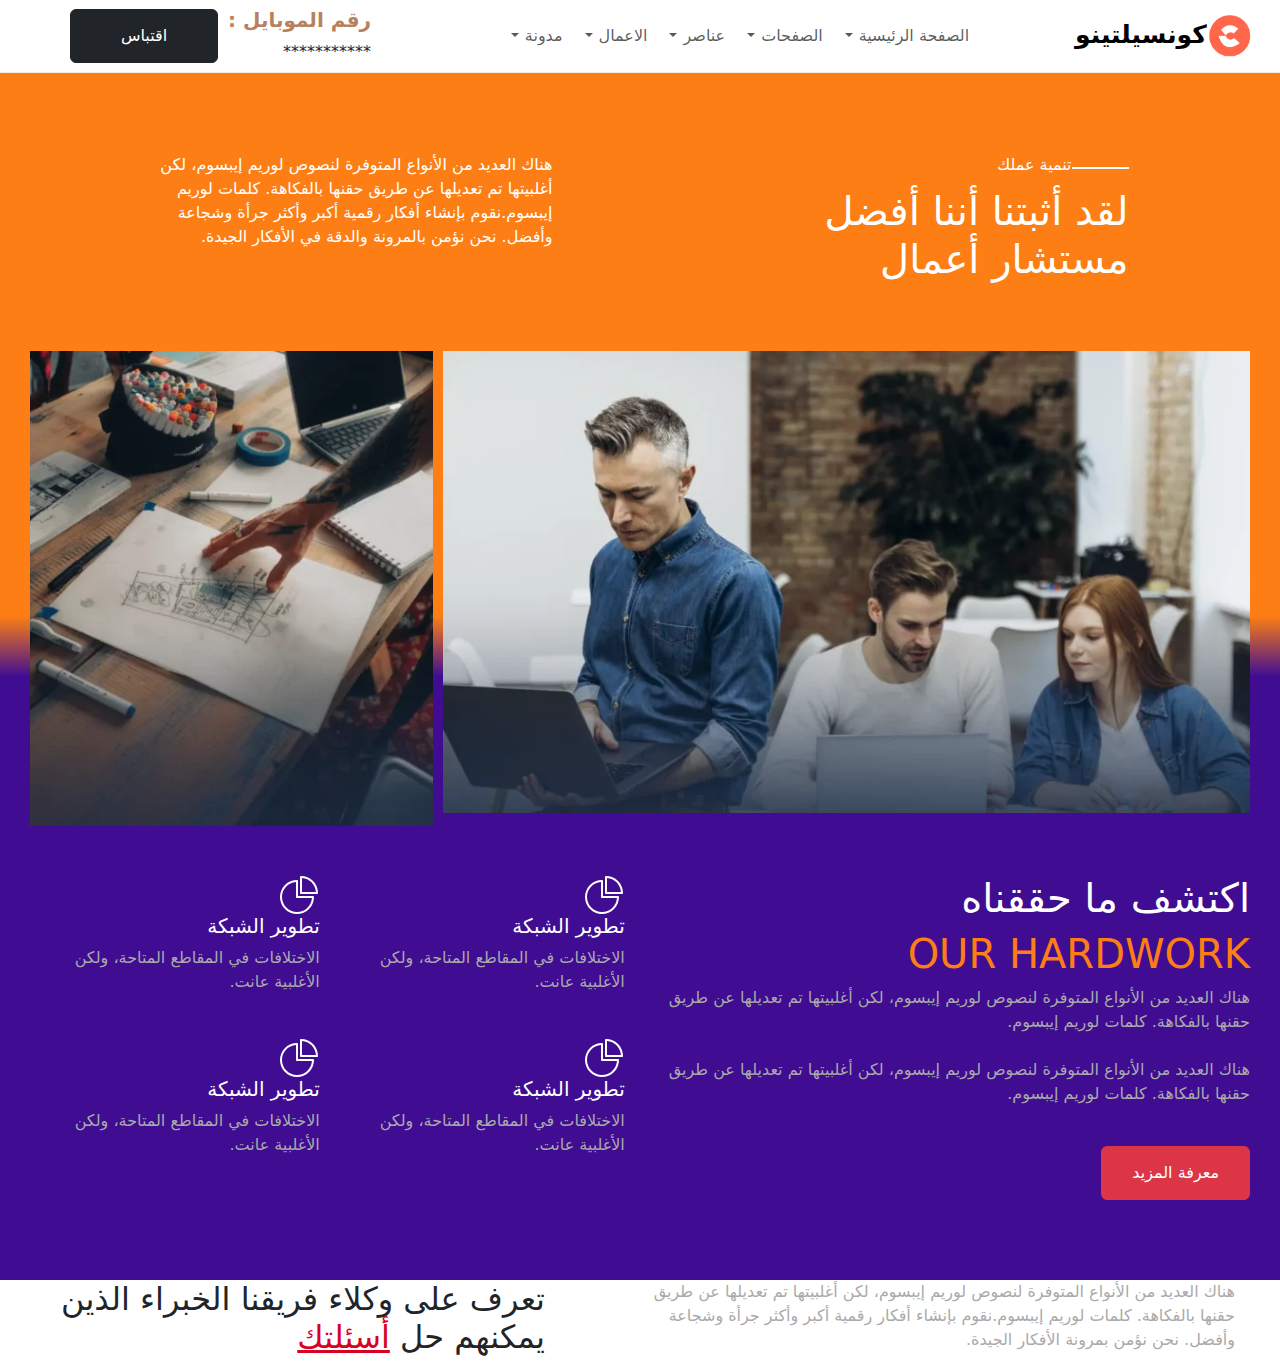
<file: projects/project-2/4/assets/img/Document Title.html>
<!DOCTYPE html>
<!-- saved from url=(0032)http://127.0.0.1:5500/index.html -->
<html dir="rtl" lang="ar"><head><meta http-equiv="Content-Type" content="text/html; charset=UTF-8">
    
    <meta http-equiv="X-UA-Compatible" content="IE=edge">
    <meta name="viewport" content="width=device-width, initial-scale=1.0">
    <title>Document Title</title>
    <link rel="stylesheet" href="./Document Title_files/normalize.css">
    <link rel="stylesheet" href="./Document Title_files/bootstrap.min.css">
    <link rel="stylesheet" href="./Document Title_files/main.css">
  </head>
  <body cz-shortcut-listen="true">
    <nav class="navbar navbar-expand-sm">
      <div class="container">
        <a class="navbar-brand" href="http://127.0.0.1:5500/index.html#">
          <img src="./Document Title_files/im-nav.png" alt="">كونسيلتينو
        </a>
        <button class="navbar-toggler d-lg-none" type="button" data-bs-toggle="collapse" data-bs-target="#collapsibleNavId" aria-controls="collapsibleNavId" aria-expanded="false" aria-label="Toggle navigation">
          <span class="navbar-toggler-icon"></span>
        </button>
        <div class="collapse navbar-collapse" id="collapsibleNavId">
          <ul class="navbar-nav mt-2 mt-lg-0">
            <li class="nav-item dropdown">
              <a class="nav-link dropdown-toggle" href="http://127.0.0.1:5500/index.html#" id="dropdownId" data-bs-toggle="dropdown" aria-haspopup="true" aria-expanded="false">الصفحة الرئيسية</a>
              <div class="dropdown-menu" aria-labelledby="dropdownId"></div>
            </li>
            <li class="nav-item dropdown">
              <a class="nav-link dropdown-toggle" href="http://127.0.0.1:5500/index.html#" id="dropdownId" data-bs-toggle="dropdown" aria-haspopup="true" aria-expanded="false">الصفحات</a>
              <div class="dropdown-menu" aria-labelledby="dropdownId"></div>
            </li>
            <li class="nav-item dropdown">
              <a class="nav-link dropdown-toggle" href="http://127.0.0.1:5500/index.html#" id="dropdownId" data-bs-toggle="dropdown" aria-haspopup="true" aria-expanded="false">عناصر</a>
              <div class="dropdown-menu" aria-labelledby="dropdownId"></div>
            </li>
            <li class="nav-item dropdown">
              <a class="nav-link dropdown-toggle" href="http://127.0.0.1:5500/index.html#" id="dropdownId" data-bs-toggle="dropdown" aria-haspopup="true" aria-expanded="false">الاعمال</a>
              <div class="dropdown-menu" aria-labelledby="dropdownId"></div>
            </li>
            <li class="nav-item dropdown">
              <a class="nav-link dropdown-toggle" href="http://127.0.0.1:5500/index.html#" id="dropdownId" data-bs-toggle="dropdown" aria-haspopup="true" aria-expanded="false">مدونة</a>
              <div class="dropdown-menu" aria-labelledby="dropdownId"></div>
            </li>
          </ul>
        </div>
        <div class="smallcon collapse navbar-collapse" id="collapsibleNavId">
          <span>
            <h5>رقم الموبايل :</h5>
            <span>***********</span>
          </span>
          <a href="http://127.0.0.1:5500/index.html#" target="_blank" type="button" class="btn small btn-dark big">اقتباس</a>
        </div>
      </div>
    </nav>
    <section class="section-con">
      <section class="section1 d-flex">
        <div class="start">
          <span class="d-flex">
            <div></div>
            تنمية عملك
          </span>
          <h1>لقد أثبتنا أننا أفضل مستشار أعمال</h1>
        </div>
        <div class="end">
          هناك العديد من الأنواع المتوفرة لنصوص لوريم إيبسوم، لكن أغلبيتها تم
          تعديلها عن طريق حقنها بالفكاهة. كلمات لوريم إيبسوم.نقوم بإنشاء أفكار
          رقمية أكبر وأكثر جرأة وشجاعة وأفضل. نحن نؤمن بالمرونة والدقة في
          الأفكار الجيدة.
        </div>
      </section>
      <section class="images">
        <div class="big-image">
          <img class="big-image" src="./Document Title_files/service_corporate_image02-850x487.png" alt="">
          <div class="txt">
            <p class="big-txt">إدارة وكالة رقمية ناجحة منذ عام 2001</p>
            <p class="small-txt">شركة الخدمة</p>
          </div>
        </div>
        <div class="small-image">
          <img class="small-image" src="./Document Title_files/service_corporate_image03-425x500.png" alt="">
          <div class="txt">
            <p class="big-txt">تعرف على فريق الخبراء لدينا</p>
            <p class="small-txt">شركة الخدمة</p>
          </div>
        </div>
      </section>
      <section class="section2 d-flex mt-5">
        <div class="text-sec">
          <h1>اكتشف ما حققناه</h1>
          <h1 style="color: #fd7e14">OUR HARDWORK</h1>
          <p>
            هناك العديد من الأنواع المتوفرة لنصوص لوريم إيبسوم، لكن أغلبيتها تم
            تعديلها عن طريق حقنها بالفكاهة. كلمات لوريم إيبسوم.
          </p>
          <p class="mt-4">
            هناك العديد من الأنواع المتوفرة لنصوص لوريم إيبسوم، لكن أغلبيتها تم
            تعديلها عن طريق حقنها بالفكاهة. كلمات لوريم إيبسوم.
          </p>
          <button type="button" class="btn btn-danger big mt-4">
            معرفة المزيد
          </button>
        </div>
        <div class="icons-sec d-flex">
          <div class="ico-con">
            <svg xmlns="http://www.w3.org/2000/svg" xmlns:xlink="http://www.w3.org/1999/xlink" width="40" height="40" viewBox="0 0 20 20" fill="#fff">
              <path d="M8.5 20c-2.27 0-4.405-0.884-6.010-2.49s-2.49-3.74-2.49-6.010c0-2.27 0.884-4.405 2.49-6.010s3.74-2.49 6.010-2.49c0.276 0 0.5 0.224 0.5 0.5v7.5h7.5c0.276 0 0.5 0.224 0.5 0.5 0 2.27-0.884 4.405-2.49 6.010s-3.74 2.49-6.010 2.49zM8 4.016c-3.903 0.258-7 3.516-7 7.484 0 4.136 3.364 7.5 7.5 7.5 3.967 0 7.225-3.097 7.484-7h-7.484c-0.276 0-0.5-0.224-0.5-0.5v-7.484z"></path>
              <path d="M18.5 10h-8c-0.276 0-0.5-0.224-0.5-0.5v-8c0-0.276 0.224-0.5 0.5-0.5 2.27 0 4.405 0.884 6.010 2.49s2.49 3.74 2.49 6.010c0 0.276-0.224 0.5-0.5 0.5zM11 9h6.984c-0.247-3.738-3.246-6.736-6.984-6.984v6.984z"></path>
            </svg>
            <div class="text">
              <h5>تطوير الشبكة</h5>
              <p>الاختلافات في المقاطع المتاحة، ولكن الأغلبية عانت.</p>
            </div>
          </div>
          <div class="ico-con">
            <svg xmlns="http://www.w3.org/2000/svg" xmlns:xlink="http://www.w3.org/1999/xlink" width="40" height="40" viewBox="0 0 20 20" fill="#fff">
              <path d="M8.5 20c-2.27 0-4.405-0.884-6.010-2.49s-2.49-3.74-2.49-6.010c0-2.27 0.884-4.405 2.49-6.010s3.74-2.49 6.010-2.49c0.276 0 0.5 0.224 0.5 0.5v7.5h7.5c0.276 0 0.5 0.224 0.5 0.5 0 2.27-0.884 4.405-2.49 6.010s-3.74 2.49-6.010 2.49zM8 4.016c-3.903 0.258-7 3.516-7 7.484 0 4.136 3.364 7.5 7.5 7.5 3.967 0 7.225-3.097 7.484-7h-7.484c-0.276 0-0.5-0.224-0.5-0.5v-7.484z"></path>
              <path d="M18.5 10h-8c-0.276 0-0.5-0.224-0.5-0.5v-8c0-0.276 0.224-0.5 0.5-0.5 2.27 0 4.405 0.884 6.010 2.49s2.49 3.74 2.49 6.010c0 0.276-0.224 0.5-0.5 0.5zM11 9h6.984c-0.247-3.738-3.246-6.736-6.984-6.984v6.984z"></path>
            </svg>
            <div class="text">
              <h5>تطوير الشبكة</h5>
              <p>الاختلافات في المقاطع المتاحة، ولكن الأغلبية عانت.</p>
            </div>
          </div>
          <div class="ico-con">
            <svg xmlns="http://www.w3.org/2000/svg" xmlns:xlink="http://www.w3.org/1999/xlink" width="40" height="40" viewBox="0 0 20 20" fill="#fff">
              <path d="M8.5 20c-2.27 0-4.405-0.884-6.010-2.49s-2.49-3.74-2.49-6.010c0-2.27 0.884-4.405 2.49-6.010s3.74-2.49 6.010-2.49c0.276 0 0.5 0.224 0.5 0.5v7.5h7.5c0.276 0 0.5 0.224 0.5 0.5 0 2.27-0.884 4.405-2.49 6.010s-3.74 2.49-6.010 2.49zM8 4.016c-3.903 0.258-7 3.516-7 7.484 0 4.136 3.364 7.5 7.5 7.5 3.967 0 7.225-3.097 7.484-7h-7.484c-0.276 0-0.5-0.224-0.5-0.5v-7.484z"></path>
              <path d="M18.5 10h-8c-0.276 0-0.5-0.224-0.5-0.5v-8c0-0.276 0.224-0.5 0.5-0.5 2.27 0 4.405 0.884 6.010 2.49s2.49 3.74 2.49 6.010c0 0.276-0.224 0.5-0.5 0.5zM11 9h6.984c-0.247-3.738-3.246-6.736-6.984-6.984v6.984z"></path>
            </svg>
            <div class="text">
              <h5>تطوير الشبكة</h5>
              <p>الاختلافات في المقاطع المتاحة، ولكن الأغلبية عانت.</p>
            </div>
          </div>
          <div class="ico-con">
            <svg xmlns="http://www.w3.org/2000/svg" xmlns:xlink="http://www.w3.org/1999/xlink" width="40" height="40" viewBox="0 0 20 20" fill="#fff">
              <path d="M8.5 20c-2.27 0-4.405-0.884-6.010-2.49s-2.49-3.74-2.49-6.010c0-2.27 0.884-4.405 2.49-6.010s3.74-2.49 6.010-2.49c0.276 0 0.5 0.224 0.5 0.5v7.5h7.5c0.276 0 0.5 0.224 0.5 0.5 0 2.27-0.884 4.405-2.49 6.010s-3.74 2.49-6.010 2.49zM8 4.016c-3.903 0.258-7 3.516-7 7.484 0 4.136 3.364 7.5 7.5 7.5 3.967 0 7.225-3.097 7.484-7h-7.484c-0.276 0-0.5-0.224-0.5-0.5v-7.484z"></path>
              <path d="M18.5 10h-8c-0.276 0-0.5-0.224-0.5-0.5v-8c0-0.276 0.224-0.5 0.5-0.5 2.27 0 4.405 0.884 6.010 2.49s2.49 3.74 2.49 6.010c0 0.276-0.224 0.5-0.5 0.5zM11 9h6.984c-0.247-3.738-3.246-6.736-6.984-6.984v6.984z"></path>
            </svg>
            <div class="text">
              <h5>تطوير الشبكة</h5>
              <p>الاختلافات في المقاطع المتاحة، ولكن الأغلبية عانت.</p>
            </div>
          </div>
        </div>
      </section>
    </section>
    <section class="section3 d-flex">
      <section class="paragraph-sec">
        <p>
          هناك العديد من الأنواع المتوفرة لنصوص لوريم إيبسوم، لكن أغلبيتها تم
          تعديلها عن طريق حقنها بالفكاهة. كلمات لوريم إيبسوم.نقوم بإنشاء أفكار
          رقمية أكبر وأكثر جرأة وشجاعة وأفضل. نحن نؤمن بمرونة الأفكار الجيدة.
        </p>
      </section>
      <section class="header-sec">
        <h2>
          تعرف على وكلاء فريقنا الخبراء الذين يمكنهم حل
          <span>أسئلتك</span>
        </h2>
      </section>
    </section>
    <script src="./Document Title_files/bootstrap.bundle.min.js.download"></script>
    <script src="./Document Title_files/main.js.download"></script>
  <!-- Code injected by live-server -->
<script>
	// <![CDATA[  <-- For SVG support
	if ('WebSocket' in window) {
		(function () {
			function refreshCSS() {
				var sheets = [].slice.call(document.getElementsByTagName("link"));
				var head = document.getElementsByTagName("head")[0];
				for (var i = 0; i < sheets.length; ++i) {
					var elem = sheets[i];
					var parent = elem.parentElement || head;
					parent.removeChild(elem);
					var rel = elem.rel;
					if (elem.href && typeof rel != "string" || rel.length == 0 || rel.toLowerCase() == "stylesheet") {
						var url = elem.href.replace(/(&|\?)_cacheOverride=\d+/, '');
						elem.href = url + (url.indexOf('?') >= 0 ? '&' : '?') + '_cacheOverride=' + (new Date().valueOf());
					}
					parent.appendChild(elem);
				}
			}
			var protocol = window.location.protocol === 'http:' ? 'ws://' : 'wss://';
			var address = protocol + window.location.host + window.location.pathname + '/ws';
			var socket = new WebSocket(address);
			socket.onmessage = function (msg) {
				if (msg.data == 'reload') window.location.reload();
				else if (msg.data == 'refreshcss') refreshCSS();
			};
			if (sessionStorage && !sessionStorage.getItem('IsThisFirstTime_Log_From_LiveServer')) {
				console.log('Live reload enabled.');
				sessionStorage.setItem('IsThisFirstTime_Log_From_LiveServer', true);
			}
		})();
	}
	else {
		console.error('Upgrade your browser. This Browser is NOT supported WebSocket for Live-Reloading.');
	}
	// ]]>
</script>


</body></html>
</file>
<file: projects/project-1/styles/main.css>
* {
  box-sizing: border-box !important;
  transition: 0.25s;
}
a {
  text-decoration: none;
  color: inherit;
}
img {
  max-width: 100%;
}
@font-face {
  font-family: "Expo Arabic";
  src: url(../EXPO\ ARABIC\ SEMIBOLD.TTF);
}
body {
  font-family: "Expo Arabic";
  margin: 0;
  background-color: #f7f9fc;
}
.navbar-collapse {
  flex-basis: 100%;
  flex-grow: 0;
  align-items: center;
}
.logo {
  width: 84px;
}
.btn.btn-dark {
  margin-right: 20px;
  font-size: 13px !important;
}
.rad {
  border-radius: 50px;
}
.nav-item {
  margin: auto 10px;
}
.landing-img {
  width: 400px;
  max-width: 100%;
}
.about .container p {
  max-width: 572px;
  margin: auto !important;
}
.numbers {
  justify-content: center;
}
.numbers span {
  margin: 20px;
}
.services {
  background-color: #101010;
  padding-bottom: 100px;
}
.services .container p {
  max-width: 785px;
  margin: auto;
}
.mt-6 {
  margin-top: 6rem;
}
.mt-7 {
  margin-top: 7rem;
}
.pt-6 {
  padding-top: 6rem;
}
.pt-7 {
  padding-top: 7rem;
}
.service {
  text-align: start;
  border: #5b5b5b solid;
  border-radius: 12px;
  padding: 30px 20px 20px 10px;
}
.service img {
  width: 100px;
  margin-bottom: 25px;
}
.service h5 {
  color: #00ff00;
}
.row {
  margin-top: 22px;
}
.portfolio {
  margin-top: 70px;
}
.portfolio > .container > h2 {
  text-align: center;
}
.portfolio > .container > .con {
  overflow-x: scroll;
  gap: 20px;
  display: grid;
  scroll-behavior: smooth;
  grid-template-columns: repeat(5, 380px);
}
.portfolio > .container > .con::-webkit-scrollbar {
  display: none;
}
.portfolio > .container > .con > .portitem {
  margin: 20px;
  background-color: #fff;
  position: relative;
  padding-bottom: 50px;
  border-radius: 12%;
  width: 390px;
  display: inline-block;
}
.portfolio > .container > .con > .portitem > img {
  width: 100%;
  border-radius: 12%;
  margin-bottom: 20px;
}
.portfolio > .container > .con > .portitem > span {
  font-size: 10px;
  background-color: #f7f9fc;
  padding: 8px;
  border-radius: 100px;
}
.portfolio > .container > .con > .portitem > h5 {
  margin-top: 15px;
}
.portfolio > .container > .con > .portitem > .pos {
  position: absolute;
  left: 8%;
  bottom: 20px;
}
.controler {
  text-align: center;
  display: flex;
  justify-content: center;
}
.controler svg {
  display: block;
  margin: 5px;
  cursor: pointer;
}
.controler i {
  display: block;
  margin: 5px;
  cursor: pointer;
}
.d-grid {
  display: grid !important;
  grid-template-columns: repeat(3, 380px);
  gap: 84px;
  background: #fff;
  overflow-x: scroll;
}
.d-grid::-webkit-scrollbar {
  display: none;
}
.grid {
  display: grid;
  gap: 10px;
  grid-template-columns: repeat(auto-fill, minmax(320px, 1fr));
}
section .container .header {
  text-align: center;
  padding: 70px;
}
section .container .header p {
  max-width: 673.5px;
  margin: auto;
}
section .container .secContent {
  display: flex;
}
section .container .secContent > img {
  width: 562px;
  max-width: 40%;
}
section .container .secContent .bars {
  margin-right: 10px;
}
section .container .secContent .bars .bar {
  box-sizing: border-box;
  max-width: 549px;
  display: flex;
  justify-content: center;
  align-items: center;
  background-color: #fff;
  padding: 24px;
  border-radius: 27px;
  margin-top: 15px;
}
section .container .secContent .bars .bar img {
  width: 56px;
  height: 56px;
  border-radius: 17%;
  background-color: #00ff00;
  box-sizing: border-box;
  padding: 8px;
}
section .container .secContent .bars .bar span {
  margin-right: 10px;
}
section .container .secContent .bars .bar span p {
  font-size: 10px;
  margin-top: 0;
  margin-right: 15px;
}

.reacts {
  margin-top: 100px;
  padding-top: 100px;
  background-color: #fff;
}
.reacts h2 {
  text-align: center;
}
.reacts .section1 .client {
  padding: 40px;
  width: 454px;
  height: 256px;
  background-color: #f9faff;
  border-radius: 20px;
  position: relative;
  margin: 5px;
}
.reacts .section1 .d-flex {
  display: flex;
  flex-direction: row;
  align-items: flex-start;
  justify-content: flex-start;
}
.reacts .section1 .client .d-flex img {
  width: 60px;
  height: 60px;
}
.reacts .section1 .client p {
  font-size: 10px;
}
.reacts .section1 .client .ac {
  margin-right: 20px;
}
.reacts .section1 .client > p {
  margin-top: 20px;
}
.stars {
  display: flex;
  position: absolute;
  bottom: 20px;
  right: 15px;
}
.stars img {
  width: 20px;
  height: 20px;
  margin: 2px;
}
.section2 {
  margin-top: 100px;
}
.section2 .d-flex {
  display: grid !important;
  grid-template-columns: repeat(6, 146.73px);
  gap: 84px;
  background: #fff;
  overflow-x: scroll;
  scroll-behavior: smooth;
}
.section2 .d-flex::-webkit-scrollbar {
  display: none;
}
.section2 .d-flex img {
  position: relative;
  width: 146.73px;
  height: 100px;
  flex-shrink: 0;
}
.contact {
  margin-top: 100px;
}
.contact .container {
  display: flex;
}
.contact .container .newsec1 h2 {
  width: 304px;
}
.contact .container .newsec1 img {
  width: 237px;
  margin-top: -60px;
  margin-right: 200px;
}
.newsec1 {
  margin-top: 40px;
}
.newsec2 .spancon span {
  display: inline-block;
  background-color: #fff;
  border-radius: 100px;
  padding: 7px 19px 10px 16px;
  margin: 3px;
}
.newsec2 form {
  margin-top: 20px;
}
.newsec2 form input {
  display: block;
  margin: 3px;
  width: 592px;
  padding: 16px 20px;
}
.btn.btn-dark.two {
  padding: 12px 30px;
}
footer {
  background-color: #101010;
  color: #fff;
  padding-top: 50px;
  margin-top: 50px;
}
.top,
.bottom {
  display: flex;
  justify-content: space-between;
  padding: 10px;
}
.top .logo img {
  margin-top: -12px;
}
.link {
  margin: 10px;
}
@media (max-width: 1147px) {
  .newsec2 form input {
    width: 100%;
  }
}
@media (min-width: 575.5px) {
  .cont-lang.collapse.navbar-collapse {
    order: -1;
  }
}
@media (max-width: 575.5px) {
  section .container .secContent > img {
    display: none;
  }
}
@media (max-width: 359.5px) {
  .grid {
    display: grid;
    gap: 10px;
    grid-template-columns: repeat(auto-fill, minmax(275px, 1fr));
  }
}
@media (width < 992px) {
  .contact .container .newsec1 img {
    display: none;
  }
  .contact .container {
    flex-direction: column;
  }
}
</file>
<file: projects/games/rock paper scissors/styles/main.css>
.none {
  display: none !important;
}
html {
  min-height: 100vh;
}
body {
  margin: 0;
  background-color: #161a3d;
  color: #fff;
  font-family: Arial, Helvetica, sans-serif;
  background: radial-gradient(hsl(214, 47%, 23%), hsl(237, 49%, 15%));
  background-size: 100% 100%;
  background-repeat: no-repeat;
}
header {
  display: flex;
  justify-content: space-between;
  align-items: center;
  max-width: 500px;
  margin: 50px auto auto auto;
  border: solid #fff;
  border-radius: 20px;
  padding: 10px 55px;
}
.score {
  text-align: center;
  background-color: #fff;
  padding: 10px 30px;
  border-radius: 16px;
}
.score > * {
  margin: 0;
}
header h1 {
  font-size: 60px;
  color: #59566a;
}
header h6 {
  font-size: 16px;
  color: #5f668b;
}
.site {
  display: flex;
  flex-wrap: wrap;
  justify-content: space-around;
  max-width: 475px;
  margin: 65px auto;
  background-image: url(../images/bg-triangle.svg);
  background-repeat: no-repeat;
  background-position: center center;
  background-size: 80% 80%;
}
.comparison .you .action,
.comparison .computer .action {
  border-color: transparent;
  background-color: #17223e;
}
.site .action {
  display: flex;
  align-items: center;
  justify-content: center;
  width: 120px;
  height: 120px;
  border: solid 20px;
  border-radius: 50%;
  box-shadow: inset 2px -1px 20px 0px #000;
  cursor: pointer;
}
.site .action img{
  width: 50%;
}
.site .action.rock {
  border-color: #df405e;
  background-color: #fff;
}
.site .action.paper {
  border-color: #5371f3;
  background-color: #fff;
}
.site .action.scissors {
  border-color: #eba824;
  background-color: #fff;
}
.comparison {
  background: none;
  justify-content: space-between;
}
.comparison .you,
.comparison .computer {
  display: flex;
  align-items: center;
  justify-content: center;
  flex-direction: column;
}
.result {
  color: #f00;
  text-align: center;
  width: 100px;
  margin: 50px auto auto auto;
  background-color: #fff;
  font-size: 20px;
  font-weight: 800;
}
@media (max-width: 370px) {
  header {
    padding: 10px;
    flex-wrap: wrap;
    justify-content: center;
  }
  .site .action {
    width: 26vw;
    height: 26vw;
    border: solid 4vw;
  }
}
</file>
<file: projects/project-2/1/assets/styles/main.css>
* {
  transition: 1s;
}
section {
  padding: 50px 12px 12px 12px;
}
p {
  color: #697e79;
}
.navbar-brand img {
  max-height: 42px;
}
.navbar-brand {
  font-size: 25px;
  font-weight: 700;
}
.collapse {
  justify-content: center;
}
.btn-703edb {
  background-color: #703edb;
  color: #ffffff;
  border-radius: 30px;
  padding: 6px 25px 10px;
}
.btn-703edb:hover {
  background-color: #703edb;
  color: #ffffff;
  border-radius: 30px;
  padding: 6px 25px 10px;
}
.big:hover {
  padding: 14px 38px 14px 50px;
}
.dropdown-toggle::after {
  margin: 0 6px;
}
.dropdown {
  position: unset;
}
.dropdown-menu {
  width: 100%;
}
nav {
  border-bottom: solid #f8e9de 1px;
}
nav .container {
  max-width: 100% !important;
}
.landing {
  background-image: url("../img/Banner-Pet-new01.png");
  height: calc(100vw * 0.5625);
  max-height: 679px;
  background-size: 100%;
  background-repeat: no-repeat;
  width: 100%;
  display: flex;
  justify-content: stretch;
  align-items: stretch;
  padding: 10px;
}
.landing .sec2 {
  min-width: 50%;
}
.landing .sec2 img {
  height: auto;
  width: 100%;
  max-width: 576px;
  border: none;
  border-radius: 0;
  -webkit-box-shadow: none;
  box-shadow: none;
}
.section1 {
  padding: 40px 0;
  background-color: #f3f8fc;
}
.bg-green-center {
  display: block;
  width: fit-content;
  margin: auto;
  background-color: #e3fae1;
  color: #42df31;
  padding: 8px 15px;
  border-radius: 50px;
}
.section1 h2 {
  text-align: center;
}
.section1 p {
  text-align: center;
}
.section1 .d-flex.flex-wrap {
  margin-top: 40px;
}
.section1 .d-flex.flex-wrap .image {
  border-radius: 50%;
  position: relative;
  margin-bottom: 30px;
}
.section1 .d-flex.flex-wrap .image span {
  display: flex;
  align-items: center;
  justify-content: center;
  font-size: 20px;
  background-color: #fff;
  width: 60px;
  height: 60px;
  padding: 0;
  border-radius: 50%;
  position: absolute;
  bottom: 0;
  left: 50%;
  transform: translate(-50%, 35%);
  box-shadow: 0px 0px 20px -3px #000;
}
.section1 .d-flex.flex-wrap .image span i::before {
  content: "\f105";
}
.section1 .d-flex.flex-wrap .image span:hover i::before {
  content: "\f061";
}
.section2 {
  background-image: url(../img/Polygon-1.jpg);
  background-repeat: no-repeat;
  background-color: #fff9f5;
}
.section2 .serverse-center {
  display: block;
  width: fit-content;
  margin: auto;
  background-color: #fbeae0;
  color: #d87c3f;
  padding: 8px 15px;
  border-radius: 50px;
}
.section2 .txt-sec {
  text-align: center;
}
.section2 > .d-flex > * {
  flex: 1;
}
.section2 > .d-flex .image {
  display: flex;
  align-items: center;
  justify-content: center;
}
.section2 > .d-flex .image img {
  max-width: 100%;
  max-height: 100%;
}
.section2 > .d-flex .icons .con {
  margin: 20px 0;
}
.section2 > .d-flex .icons {
  display: flex;
  flex-direction: column;
  justify-content: space-around;
}
.section2 > .d-flex .icons .con .icon {
  margin: 0 20px;
  border-radius: 50%;
  aspect-ratio: 1/1;
  width: 70px;
  height: 70px;
  display: flex;
  align-items: center;
  justify-content: center;
}
.orange {
  color: #fe8d4f;
}
.btn-orange {
  color: #fe8d4f;
  background-color: #fbeae0;
}
.btn-color {
  border-radius: 30px;
  padding: 3px 10px 6px;
  margin: 10px;
  margin-top: 74px;
  display: block;
  width: fit-content;
}
.btn-green {
  color: #42df31;
  background-color: #e3fae1;
}
.text {
  font-size: 50px;
  font-weight: 700;
}
.big {
  padding: 14px 38px 14px 50px;
}
section.d-flex > * {
  flex: 1;
}
section.d-flex .sec1 {
  position: relative;
  aspect-ratio: 1/1;
}
section.d-flex .sec1 img {
  position: absolute;
  max-width: 100%;
  top: 50%;
  left: 50%;
  transform: translate(-50%, -50%);
}
section.d-flex .sec1 [src="./assets/img/Pet-care-2x-03-min.png"] {
  width: 50%;
  transform: translate(-13%, 22%);
}
section.d-flex .sec1 [src="./assets/img/lines.svg"] {
  width: 20%;
  transform: translate(-250%, -235%) rotatez(180deg) rotatex(180deg);
}
.CARE-SERVICES .sec2 [src="./assets/img/lines.svg"] {
  width: 20%;
  transform: translate(100%, -600%) rotatez(180deg) rotatex(180deg);
}
section.d-flex .sec2 {
  padding-right: 44px;
  padding-left: 20px;
}
.icocon2,
.icocon1 {
  display: flex;
  margin-top: 20px;
}
.icocon2 .ico,
.icocon1 .ico {
  display: flex;
  justify-content: center;
  align-items: center;
  background-color: #fff3dd;
  border-radius: 50%;
  width: 69.7px;
  height: 65.7px;
}
.icocon1 .ico {
  background-color: #fff3dd;
}
.icocon2 .ico {
  background-color: #ebfff1;
}
.icocon2 .txtcon h2 {
  font-size: 20px;
}
.icocon1 .txtcon h2 {
  font-size: 20px;
}
.bg-purple {
  background-color: #703edb;
  padding: 50px 50px 55px;
  margin-top: 100px;
}
.small-sec {
  display: flex;
  justify-content: space-between;
}
.small-sec.bg-purple {
  margin: 0 0 90px 0;
}
.btn-con {
  display: flex;
  align-items: center;
  justify-content: center;
}
.safe-btn {
  border-radius: 50px;
  padding: 14px 44px;
  color: #703edb;
}
.text-con {
  color: #fff;
}
.text-con p {
  color: #fff;
}
.text-con h1 {
  font-size: 40px;
}
.rotate {
  transform: rotatey(180deg);
}
.btn-purp {
  background-color: #eee6ff;
  color: #703edb;
}
.CARE-SERVICES {
  margin: 12px 0;
  display: flex;
  padding: 10px 10px;
}
.CARE-SERVICES > * {
  flex: 1;
}
.CARE-SERVICES .sec2 {
  position: relative;
}
.CARE-SERVICES .sec2 img {
  position: absolute;
  top: 50%;
  left: 50%;
}
.CARE-SERVICES .sec2 img[src="./assets/img/Pet-care-2x-04-min.png"] {
  max-width: 90%;
  transform: translate(-50%, -50%);
}
.CARE-SERVICES .sec2 img[src="./assets/img/lines.svg"] {
  max-width: 20% !important;
  transform: translate(-248%, -178%) rotatez(180deg) rotatex(180deg);
}
.final {
  display: flex;
  gap: 20px;
  justify-content: space-evenly;
}
.card {
  max-width: 300px;
  border-radius: 0.5rem;
  background-color: #fff;
  box-shadow: 1px 1px 2px 0 rgba(0, 0, 0, 0.05);
  border: 1px solid transparent;
  border-radius: 20px;
}
.card a {
  text-decoration: none;
}
.content {
  padding: 1.1rem;
}
.image:not(.section1 .d-flex.flex-wrap .image):not(.section2 > .d-flex .image) {
  object-fit: cover;
  width: 100%;
  height: 150px;
  border-radius: 7px;
}
.title {
  color: #111827;
  font-size: 1.125rem;
  line-height: 1.75rem;
  font-weight: 600;
  padding-bottom: 20px;
}
.action {
  display: inline-flex;
  margin-top: 1rem;
  color: #ffffff;
  font-size: 0.875rem;
  line-height: 1.25rem;
  font-weight: 500;
  align-items: center;
  gap: 0.25rem;
  background-color: #6f42c1;
  padding: 10px 8px;
  border-radius: 4px;
}
.action span {
  transition: 0.3s ease;
}
.action:hover span {
  transform: translateX(4px);
}
footer {
  color: #fff;
  background-image: url(../img/Polygon-1-copy-7-1.jpg);
  background-position: 0 0;
  background-size: 150%;
  background-color: #2c2d43;
  background-repeat: no-repeat;
  min-height: 100px;
  padding: 50px 0 0 0;
}
footer .sec1 p {
  color: #fff;
}
footer .sec1 {
  display: flex;
  height: 100%;
  align-items: center;
}
footer .sec1 > * {
  flex: 1;
}
footer .sec1 .icon {
  display: flex;
  justify-content: center;
  align-items: center;
  height: 100%;
}
footer .sec1 form .input {
  display: flex;
  position: relative;
  justify-content: center;
  height: 60px;
  border-radius: 50px;
}
footer .sec1 form .input input {
  flex: 1;
  border-radius: 50px;
}
footer .sec1 form .input button {
  position: absolute;
  height: 75%;
  top: 50%;
  left: 10px;
  transform: translatey(-50%);
  border-radius: 50px;
  background-color: #703edb;
  color: #fff;
}
footer .sec1 form .input button:hover {
  background-color: #5c25d2;
}
footer .sec2 {
  flex-wrap: wrap !important;
  margin: 30px 0 0;
  padding: 30px 15px;
  border-top: solid 1px #43455d;
  border-bottom: solid 1px #43455d;
}
footer .sec2 > * {
  flex: 1;
  min-width: 25%;
}
footer .sec2 .con .icon {
  color: #fff;
  display: flex;
}
footer .sec2 .con .icon i {
  display: flex;
  margin: 5px;
  border: solid snow 1px;
  width: 25px;
  height: 25px;
  justify-content: center;
  align-items: center;
  border-radius: 5px;
}
p.footer {
  width: 100%;
  text-align: center;
  margin: 0;
  padding: 15px;
}
section:not([class]) > .txt p {
  padding: 0 100px;
}
@media (max-width: 992px) {
  section.d-flex {
    flex-direction: column;
    margin-top: -154px;
  }
  section.d-flex .sec1 {
    margin-top: 100px;
  }
  .icocon1,
  .icocon2 {
    display: flex;
    flex-direction: column;
    margin: 20px 0;
  }
  .btn.small {
    display: none;
  }
  .collapse {
    position: absolute;
    top: 100%;
    background: #fff;
    width: 100%;
    right: 0;
    padding-right: 73px;
    padding-bottom: 10px;
  }
  .CARE-SERVICES {
    flex-direction: column;
  }
  .CARE-SERVICES .sec2 {
    aspect-ratio: 1/1 !important;
  }
  .CARE-SERVICES .sec2 img {
    max-width: 80%;
    max-height: 80%;
    top: 0;
    right: 50%;
    transform: translate(50%, 10%) !important;
  }
  .CARE-SERVICES .sec2 img[src="./assets/img/lines.svg"] {
    max-width: 20% !important;
    max-height: 20% !important;
    top: 0;
    right: 50%;
    transform: translate(214%, 15%) !important;
  }
  .small-sec {
    flex-direction: column;
    align-items: center;
    justify-content: space-between;
  }
  footer .sec2 > * {
    min-width: 50%;
  }
}
@media (max-width: 840px) {
  .section2 > .d-flex {
    flex-direction: column;
  }
  .section2 > .d-flex .left {
    display: flex;
    flex-direction: column;
    align-items: end;
  }
  .section2 > .d-flex .image img {
    max-width: 500px;
  }
}
@media (max-width: 768px) {
  .landing .sec2 {
    display: none;
  }
  footer .sec1 .icon {
    display: none;
  }
  section:not([class]) > .txt p {
    padding: 0;
  }
}
@media (max-width: 688px) {
  .final {
    display: flex;
    flex-wrap: wrap;
  }
  .section2 > .d-flex .image img {
    max-width: 100%;
  }
}
@media (max-width: 688px) {
  footer .sec2 > * {
    min-width: 80%;
    max-width: 80%;
    margin: 0 auto;
  }
}
svg[fill="#6ED85F"] {
  background-color: #c5f9cf;
}
svg[fill="#6ED85F"].radius {
  background-color: #c5f9cf;
  border-radius: 50%;
}
.ico-orange {
  background-color: #fff3dd;
  fill: #ff7200;
}
.ico-green {
  background-color: #ebfff1;
  fill: #6ed85f;
}
.ico-blue {
  background-color: #ddf1ff;
  fill: #0ea1ff;
}
.ico-purp {
  background-color: #f3eefe;
  fill: #4533f9;
}
.ico-gray {
  background-color: #f0f0f0;
  fill: #2a2a2a;
}
.ico-pink {
  background-color: #fae6fc;
  fill: #c306cf;
}
</file>
<file: projects/project-2/2/assets/styles/main.css>
@font-face {
  font-family: "Expo Arabic";
  src: url(EXPO\ ARABIC\ SEMIBOLD.TTF);
}
body {
  font-family: "Expo Arabic";
}

p {
  padding: 20px;
  color: #697e79;
}
svg {
  width: 50px;
}
.navbar-brand img {
  max-height: 42px;
}
.navbar-brand {
  font-size: 25px;
  font-weight: 700;
}
.collapse {
  justify-content: center;
}
.btn-703edb {
  background-color: #703edb;
  color: #ffffff;
  border-radius: 30px;
  padding: 6px 25px 10px;
}
.btn-703edb:hover {
  background-color: #703edb;
  color: #ffffff;
  border-radius: 30px;
  padding: 6px 25px 10px;
}
.big:hover {
  padding: 14px 38px 14px 50px;
}
.dropdown-toggle::after {
  margin: 0 6px;
}
.dropdown {
  position: unset;
}
.dropdown-menu {
  width: 100%;
}
.dropdown-menu a {
  display: block;
  margin: 0 20px;
  cursor: pointer;
}
nav {
  border-bottom: solid #f8e9de 1px;
}
nav .container {
  max-width: 100% !important;
}
.landing {
  height: calc(100vw * 0.5625);
  max-height: 679px;
  background-size: 100%;
  width: 100%;
  display: flex;
  justify-content: stretch;
  align-items: stretch;
  padding: 10px 30px 10px 10px;
}
.landing .sec2 {
  min-width: 50%;
}

.landing .sec2 img {
  height: auto;
  width: 100%;
  max-width: 576px;
  border-radius: 0;
  box-shadow: none;
  border-radius: 30%;
}
.blue {
  color: #3b6dca;
}
.btn-blue {
  color: #ffffff;
  background-color: #3b6dca;
}
.btn-color {
  border-radius: 30px;
  padding: 7px 10px 6px;
  margin: 10px;
  margin-top: 74px;
  display: block;
  width: fit-content;
}
.btn-green {
  color: #42df31;
  background-color: #e3fae1;
}
.text {
  font-size: 40px;
  font-weight: 700;
}
.big {
  padding: 14px 38px 14px 50px;
}
section.d-flex > * {
  flex: 1;
}
section.d-flex .sec1 {
  position: relative;
  aspect-ratio: 1/1;
  text-align: center;
  max-height: 835px;
}
section.d-flex .sec1 img {
  position: absolute;
  max-width: 80%;
  border-radius: 16px;
  top: 109%;
  right: 100%;
  transform: translate(100%, -125%);
  margin-top: -60px;
}
section.d-flex .sec1 [src="./assets/img/Pet-care-2x-03-min.png"] {
  width: 50%;
  transform: translate(100%, -140%);
}

section.d-flex .sec1 [src="./assets/img/lines.svg"] {
  width: 20%;
  transform: translate(100%, -600%) rotatez(180deg) rotatex(180deg);
}
section.d-flex .sec2 {
  padding-right: 44px;
  padding-left: 20px;
}

.icocon2,
.icocon1 {
  display: flex;
}
.icocon2 .ico,
.icocon1 .ico {
  display: flex;
  align-items: flex-end;
  border-radius: 50%;
  width: 69.7px;
  height: 65.7px;
}

.icocon2 .txtcon h2 {
  font-size: 20px;
}
.icocon1 .txtcon h2 {
  font-size: 20px;
}
.bg-purple {
  background-color: #703edb;
  padding: 50px 50px 55px;
  margin-top: 100px;
}
.small-sec {
  display: flex;
  justify-content: space-between;
}
.btn-con {
  display: flex;
  align-items: center;
  justify-content: center;
}
.safe-btn {
  border-radius: 50px;
  padding: 14px 44px;
  color: #703edb;
}
.text-con {
  color: #fff;
}
.text-con p {
  color: #fff;
}
.text-con h1 {
  font-size: 40px;
}
.rotate {
  transform: rotatey(180deg);
}
.btn-purp {
  background-color: #eee6ff;
  color: #703edb;
}

.final {
  display: flex;
  gap: 20px;
  justify-content: space-evenly;
}
.card {
  max-width: 300px;
  border-radius: 0.5rem;
  background-color: #fff;
  box-shadow: 1px 1px 2px 0 rgba(0, 0, 0, 0.05);
  border: 1px solid transparent;
  border-radius: 20px;
}

.card a {
  text-decoration: none;
}

.content {
  padding: 1.1rem;
}

.image {
  object-fit: cover;
  width: 100%;
  height: 150px;
  border-radius: 7px;
}

.title {
  color: #111827;
  font-size: 1.125rem;
  line-height: 1.75rem;
  font-weight: 600;
  padding-bottom: 20px;
}

.action {
  display: inline-flex;
  margin-top: 1rem;
  color: #ffffff;
  font-size: 0.875rem;
  line-height: 1.25rem;
  font-weight: 500;
  align-items: center;
  gap: 0.25rem;
  background-color: #6f42c1;
  padding: 10px 8px;
  border-radius: 4px;
}

.action span {
  transition: 0.3s ease;
}

.action:hover span {
  transform: translateX(4px);
}

@media (max-width: 768px) {
  .landing .sec2 {
    display: none;
  }
}
@media (max-width: 992px), (min-width: 688px) {
  section.d-flex .sec1 img {
    right: 50%;
    transform: translate(50%, -125%);
  }
  section.d-flex .sec1 img:not([src="./assets/img/Pet-care-2x-02-min.jpeg"]) {
    right: 50%;
    transform: translate(0, -125%);
  }
}
@media (max-width: 688px) {
  section.d-flex .sec1 img {
    max-width: 100%;
    top: 162%;
  }
  .final {
    display: flex;
    flex-wrap: wrap;
  }
  section.d-flex .sec2 {
    padding-top: 150px;
  }
}
@media (max-width: 992px) {
  section.d-flex {
    flex-direction: column;
    margin-top: -154px;
  }
  section.d-flex .sec1 {
    margin-top: 100px;
  }
  .icocon1,
  .icocon2 {
    display: flex;
    flex-direction: column;
    margin: 20px 0;
  }
  .btn.small {
    display: none;
  }
  .collapse {
    position: absolute;
    top: 100%;
    background: #fff;
    width: 100%;
    right: 0;
    padding-right: 73px;
    padding-bottom: 10px;
  }

  .small-sec {
    flex-direction: column;
    align-items: center;
    justify-content: space-between;
  }
}
svg[fill="#6ED85F"] {
  background-color: #c5f9cf;
  border-radius: 50%;
}
.selector {
  display: flex;
  text-align: center;
}
.selector > h3 {
  flex: 1;
  cursor: pointer;
  border-bottom: solid 2px transparent;
  padding: 18px 0;
  margin: 0;
}
.selector > h3.selected {
  border-bottom: solid 2px black;
}
.sections > section:not(.selected) {
  display: none;
}
</file>
<file: projects/project-2/3/assets/styles/main.css>
p {
  color: #697e79;
}
.navbar-brand img {
  max-height: 42px;
}
.navbar-brand {
  font-size: 25px;
  font-weight: 700;
}
body {
  position: relative;
}
section.section.d-flex {
  position: relative;
}
.collapse {
  justify-content: center;
}
@media (max-width: 992px) {
  .collapse {
    flex-direction: column;
    align-items: start;
  }
}
.big {
  padding: 14px 50px;
}
.dropdown-toggle::after {
  margin: 0 6px;
}
.dropdown {
  position: unset;
}
.dropdown-menu {
  width: 100%;
}
nav {
  border-bottom: solid #f8e9de 1px !important;
  position: sticky !important;
  top: 0 !important;
  background-color: #fff !important;
  z-index: 1000 !important;
  transition: 1s;
}
nav .container {
  max-width: 100% !important;
}
.smallcon {
  display: flex;
}
.smallcon > span {
  margin: 0 10px;
}
.smallcon span h5 {
  text-align: right;
  font-weight: 800;
  color: #b8815e !important;
}
.btn-brown {
  background-color: #b8825e;
  color: #fff;
  font-weight: 700;
}
.btn-brown:hover {
  background-color: #b8825e;
  color: #fff;
  font-weight: 700;
}
.btn-brown:hover span {
  border-bottom: solid 3px;
}
.section {
  align-items: center;
}
.section .img-sec img {
  width: 100%;
}
.section .txt-sec {
  background-color: #fbf8f6;
  width: 50%;
  padding: 40px 50px 50px;
  position: absolute;
  top: 20%;
  left: 10px;
}
.section .txt-sec h6 {
  color: #b8825e;
}
.section .txt-sec p {
  margin: 25px 0;
}
.section2 {
  align-items: center;
  margin-top: 50px;
}
.section2 .img-sec2 {
  width: 50%;
  display: flex;
  justify-content: center;
  align-items: center;
  position: relative;
}
.section2 .img-sec2 .img1 {
  width: 80%;
}
.section2 .img-sec2 .img2 {
  position: absolute;
  bottom: 15%;
  right: 5%;
  width: 25%;
}
.section2 .txt-sec2 {
  width: 50%;
  padding: 40px 50px 50px;
}
.section2 .txt-sec2 p {
  margin: 25px 0;
}
.section2 .txt-sec2 h6 {
  color: #50cd54;
}
.ture {
  display: flex;
}
.ture p {
  margin: 15px 10px !important;
}
.section3 {
  justify-content: space-around;
}
.section3 .header-sec {
  max-width: 500px;
}
.section3 .header-sec span {
  color: #d90224;
  text-decoration: underline;
}
.section3 .paragraph-sec {
  max-width: 600px;
}
.section4 .img-sec {
  height: 120px;
  width: 120px;
  position: relative;
}
.section4 .img-sec img {
  position: absolute;
  max-width: 180px;
  aspect-ratio: 1/1;
}
.section4 {
  align-items: center;
  justify-content: space-around;
  margin-top: 35px;
  box-shadow: 0 -8px 111px -10px #ddd;
}
.section4 .btn-sec {
  min-width: 157px;
}
.section5 .text-center h1 span {
  text-decoration: underline;
  text-decoration-color: #f4db46;
}
.section5 .cards {
  flex-wrap: wrap;
  max-width: 1150px;
  gap: 20px;
  margin: 0 auto;
}
.section5 .cards .card {
  flex: 1;
  border-radius: 0;
  min-width: 30%;
  display: flex;
  flex-direction: row-reverse;
  border: none;
  border-bottom: solid 5px #d4d8fc;
  margin-bottom: 20px;
  transition-duration: 0.5s;
  padding: 0 0 20px;
}
.section5 .cards .card .number {
  background-color: #e6e9ff;
  width: 40px;
  aspect-ratio: 1/1;
  height: 40px;
  display: flex;
  justify-content: center;
  align-items: center;
  border-radius: 100px;
  font-weight: 700;
  transition-duration: 0.5s;
}
.section5 .cards .card:hover {
  width: 20px;
  border-bottom-color: #3d59e8;
}
.section5 .cards .card:hover .number {
  background-color: #3d59e8;
  color: #fff;
}
.section6 {
  background: #f8f8fb;
  align-items: center;
}
.section6 .categories-sec .category {
  width: 390px;
  background: #fff;
  margin: 10px 0;
  border-radius: 5px;
}
.section6 .categories-sec .category .text {
  margin: 0 30px 0 0;
}
.section6 .categories-sec .category .image svg {
  width: 30px;
}
.section6 .txt-sec .trues .true .image {
  margin: 10px;
}
section.img-sec {
  width: 90%;
}
@media (min-width: 480px) {
  .section4 {
    margin-top: 100px;
  }
  .section4 .img-sec img {
    top: -40px;
  }
}
@media (max-width: 992px) {
  .section2 {
    flex-direction: column-reverse;
  }
  .section2 .txt-sec2 {
    position: unset;
    width: 100%;
  }
  .section2 .img-sec2 .img1 {
    position: unset;
    width: 100%;
  }
  .section2 .img-sec2 {
    position: unset;
    width: 100%;
  }
  .section2 .img-sec2 .img2 {
    display: none;
  }
}
@media (max-width: 888px) {
  .section2,
  .section {
    flex-direction: column;
  }
  .section2 .txt-sec2,
  .section .txt-sec {
    position: unset;
    width: 100%;
  }
  .section5 .cards .card {
    min-width: 40%;
  }
}
@media (max-width: 768px) {
  .section3 {
    flex-direction: column;
    align-items: center;
  }
  .section6 {
    flex-direction: column-reverse;
  }
}
@media (max-width: 525px) {
  .section5 .cards .card {
    min-width: 90%;
  }
}
@media (max-width: 480px) {
  .section4 {
    flex-direction: column;
  }
}
</file>
<file: projects/project-2/4/assets/styles/main.css>
p {
  color: #aaa;
}
.navbar-brand img {
  max-height: 42px;
}
.navbar-brand {
  font-size: 25px;
  font-weight: 700;
}
.collapse {
  justify-content: center;
}
@media (max-width: 992px) {
  .collapse {
    flex-direction: column;
    /* justify-content: center; */
    align-items: start;
  }
}
.big {
  padding: 14px 50px;
}
.dropdown-toggle::after {
  margin: 0 6px;
}
.dropdown {
  position: unset;
}
.dropdown-menu {
  width: 100%;
}
nav {
  border-bottom: solid #f8e9de 1px !important;
  position: sticky !important;
  top: 0 !important;
  background-color: #fff !important;
  z-index: 1000 !important;
  transition: 1s;
}
nav .container {
  max-width: 100% !important;
}
.smallcon {
  display: flex;
}
.smallcon > span {
  margin: 0 10px;
}
.smallcon span h5 {
  text-align: right;
  font-weight: 800;
  color: #b8815e !important;
}
.section-con {
  background: linear-gradient(to bottom, #fd7e14 0%, #fd7e14 45%, #400d92 50%);
  padding: 80px 30px;
  color: #fff;
}
.section1 {
  color: #fff;
  justify-content: space-around;
  margin-bottom: 60px;
}
.section1 .start span {
  align-items: center;
}
.section1 .start span div {
  width: 57px;
  height: 0;
  border: solid 1.3px #ffffff;
  margin: 5px 0 0 0;
}
.section1 .start h1 {
  margin-top: 10px;
}
.section1 .start {
  max-width: 333px;
}
.section1 .end {
  max-width: 401px;
}
section .images {
  display: flex;
  gap: 10px;
}
section .images div {
  position: relative;
}
section .images div img {
  width: 100% !important;
}
section .images div div.txt {
  transition: 0.5s;
  text-align: center;
  background-color: #fff;
  padding: 22px 0px 10px;
  position: absolute;
  width: 95%;
  bottom: 10px;
  left: 50%;
  transform-origin: right center;
  transform: translateX(-50%) scaleX(0);
}
section .images div div.txt p {
  opacity: 0;
  transition-delay: 0.3s;
  transition-duration: 0.5s;
  transform: translatey(50px);
}
section .images div:hover div.txt p {
  opacity: 1;
  transform: translatey(0px);
}
section .images div:hover div.txt {
  transform: translateX(-50%) scaleX(1);
}
section .images > div.big-image {
  width: calc(((100% - 10px) / 3) * 2);
}
section .images > div.small-image {
  width: calc((100% - 10px) / 3);
}
section .images > div .big-txt {
  color: #000;
}
section.section2.d-flex > * {
  flex: 1;
}
.btn-danger.big {
  padding: 14px 30px;
  background-color: #fd7e14;
}
.pd {
  padding: 14px 50px;
}
.btn-danger.big:hover {
  padding: 14px 30px;
  background-color: #d7690f;
}
.icons-sec {
  flex-wrap: wrap;
  justify-content: space-around;
}
.icons-sec .ico-con {
  width: 45%;
}
.section3 {
  justify-content: space-around;
}
.section3 .header-sec {
  max-width: 500px;
}
.section3 .header-sec span {
  color: #d90224;
  text-decoration: underline;
}
.section3 .paragraph-sec {
  max-width: 600px;
}
.d-flex.text > * {
  flex: 1;
}
.d-flex.text h1 {
  font-size: 40px;
}
.section5 .section-inside .col {
  position: relative;
  margin: 0 5px;
  flex: 1;
}
.section5 .section-inside .col .txt {
  padding: 30px 45px 30px 25px;
  box-shadow: 0 0 30px 0 rgb(0 0 0/9%);
  margin: 20px;
  flex: 1;
}
.section5 .section-inside .col .txt .number {
  font-size: 100px;
  position: absolute;
  top: 10px;
  color: #f8f8f8;
  left: 30px;
  z-index: -1;
}
.section5 .section-inside .col .ico svg {
  margin: auto;
  display: block;
}
.section5 .section-inside .col .ico {
  border-radius: 50%;
  position: absolute;
  right: -20px;
  top: 50%;
  transform: translateY(-50%);
  padding: 18px;
  width: 70px;
  height: 70px;
  box-shadow: 0 0 30px 0 rgb(0 0 0/9%);
  background-color: #fff;
}
section.section6.mt-5 {
  padding-top: 50px;
  background-image: url(../img/back.svg);
  background-size: 181% 286px;
  background-repeat: no-repeat;
  background-position: right top;
  margin-bottom: 100px;
}
section.section6.mt-5 .d-flex.text.align-items-end h1 {
  text-align: center;
  color: #fff;
}
section.section6.mt-5 section.section-inside.d-flex.mt-5 {
  gap: 10px;
  flex-wrap: wrap;
}
section.section6.mt-5 section.section-inside.d-flex.mt-5 .col {
  transition: 0.5s;
  padding: 30px;
  position: relative;
  box-shadow: 0 2px 30px rgba(0, 0, 0, 0.1);
  background-color: #fff;
  border-radius: 8px;
  background-size: 0;
  background-repeat: no-repeat;
}
section.section6.mt-5 section.section-inside.d-flex.mt-5 .col:hover {
  background-size: 100%;
}
section.section6.mt-5 section.section-inside.d-flex.mt-5 .col .placeholderr {
  padding: 2px 10px;
  border-radius: 30px;
  position: absolute;
  top: 15px;
  left: 15px;
}
.yellow {
  background-color: #ecd77c;
}
.green {
  background-color: #82c3b2;
}
.purp {
  background-color: #b3a2ef;
}
.red {
  background-color: #ec926f;
}
section.section7.mt-5 {
  margin-bottom: 100px;
}
section.section7.mt-5 section.section-inside.d-flex.mt-5 {
  flex-wrap: wrap;
}
section.section7.mt-5 section.section-inside.d-flex.mt-5 .col {
  padding: 0 20px;
  margin-top: 20px;
  min-width: 25%;
}
@media (max-width: 1025px) {
  .section5 .section-inside {
    flex-direction: column;
  }
}
@media (max-width: 940px) {
  section.section6.mt-5 section.section-inside.d-flex.mt-5 .col {
    min-width: calc(50% - 10px);
  }
  section.section7.mt-5 section.section-inside.d-flex.mt-5 .col {
    min-width: 50%;
  }
}
@media (max-width: 888px) {
  section.section2.d-flex {
    flex-direction: column;
    gap: 40px;
  }
}
@media (max-width: 768px) {
  .section1,
  .section3 {
    padding: 20px;
    flex-direction: column-reverse;
    align-items: start;
  }
  .section1 {
    flex-direction: column;
  }
  .section1 > * {
    max-width: 100% !important;
  }
  section .images {
    flex-direction: column;
  }
  section .images > div {
    width: 95% !important;
    margin: auto;
  }
  .section4 .section-inside.d-flex.mt-5 {
    flex-direction: column;
  }
  .section4 .section-inside.d-flex.mt-5 svg {
    display: none;
  }
  .section4 .section-inside.d-flex.mt-5 .col h5 {
    border-bottom: solid 1px #e1e1e1;
    padding: 13px;
    width: 96%;
  }
}
@media (max-width: 640px) {
  section.section6.mt-5 section.section-inside.d-flex.mt-5 .col {
    min-width: calc(100% - 10px);
  }
}
@media (max-width: 576px) {
  .icons-sec {
    padding: 0 40px;
  }
  .icons-sec .ico-con {
    width: 100%;
  }
}
@media (max-width: 500px) {
  section.section6.mt-5 section.section-inside.d-flex.mt-5 .col,
  section.section7.mt-5 section.section-inside.d-flex.mt-5 .col {
    min-width: 100%;
  }
}
.bg-yellow {
  background-image: linear-gradient(to left, #fffae4, #fffae4);
}
.bg-green {
  background-image: linear-gradient(to left, #ecfffa, #ecfffa);
}
.bg-purp {
  background-image: linear-gradient(to left, #f0f5fd, #f0f5fd);
}
.bg-red {
  background-image: linear-gradient(to left, #ffebe3, #ffebe3);
}
</file>
<file: projects/project-2/4/assets/img/Document Title_files/main.css>
p {
  color: #aaa;
}
.navbar-brand img {
  max-height: 42px;
}
.navbar-brand {
  font-size: 25px;
  font-weight: 700;
}
.collapse {
  justify-content: center;
}
@media (max-width: 992px) {
  .collapse {
    flex-direction: column;
    /* justify-content: center; */
    align-items: start;
  }
}
.big {
  padding: 14px 50px;
}
.dropdown-toggle::after {
  margin: 0 6px;
}
.dropdown {
  position: unset;
}
.dropdown-menu {
  width: 100%;
}
nav {
  border-bottom: solid #f8e9de 1px !important;
  position: sticky !important;
  top: 0 !important;
  background-color: #fff !important;
  z-index: 1000 !important;
  transition: 1s;
}
nav .container {
  max-width: 100% !important;
}
.smallcon {
  display: flex;
}
.smallcon > span {
  margin: 0 10px;
}
.smallcon span h5 {
  text-align: right;
  font-weight: 800;
  color: #b8815e !important;
}
.section-con {
  background: linear-gradient(to bottom, #fd7e14 0%, #fd7e14 45%, #400d92 50%);
  padding: 80px 30px;
  color: #fff;
}
.section1 {
  color: #fff;
  justify-content: space-around;
  margin-bottom: 60px;
}
.section1 .start span {
  align-items: center;
}
.section1 .start span div {
  width: 57px;
  height: 0;
  border: solid 1.3px #ffffff;
  margin: 5px 0 0 0;
}
.section1 .start h1 {
  margin-top: 10px;
}
.section1 .start {
  max-width: 333px;
}
.section1 .end {
  max-width: 401px;
}
section .images {
  display: flex;
  gap: 10px;
}
section .images div {
  position: relative;
}
section .images div img {
  width: 100% !important;
}
section .images div div.txt {
  transition: 0.5s;
  text-align: center;
  background-color: #fff;
  padding: 22px 0px 10px;
  position: absolute;
  width: 95%;
  bottom: 10px;
  left: 50%;
  transform-origin: right center;
  transform: translateX(-50%) scaleX(0);
}
section .images div div.txt p {
  opacity: 0;
  transition-delay: 0.3s;
  transition-duration: 0.5s;
  transform: translatey(50px);
}
section .images div:hover div.txt p {
  opacity: 1;
  transform: translatey(0px);
}
section .images div:hover div.txt {
  transform: translateX(-50%) scaleX(1);
}
section .images > div.big-image {
  width: calc(((100% - 10px) / 3) * 2);
}
section .images > div.small-image {
  width: calc((100% - 10px) / 3);
}
section .images > div .big-txt {
  color: #000;
}
section.section2.d-flex > * {
  flex: 1;
}
button.btn.btn-danger.big.mt-4 {
  padding: 14px 30px;
}
.icons-sec {
  flex-wrap: wrap;
  justify-content: space-around;
}
.icons-sec .ico-con {
  width: 45%;
}
.section3 {
  justify-content: space-around;
}
.section3 .header-sec {
  max-width: 500px;
}
.section3 .header-sec span {
  color: #d90224;
  text-decoration: underline;
}
.section3 .paragraph-sec {
  max-width: 600px;
}
@media (max-width: 768px) {
  .section1,
  .section3 {
    padding: 20px;
    flex-direction: column-reverse;
    align-items: start;
  }
  .section1 {
    flex-direction: column;
  }
  .section1 > * {
    max-width: 100% !important;
  }
  section .images {
    flex-direction: column;
  }
  section .images > div {
    width: 95% !important;
    margin: auto;
  }
}
</file>
